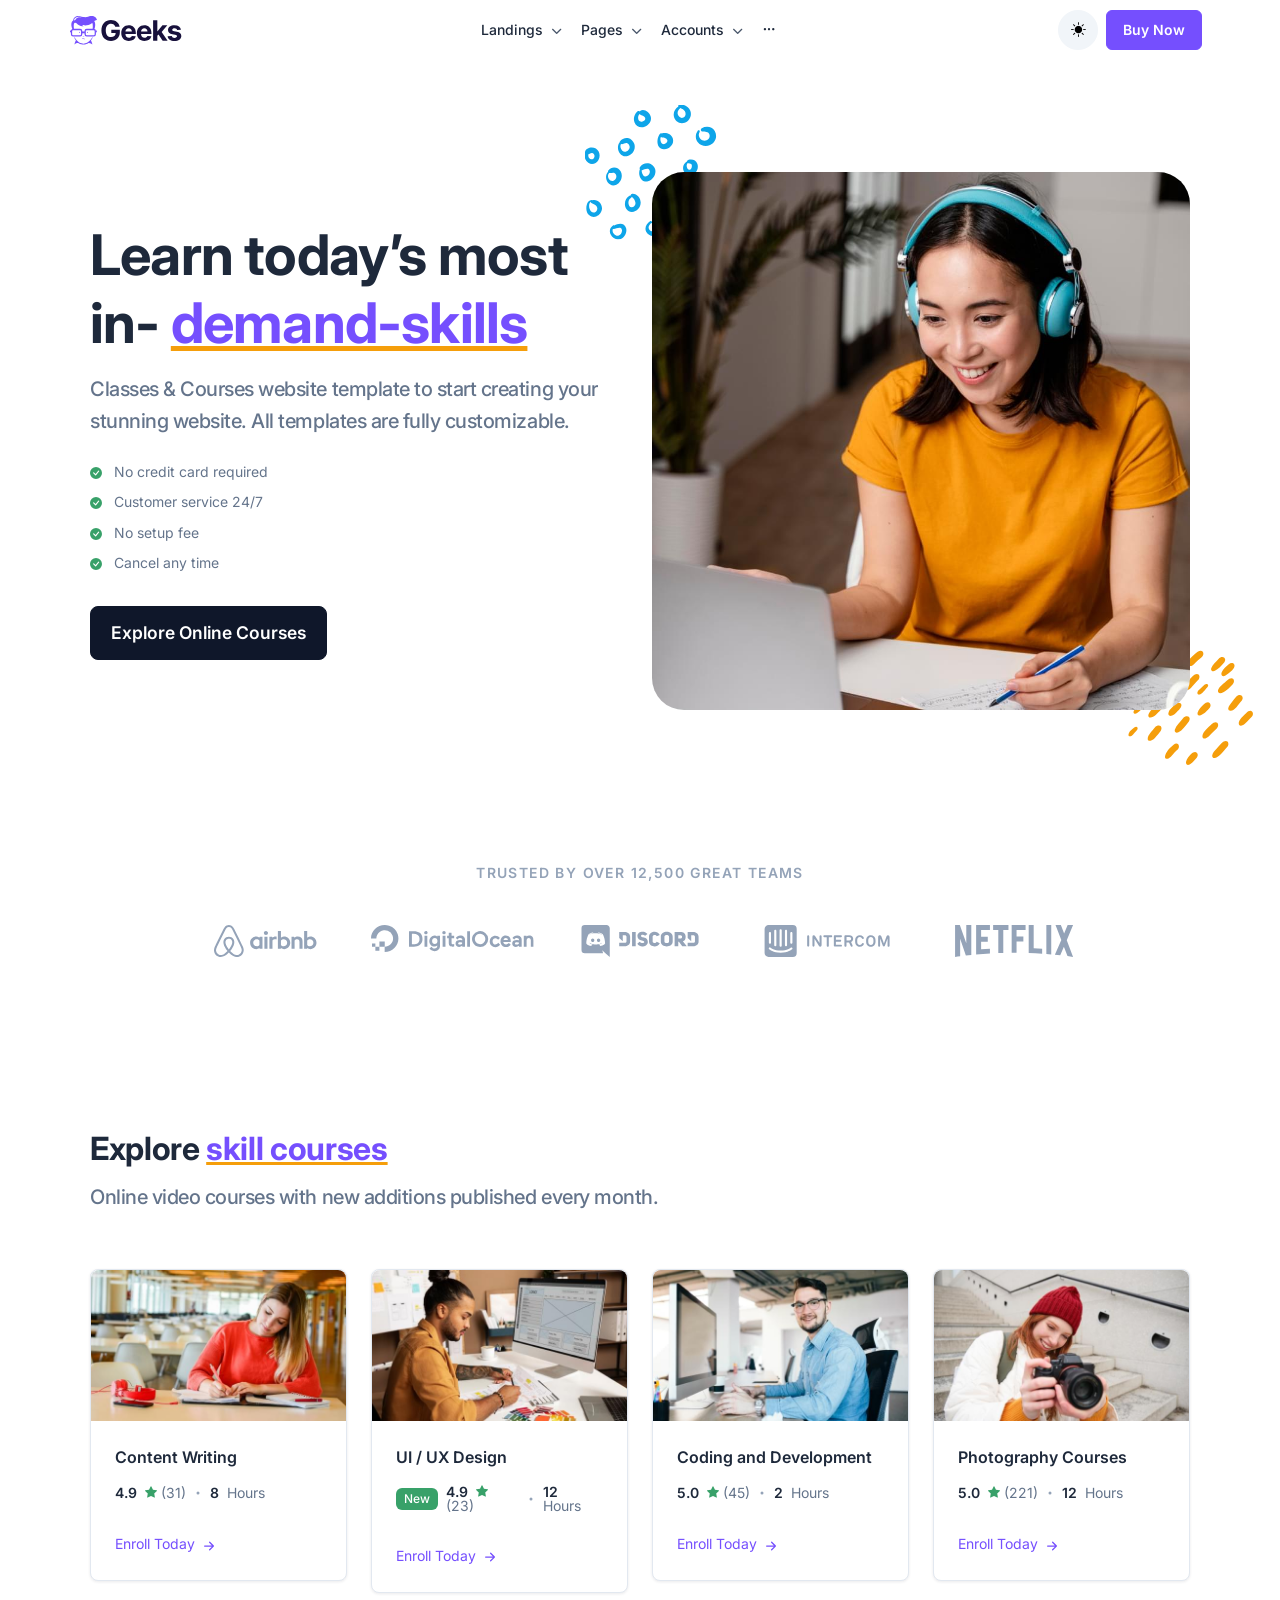
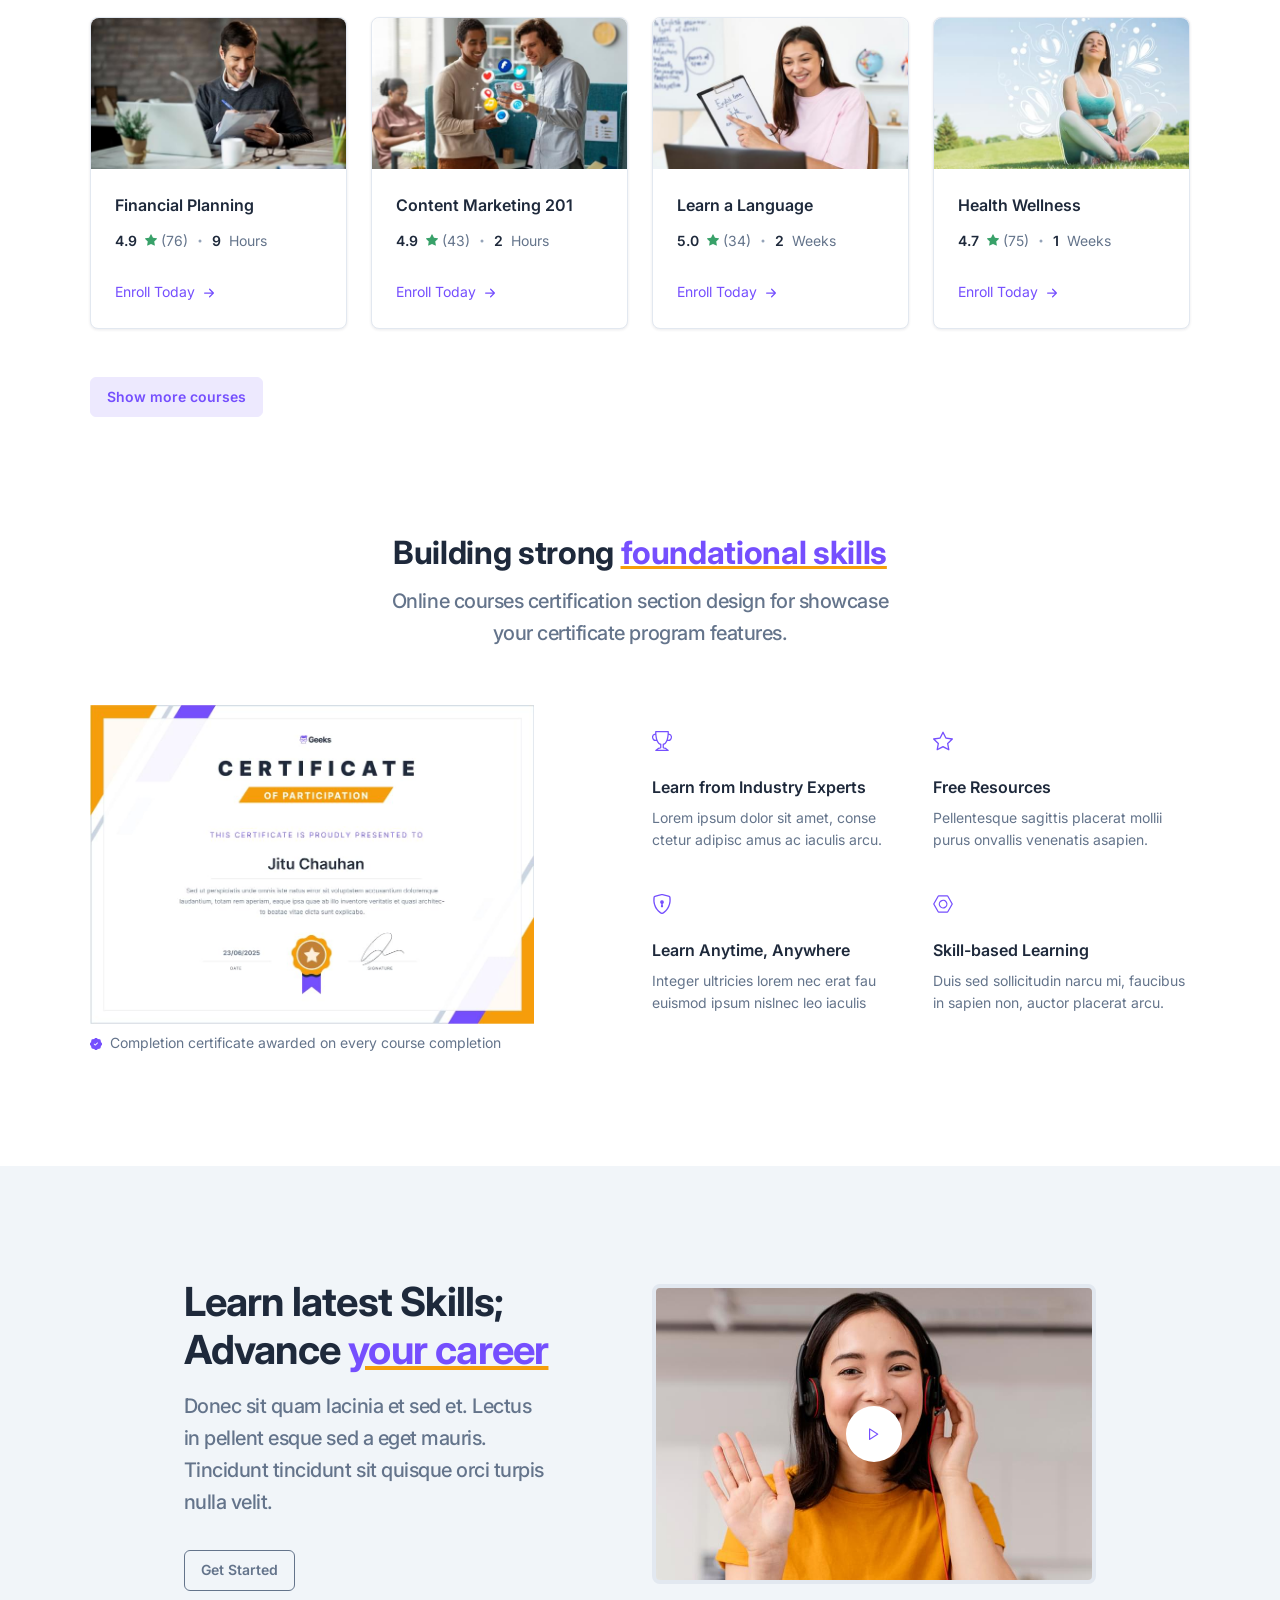
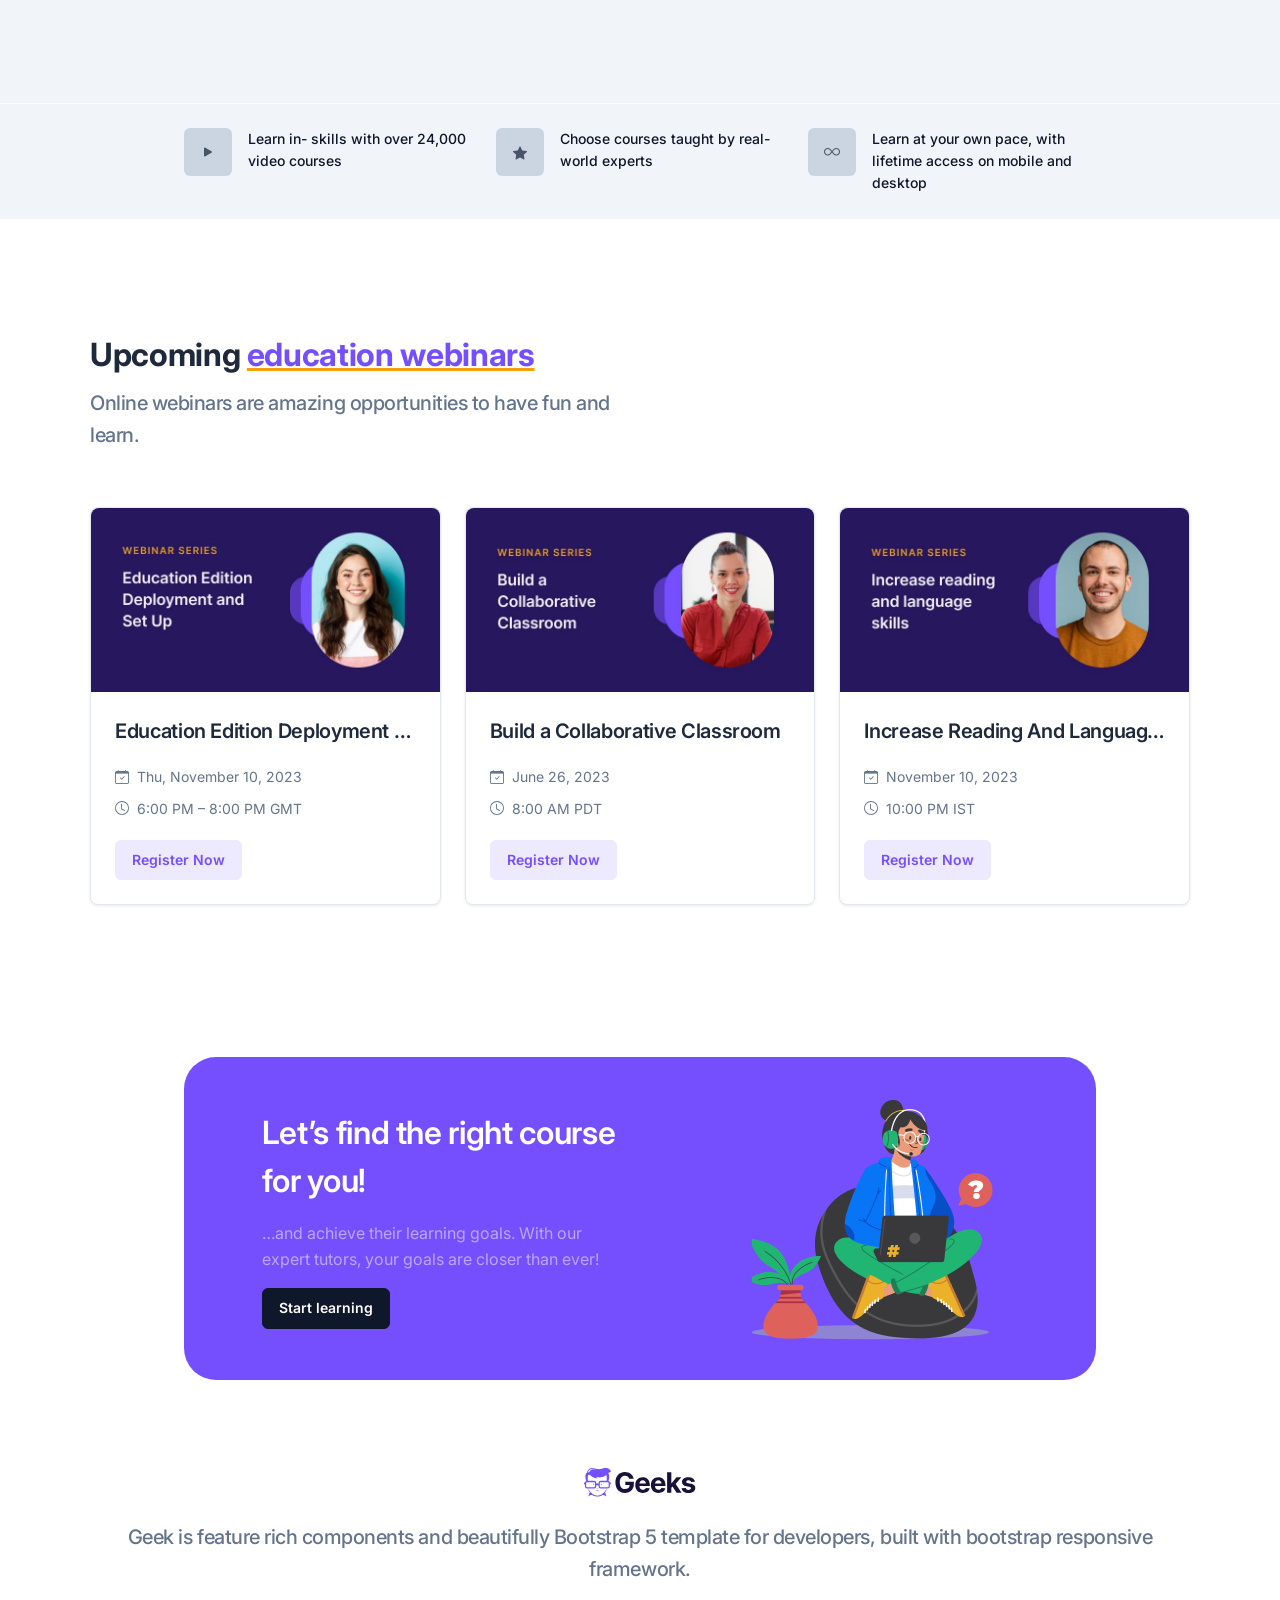
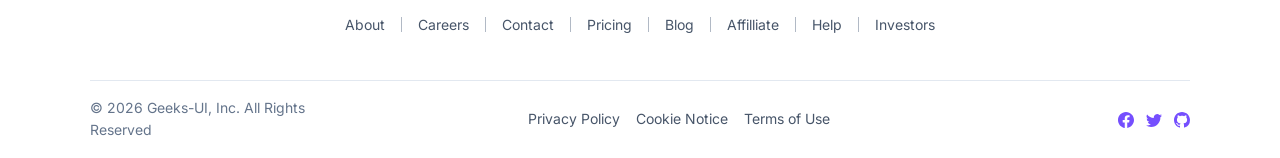
<file: code/education/pages/landings/landing-education.html>
<!doctype html>
<html lang="en">
    <head>
        <link rel="stylesheet" href="../../assets/libs/glightbox/dist/css/glightbox.min.css">
        <!-- Required meta tags -->
<meta charset="utf-8" />
<meta name="viewport" content="width=device-width, initial-scale=1" />
<meta name="description" content="" />
<meta name="keywords" content="" />
<meta name="author" content="Codescandy" />

<!-- Favicon icon-->
<link rel="shortcut icon" type="image/x-icon" href="../../assets/images/favicon/favicon.ico" />

<!-- darkmode js -->
<script src="../../assets/js/vendors/darkMode.js"></script>

<!-- Libs CSS -->
<link href="../../assets/fonts/feather/feather.css" rel="stylesheet" />
<link href="../../assets/libs/bootstrap-icons/font/bootstrap-icons.min.css" rel="stylesheet" />
<link href="../../assets/libs/simplebar/dist/simplebar.min.css" rel="stylesheet" />

<!-- Theme CSS -->
<link rel="stylesheet" href="../../assets/css/theme.min.css">

        <link rel="canonical" href="https://geeksui.codescandy.com/geeks/pages/landings/landing-education.html">
        <title>Education - Geeks Bootstrap 5 Template</title>
    </head>

    <body class="bg-white">
        <!-- Page content -->
        <!-- Navbar -->
        <!-- navbar login -->
<nav class="navbar navbar-expand-lg shadow-none">
    <div class="container px-0">
        <a class="navbar-brand" href="../../index.html"><img src="../../assets/images/brand/logo/logo.svg" alt="Geeks" /></a>
        <div class="d-flex align-items-center order-lg-3">
            <div class="d-flex align-items-center">
                <div class="dropdown me-2">
                    <button class="btn btn-light btn-icon rounded-circle d-flex align-items-center" type="button" aria-expanded="false" data-bs-toggle="dropdown" aria-label="Toggle theme (auto)">
                        <i class="bi theme-icon-active"></i>
                        <span class="visually-hidden bs-theme-text">Toggle theme</span>
                    </button>
                    <ul class="dropdown-menu dropdown-menu-end shadow" aria-labelledby="bs-theme-text">
                        <li>
                            <button type="button" class="dropdown-item d-flex align-items-center" data-bs-theme-value="light" aria-pressed="false">
                                <i class="bi theme-icon bi-sun-fill"></i>
                                <span class="ms-2">Light</span>
                            </button>
                        </li>
                        <li>
                            <button type="button" class="dropdown-item d-flex align-items-center" data-bs-theme-value="dark" aria-pressed="false">
                                <i class="bi theme-icon bi-moon-stars-fill"></i>
                                <span class="ms-2">Dark</span>
                            </button>
                        </li>
                        <li>
                            <button type="button" class="dropdown-item d-flex align-items-center active" data-bs-theme-value="auto" aria-pressed="true">
                                <i class="bi theme-icon bi-circle-half"></i>
                                <span class="ms-2">Auto</span>
                            </button>
                        </li>
                    </ul>
                </div>
                <div class="d-none d-md-block me-2">
                    <a href="https://themes.getbootstrap.com/product/geeks-academy-admin-template/" class="btn btn-primary">Buy Now</a>
                </div>
            </div>
            <div>
                <button
                    class="navbar-toggler collapsed"
                    type="button"
                    data-bs-toggle="collapse"
                    data-bs-target="#navbar-default"
                    aria-controls="navbar-default"
                    aria-expanded="false"
                    aria-label="Toggle navigation">
                    <span class="icon-bar top-bar mt-0"></span>
                    <span class="icon-bar middle-bar"></span>
                    <span class="icon-bar bottom-bar"></span>
                </button>
            </div>
        </div>
        <!-- Button -->

        <!-- Collapse -->
        <div class="collapse navbar-collapse" id="navbar-default">
            <ul class="navbar-nav mx-auto">
                <li class="nav-item dropdown">
                    <a class="nav-link dropdown-toggle" href="#" id="navbarLanding" data-bs-toggle="dropdown" aria-haspopup="true" aria-expanded="false">Landings</a>
                    <ul class="dropdown-menu" aria-labelledby="navbarLanding">
                        <li>
                            <h4 class="dropdown-header">Landings</h4>
                        </li>

                        <li>
                            <a href="../../pages/landings/landing-education.html" class="dropdown-item justify-content-between">Education</a>
                        </li>
                        <li>
                            <a href="../../pages/landings/home-academy.html" class="dropdown-item justify-content-between">Home Academy</a>
                        </li>
                        <li>
                            <a href="../../pages/landings/landing-courses.html" class="dropdown-item">Courses</a>
                        </li>
                        <li>
                            <a href="../../pages/landings/course-lead.html" class="dropdown-item">Lead Course</a>
                        </li>
                        <li>
                            <a href="../../pages/landings/request-access.html" class="dropdown-item">Request Access</a>
                        </li>
                        <li>
                            <a href="../../pages/landings/landing-sass.html" class="dropdown-item">SaaS</a>
                        </li>

                        <li>
                            <a href="../../pages/landings/landing-job.html" class="dropdown-item justify-content-between">Job Listing</a>
                        </li>
                    </ul>
                </li>
                <li class="nav-item dropdown">
                    <a class="nav-link dropdown-toggle" href="#" id="navbarPages" data-bs-toggle="dropdown" aria-haspopup="true" aria-expanded="false">Pages</a>
                    <ul class="dropdown-menu dropdown-menu-arrow" aria-labelledby="navbarPages">
                        <li class="dropdown-submenu dropend">
                            <a class="dropdown-item dropdown-list-group-item dropdown-toggle" href="#">Courses</a>
                            <ul class="dropdown-menu">
                                <li>
                                    <a class="dropdown-item" href="../../pages/course-single.html">Course Single</a>
                                </li>
                                <li>
                                    <a class="dropdown-item" href="../../pages/course-single-v2.html">Course Single v2</a>
                                </li>
                                <li>
                                    <a class="dropdown-item" href="../../pages/course-resume.html">Course Resume</a>
                                </li>
                                <li>
                                    <a class="dropdown-item" href="../../pages/course-category.html">Course Category</a>
                                </li>
                                <li>
                                    <a class="dropdown-item" href="../../pages/course-checkout.html">Course Checkout</a>
                                </li>
                                <li>
                                    <a class="dropdown-item" href="../../pages/course-filter-list.html">Course List/Grid</a>
                                </li>
                                <li>
                                    <a class="dropdown-item" href="../../pages/add-course.html">Add New Course</a>
                                </li>
                            </ul>
                        </li>
                        <li class="dropdown-submenu dropend">
                            <a class="dropdown-item dropdown-list-group-item dropdown-toggle" href="#">Paths</a>
                            <ul class="dropdown-menu">
                                <li>
                                    <a href="../../pages/course-path.html" class="dropdown-item">Browse Path</a>
                                </li>
                                <li>
                                    <a href="../../pages/course-path-single.html" class="dropdown-item">Path Single</a>
                                </li>
                            </ul>
                        </li>
                        <li class="dropdown-submenu dropend">
                            <a class="dropdown-item dropdown-list-group-item dropdown-toggle" href="#">Blog</a>
                            <ul class="dropdown-menu">
                                <li>
                                    <a class="dropdown-item" href="../../pages/blog.html">Listing</a>
                                </li>
                                <li>
                                    <a class="dropdown-item" href="../../pages/blog-single.html">Article</a>
                                </li>
                                <li>
                                    <a class="dropdown-item" href="../../pages/blog-category.html">Category</a>
                                </li>
                                <li>
                                    <a class="dropdown-item" href="../../pages/blog-sidebar.html">Sidebar</a>
                                </li>
                            </ul>
                        </li>

                        <li class="dropdown-submenu dropend">
                            <a class="dropdown-item dropdown-list-group-item dropdown-toggle" href="#">Career</a>
                            <ul class="dropdown-menu">
                                <li>
                                    <a class="dropdown-item" href="../../pages/career.html">Overview</a>
                                </li>
                                <li>
                                    <a class="dropdown-item" href="../../pages/career-list.html">Listing</a>
                                </li>
                                <li>
                                    <a class="dropdown-item" href="../../pages/career-single.html">Opening</a>
                                </li>
                            </ul>
                        </li>
                        <li class="dropdown-submenu dropend">
                            <a class="dropdown-item dropdown-list-group-item dropdown-toggle" href="#">Portfolio</a>
                            <ul class="dropdown-menu">
                                <li>
                                    <a class="dropdown-item" href="../../pages/portfolio.html">List</a>
                                </li>
                                <li>
                                    <a class="dropdown-item" href="../../pages/portfolio-single.html">Single</a>
                                </li>
                            </ul>
                        </li>
                        <li class="dropdown-submenu dropend">
                            <a class="dropdown-item dropdown-list-group-item dropdown-toggle" href="#">Job</a>
                            <ul class="dropdown-menu">
                                <li>
                                    <a class="dropdown-item" href="../../pages/landings/landing-job.html">Home</a>
                                </li>
                                <li>
                                    <a class="dropdown-item" href="../../pages/jobs/job-listing.html">List</a>
                                </li>
                                <li>
                                    <a class="dropdown-item" href="../../pages/jobs/job-grid.html">Grid</a>
                                </li>
                                <li>
                                    <a class="dropdown-item" href="../../pages/jobs/job-single.html">Single</a>
                                </li>
                                <li>
                                    <a class="dropdown-item" href="../../pages/jobs/company-list.html">Company List</a>
                                </li>
                                <li>
                                    <a class="dropdown-item" href="../../pages/jobs/company-about.html">Company Single</a>
                                </li>
                            </ul>
                        </li>
                        <li class="dropdown-submenu dropend">
                            <a class="dropdown-item dropdown-list-group-item dropdown-toggle" href="#">Specialty</a>
                            <ul class="dropdown-menu">
                                <li>
                                    <a class="dropdown-item" href="../../pages/coming-soon.html">Coming Soon</a>
                                </li>
                                <li>
                                    <a class="dropdown-item" href="../../pages/404-error.html">Error 404</a>
                                </li>
                                <li>
                                    <a class="dropdown-item" href="../../pages/maintenance-mode.html">Maintenance Mode</a>
                                </li>
                                <li>
                                    <a class="dropdown-item" href="../../pages/terms-condition-page.html">Terms & Conditions</a>
                                </li>
                            </ul>
                        </li>
                        <li>
                            <hr class="mx-3" />
                        </li>

                        <li>
                            <a class="dropdown-item" href="../../pages/about.html">About</a>
                        </li>
                        <li class="dropdown-submenu dropend">
                            <a class="dropdown-item dropdown-list-group-item dropdown-toggle" href="#">Help Center</a>
                            <ul class="dropdown-menu">
                                <li>
                                    <a class="dropdown-item" href="../../pages/help-center.html">Help Center</a>
                                </li>
                                <li>
                                    <a class="dropdown-item" href="../../pages/help-center-faq.html">FAQ's</a>
                                </li>
                                <li>
                                    <a class="dropdown-item" href="../../pages/help-center-guide.html">Guide</a>
                                </li>
                                <li>
                                    <a class="dropdown-item" href="../../pages/help-center-guide-single.html">Guide Single</a>
                                </li>
                                <li>
                                    <a class="dropdown-item" href="../../pages/help-center-support.html">Support</a>
                                </li>
                            </ul>
                        </li>
                        <li>
                            <a class="dropdown-item" href="../../pages/pricing.html">Pricing</a>
                        </li>
                        <li>
                            <a class="dropdown-item" href="../../pages/compare-plan.html">Compare Plan</a>
                        </li>

                        <li>
                            <a class="dropdown-item" href="../../pages/contact.html">Contact</a>
                        </li>
                    </ul>
                </li>
                <li class="nav-item dropdown">
                    <a class="nav-link dropdown-toggle" href="#" id="navbarAccount" data-bs-toggle="dropdown" aria-haspopup="true" aria-expanded="false">Accounts</a>
                    <ul class="dropdown-menu dropdown-menu-arrow" aria-labelledby="navbarAccount">
                        <li>
                            <h4 class="dropdown-header">Accounts</h4>
                        </li>
                        <li class="dropdown-submenu dropend">
                            <a class="dropdown-item dropdown-list-group-item dropdown-toggle" href="#">Instructor</a>
                            <ul class="dropdown-menu">
                                <li class="text-wrap">
                                    <h5 class="dropdown-header text-dark">Instructor</h5>
                                    <p class="dropdown-text mb-0">Instructor dashboard for manage courses and earning.</p>
                                </li>
                                <li>
                                    <hr class="mx-3" />
                                </li>
                                <li>
                                    <a class="dropdown-item" href="../../pages/dashboard-instructor.html">Dashboard</a>
                                </li>
                                <li>
                                    <a class="dropdown-item" href="../../pages/instructor-profile.html">Profile</a>
                                </li>
                                <li>
                                    <a class="dropdown-item" href="../../pages/instructor-courses.html">My Courses</a>
                                </li>
                                <li>
                                    <a class="dropdown-item" href="../../pages/instructor-order.html">Orders</a>
                                </li>
                                <li>
                                    <a class="dropdown-item" href="../../pages/instructor-reviews.html">Reviews</a>
                                </li>
                                <li>
                                    <a class="dropdown-item" href="../../pages/instructor-students.html">Students</a>
                                </li>
                                <li>
                                    <a class="dropdown-item" href="../../pages/instructor-payouts.html">Payouts</a>
                                </li>
                                <li>
                                    <a class="dropdown-item" href="../../pages/instructor-earning.html">Earning</a>
                                </li>
                                <li class="dropdown-submenu dropend">
                                    <a class="dropdown-item dropdown-list-group-item dropdown-toggle" href="#">
                                        Quiz
                                        <span class="badge bg-primary ms-1">New</span>
                                    </a>
                                    <ul class="dropdown-menu">
                                        <li>
                                            <a class="dropdown-item" href="../../pages/instructor-quiz.html">Quiz</a>
                                        </li>
                                        <li>
                                            <a class="dropdown-item" href="../../pages/instructor-quiz-details.html">Single</a>
                                        </li>
                                        <li>
                                            <a class="dropdown-item" href="../../pages/instructor-quiz-result.html">Result</a>
                                        </li>
                                    </ul>
                                </li>
                            </ul>
                        </li>
                        <li class="dropdown-submenu dropend">
                            <a class="dropdown-item dropdown-list-group-item dropdown-toggle" href="#">Students</a>
                            <ul class="dropdown-menu">
                                <li class="text-wrap">
                                    <h5 class="dropdown-header text-dark">Students</h5>
                                    <p class="dropdown-text mb-0">Students dashboard to manage your courses and subscriptions.</p>
                                </li>
                                <li>
                                    <hr class="mx-3" />
                                </li>
                                <li>
                                    <a class="dropdown-item" href="../../pages/dashboard-student.html">Dashboard</a>
                                </li>
                                <li>
                                    <a class="dropdown-item" href="../../pages/student-subscriptions.html">Subscriptions</a>
                                </li>
                                <li>
                                    <a class="dropdown-item" href="../../pages/payment-method.html">Payments</a>
                                </li>
                                <li>
                                    <a class="dropdown-item" href="../../pages/billing-info.html">Billing Info</a>
                                </li>
                                <li>
                                    <a class="dropdown-item" href="../../pages/invoice.html">Invoice</a>
                                </li>
                                <li>
                                    <a class="dropdown-item" href="../../pages/invoice-details.html">Invoice Details</a>
                                </li>
                                <li>
                                    <a class="dropdown-item" href="../../pages/dashboard-student.html">Bookmarked</a>
                                </li>
                                <li>
                                    <a class="dropdown-item" href="../../pages/dashboard-student.html">My Path</a>
                                </li>
                                <li class="dropdown-submenu dropend">
                                    <a class="dropdown-item dropdown-list-group-item dropdown-toggle" href="#">
                                        Quiz
                                        <span class="badge bg-primary ms-1">New</span>
                                    </a>
                                    <ul class="dropdown-menu">
                                        <li>
                                            <a class="dropdown-item" href="../../pages/student-quiz.html">Quiz</a>
                                        </li>
                                        <li>
                                            <a class="dropdown-item" href="../../pages/student-quiz-attempt.html">Attempt</a>
                                        </li>
                                        <li>
                                            <a class="dropdown-item" href="../../pages/student-quiz-start.html">Start</a>
                                        </li>
                                        <li>
                                            <a class="dropdown-item" href="../../pages/student-quiz-result.html">Result</a>
                                        </li>
                                    </ul>
                                </li>
                            </ul>
                        </li>
                        <li class="dropdown-submenu dropend">
                            <a class="dropdown-item dropdown-list-group-item dropdown-toggle" href="#">Admin</a>
                            <ul class="dropdown-menu">
                                <li class="text-wrap">
                                    <h5 class="dropdown-header text-dark">Master Admin</h5>
                                    <p class="dropdown-text mb-0">Master admin dashboard to manage courses, user, site setting , and work with amazing apps.</p>
                                </li>
                                <li>
                                    <hr class="mx-3" />
                                </li>
                                <li class="px-3 d-grid">
                                    <a href="../../pages/dashboard/admin-dashboard.html" class="btn btn-sm btn-primary">Go to Dashboard</a>
                                </li>
                            </ul>
                        </li>
                        <li>
                            <hr class="mx-3" />
                        </li>
                        <li>
                            <a class="dropdown-item" href="../../pages/sign-in.html">Sign In</a>
                        </li>
                        <li>
                            <a class="dropdown-item" href="../../pages/sign-up.html">Sign Up</a>
                        </li>
                        <li>
                            <a class="dropdown-item" href="../../pages/forget-password.html">Forgot Password</a>
                        </li>
                        <li>
                            <a class="dropdown-item" href="../../pages/profile-edit.html">Edit Profile</a>
                        </li>
                        <li>
                            <a class="dropdown-item" href="../../pages/security.html">Security</a>
                        </li>
                        <li>
                            <a class="dropdown-item" href="../../pages/social-profile.html">Social Profiles</a>
                        </li>
                        <li>
                            <a class="dropdown-item" href="../../pages/notifications.html">Notifications</a>
                        </li>
                        <li>
                            <a class="dropdown-item" href="../../pages/profile-privacy.html">Privacy Settings</a>
                        </li>
                        <li>
                            <a class="dropdown-item" href="../../pages/delete-profile.html">Delete Profile</a>
                        </li>
                        <li>
                            <a class="dropdown-item" href="../../pages/linked-accounts.html">Linked Accounts</a>
                        </li>
                    </ul>
                </li>
                <li class="nav-item dropdown">
                    <a class="nav-link" href="#" id="navbarDropdown" role="button" data-bs-toggle="dropdown" aria-haspopup="true" aria-expanded="false">
                        <i class="fe fe-more-horizontal"></i>
                    </a>
                    <div class="dropdown-menu dropdown-menu-md" aria-labelledby="navbarDropdown">
                        <div class="list-group">
                            <a class="list-group-item list-group-item-action border-0" href="../../docs/index.html">
                                <div class="d-flex align-items-center">
                                    <i class="fe fe-file-text fs-3 text-primary"></i>
                                    <div class="ms-3">
                                        <h5 class="mb-0">Documentations</h5>
                                        <p class="mb-0 fs-6">Browse the all documentation</p>
                                    </div>
                                </div>
                            </a>
                            <a class="list-group-item list-group-item-action border-0" href="../../docs/bootstrap-5-snippets.html">
                                <div class="d-flex align-items-center">
                                    <i class="bi bi-files fs-3 text-primary"></i>
                                    <div class="ms-3">
                                        <h5 class="mb-0">Snippet</h5>
                                        <p class="mb-0 fs-6">Bunch of Snippet</p>
                                    </div>
                                </div>
                            </a>
                            <a class="list-group-item list-group-item-action border-0" href="../../docs/changelog.html">
                                <div class="d-flex align-items-center">
                                    <i class="fe fe-layers fs-3 text-primary"></i>
                                    <div class="ms-3">
                                        <h5 class="mb-0">
                                            Changelog
                                            <span class="text-primary ms-1" id="changelog"></span>
                                        </h5>
                                        <p class="mb-0 fs-6">See what's new</p>
                                    </div>
                                </div>
                            </a>
                            <a class="list-group-item list-group-item-action border-0" href="https://geeksui.codescandy.com/geeks-rtl/" target="_blank">
                                <div class="d-flex align-items-center">
                                    <i class="fe fe-toggle-right fs-3 text-primary"></i>
                                    <div class="ms-3">
                                        <h5 class="mb-0">RTL demo</h5>
                                        <p class="mb-0 fs-6">RTL Pages</p>
                                    </div>
                                </div>
                            </a>
                        </div>
                    </div>
                </li>
            </ul>
        </div>
    </div>
</nav>


        <!-- section -->
        <main>
            <!--learn today-->
            <section class="py-lg-8 py-6">
                <div class="container my-lg-8">
                    <div class="row d-flex align-items-center">
                        <div class="col-xxl-5 col-xl-6 col-lg-6 col-12">
                            <h1 class="display-2 fw-bold mb-3">
                                Learn today’s most in-
                                <u class="text-warning"><span class="text-primary">demand-skills</span></u>
                            </h1>
                            <p class="lead mb-4">Classes & Courses website template to start creating your stunning website. All templates are fully customizable.</p>
                            <ul class="list-unstyled mb-5">
                                <li class="mb-2">
                                    <svg xmlns="http://www.w3.org/2000/svg" width="12" height="12" fill="var(--gk-success)" class="bi bi-check-circle-fill" viewBox="0 0 16 16">
                                        <path
                                            d="M16 8A8 8 0 1 1 0 8a8 8 0 0 1 16 0zm-3.97-3.03a.75.75 0 0 0-1.08.022L7.477 9.417 5.384 7.323a.75.75 0 0 0-1.06 1.06L6.97 11.03a.75.75 0 0 0 1.079-.02l3.992-4.99a.75.75 0 0 0-.01-1.05z" />
                                    </svg>
                                    <span class="ms-2">No credit card required</span>
                                </li>
                                <li class="mb-2">
                                    <svg xmlns="http://www.w3.org/2000/svg" width="12" height="12" fill="var(--gk-success)" class="bi bi-check-circle-fill" viewBox="0 0 16 16">
                                        <path
                                            d="M16 8A8 8 0 1 1 0 8a8 8 0 0 1 16 0zm-3.97-3.03a.75.75 0 0 0-1.08.022L7.477 9.417 5.384 7.323a.75.75 0 0 0-1.06 1.06L6.97 11.03a.75.75 0 0 0 1.079-.02l3.992-4.99a.75.75 0 0 0-.01-1.05z" />
                                    </svg>
                                    <span class="ms-2">Customer service 24/7</span>
                                </li>
                                <li class="mb-2">
                                    <svg xmlns="http://www.w3.org/2000/svg" width="12" height="12" fill="var(--gk-success)" class="bi bi-check-circle-fill" viewBox="0 0 16 16">
                                        <path
                                            d="M16 8A8 8 0 1 1 0 8a8 8 0 0 1 16 0zm-3.97-3.03a.75.75 0 0 0-1.08.022L7.477 9.417 5.384 7.323a.75.75 0 0 0-1.06 1.06L6.97 11.03a.75.75 0 0 0 1.079-.02l3.992-4.99a.75.75 0 0 0-.01-1.05z" />
                                    </svg>
                                    <span class="ms-2">No setup fee</span>
                                </li>
                                <li class="mb-2">
                                    <svg xmlns="http://www.w3.org/2000/svg" width="12" height="12" fill="var(--gk-success)" class="bi bi-check-circle-fill" viewBox="0 0 16 16">
                                        <path
                                            d="M16 8A8 8 0 1 1 0 8a8 8 0 0 1 16 0zm-3.97-3.03a.75.75 0 0 0-1.08.022L7.477 9.417 5.384 7.323a.75.75 0 0 0-1.06 1.06L6.97 11.03a.75.75 0 0 0 1.079-.02l3.992-4.99a.75.75 0 0 0-.01-1.05z" />
                                    </svg>
                                    <span class="ms-2">Cancel any time</span>
                                </li>
                            </ul>
                            <a href="#!" class="btn btn-dark btn-lg">Explore Online Courses</a>
                        </div>
                        <div class="col-xxl-5 offset-xxl-1 col-xl-6 col-lg-6 col-12 d-lg-flex justify-content-end">
                            <div class="mt-8 mt-lg-0 position-relative">
                                <div class="position-absolute top-0 start-0 translate-middle d-none d-md-block">
                                    <img src="../../assets/images/svg/graphics-2.svg" alt="graphics-2">
                                </div>
                                <img src="../../assets/images/education/skils.jpg" alt="online course" class="img-fluid rounded-4 w-100 z-1 position-relative">
                                <div class="position-absolute top-100 start-100 translate-middle d-none d-md-block">
                                    <img src="../../assets/images/svg/graphics-1.svg" alt="graphics-1">
                                </div>
                            </div>
                        </div>
                    </div>
                </div>
            </section>
            <!--learn today-->
            <!--trusted-->
            <div class="py-6">
                <div class="container text-center">
                    <div class="row">
                        <div class="col-xl-12 col-md-12 col-12">
                            <div class="text-center mb-6">
                                <span class="text-uppercase text-gray-400 ls-md fw-semibold">Trusted by over 12,500 great teams</span>
                            </div>
                        </div>
                        <div class="col-xl-10 offset-xl-1">
                            <div class="table-responsive-lg">
                                <div class="row row-cols-lg-5 row-cols-md-3 row-cols-2 g-4 flex-nowrap">
                                    <div class="col">
                                        <div class="text-center mb-3">
                                            <img src="../../assets/images/brand/gray-logo-airbnb.svg" alt="airbnb" class="img-fluid">
                                        </div>
                                    </div>
                                    <div class="col">
                                        <div class="text-center mb-3">
                                            <img src="../../assets/images/brand/gray-logo-digitalocean.svg" alt="digitalocean" class="img-fluid">
                                        </div>
                                    </div>
                                    <div class="col">
                                        <div class="text-center mb-3">
                                            <img src="../../assets/images/brand/gray-logo-discord.svg" alt="discord" class="img-fluid">
                                        </div>
                                    </div>
                                    <div class="col">
                                        <div class="text-center mb-3">
                                            <img src="../../assets/images/brand/gray-logo-intercom.svg" alt="intercom" class="img-fluid">
                                        </div>
                                    </div>
                                    <div class="col">
                                        <div class="text-center mb-3">
                                            <img src="../../assets/images/brand/gray-logo-netflix.svg" alt="netflix" class="img-fluid">
                                        </div>
                                    </div>
                                </div>
                            </div>
                        </div>
                    </div>
                </div>
            </div>
            <!--trusted-->
            <!--explor skill-->
            <section class="py-lg-8 py-6">
                <div class="container my-lg-8">
                    <div class="row">
                        <div class="col-xl-12 col-md-12 col-12">
                            <div class="mb-6 mb-lg-8">
                                <h2 class="h1 fw-bold">
                                    Explore
                                    <u class="text-warning"><span class="text-primary">skill courses</span></u>
                                </h2>
                                <p class="mb-0 lead">Online video courses with new additions published every month.</p>
                            </div>
                        </div>
                    </div>
                    <div class="row">
                        <div class="col-xl-3 col-md-6 col-12">
                            <div class="card mb-4 card-hover border">
                                <a href="#!">
                                    <img src="../../assets/images/education/edu-img-1.jpg" alt="writing" class="img-fluid w-100 rounded-top-3">
                                </a>
                                <div class="card-body">
                                    <h4 class="mb-3">
                                        <a href="#!" class="text-inherit">Content Writing</a>
                                    </h4>
                                    <div class="d-flex align-items-center mb-5 lh-1">
                                        <div>
                                            <span class="text-inherit fw-semibold">4.9</span>
                                            <span class="ms-1">
                                                <svg xmlns="http://www.w3.org/2000/svg" width="12" height="12" fill="var(--gk-success)" class="bi bi-star-fill align-baseline" viewBox="0 0 16 16">
                                                    <path
                                                        d="M3.612 15.443c-.386.198-.824-.149-.746-.592l.83-4.73L.173 6.765c-.329-.314-.158-.888.283-.95l4.898-.696L7.538.792c.197-.39.73-.39.927 0l2.184 4.327 4.898.696c.441.062.612.636.282.95l-3.522 3.356.83 4.73c.078.443-.36.79-.746.592L8 13.187l-4.389 2.256z" />
                                                </svg>
                                                (31)
                                            </span>
                                        </div>

                                        <div class="mx-1">
                                            <svg xmlns="http://www.w3.org/2000/svg" width="16" height="16" fill="var(--gk-gray-400)" class="bi bi-dot" viewBox="0 0 16 16">
                                                <path d="M8 9.5a1.5 1.5 0 1 0 0-3 1.5 1.5 0 0 0 0 3z" />
                                            </svg>
                                        </div>
                                        <div>
                                            <span class="text-inherit fw-semibold me-1">8</span>
                                            Hours
                                        </div>
                                    </div>
                                    <a href="#!">
                                        Enroll Today
                                        <span>
                                            <svg xmlns="http://www.w3.org/2000/svg" width="20" height="20" fill="currentColor" class="bi bi-arrow-right-short" viewBox="0 0 16 16">
                                                <path
                                                    fill-rule="evenodd"
                                                    d="M4 8a.5.5 0 0 1 .5-.5h5.793L8.146 5.354a.5.5 0 1 1 .708-.708l3 3a.5.5 0 0 1 0 .708l-3 3a.5.5 0 0 1-.708-.708L10.293 8.5H4.5A.5.5 0 0 1 4 8z" />
                                            </svg>
                                        </span>
                                    </a>
                                </div>
                            </div>
                        </div>
                        <div class="col-xl-3 col-md-6 col-12">
                            <div class="card mb-4 card-hover border">
                                <a href="#!">
                                    <img src="../../assets/images/education/edu-img-2.jpg" alt="design" class="img-fluid w-100 rounded-top-3">
                                </a>
                                <div class="card-body">
                                    <h4 class="mb-3">
                                        <a href="#!" class="text-inherit">UI / UX Design</a>
                                    </h4>
                                    <div class="d-flex align-items-center mb-5 lh-1">
                                        <span class="badge bg-success me-2">New</span>
                                        <div>
                                            <span class="text-inherit fw-semibold">4.9</span>
                                            <span class="ms-1">
                                                <svg xmlns="http://www.w3.org/2000/svg" width="12" height="12" fill="var(--gk-success)" class="bi bi-star-fill align-baseline" viewBox="0 0 16 16">
                                                    <path
                                                        d="M3.612 15.443c-.386.198-.824-.149-.746-.592l.83-4.73L.173 6.765c-.329-.314-.158-.888.283-.95l4.898-.696L7.538.792c.197-.39.73-.39.927 0l2.184 4.327 4.898.696c.441.062.612.636.282.95l-3.522 3.356.83 4.73c.078.443-.36.79-.746.592L8 13.187l-4.389 2.256z" />
                                                </svg>
                                                (23)
                                            </span>
                                        </div>
                                        <div class="mx-1">
                                            <svg xmlns="http://www.w3.org/2000/svg" width="16" height="16" fill="var(--gk-gray-400)" class="bi bi-dot" viewBox="0 0 16 16">
                                                <path d="M8 9.5a1.5 1.5 0 1 0 0-3 1.5 1.5 0 0 0 0 3z" />
                                            </svg>
                                        </div>
                                        <div>
                                            <span class="text-inherit fw-semibold me-1">12</span>
                                            Hours
                                        </div>
                                    </div>
                                    <a href="#!">
                                        Enroll Today
                                        <span>
                                            <svg xmlns="http://www.w3.org/2000/svg" width="20" height="20" fill="currentColor" class="bi bi-arrow-right-short" viewBox="0 0 16 16">
                                                <path
                                                    fill-rule="evenodd"
                                                    d="M4 8a.5.5 0 0 1 .5-.5h5.793L8.146 5.354a.5.5 0 1 1 .708-.708l3 3a.5.5 0 0 1 0 .708l-3 3a.5.5 0 0 1-.708-.708L10.293 8.5H4.5A.5.5 0 0 1 4 8z" />
                                            </svg>
                                        </span>
                                    </a>
                                </div>
                            </div>
                        </div>
                        <div class="col-xl-3 col-md-6 col-12">
                            <div class="card mb-4 card-hover border">
                                <a href="#!">
                                    <img src="../../assets/images/education/edu-img-3.jpg" alt="development" class="img-fluid w-100 rounded-top-3">
                                </a>
                                <div class="card-body">
                                    <h4 class="mb-3">
                                        <a href="#!" class="text-inherit">Coding and Development</a>
                                    </h4>
                                    <div class="d-flex align-items-center mb-5 lh-1">
                                        <div>
                                            <span class="text-inherit fw-semibold">5.0</span>
                                            <span class="ms-1">
                                                <svg xmlns="http://www.w3.org/2000/svg" width="12" height="12" fill="var(--gk-success)" class="bi bi-star-fill align-baseline" viewBox="0 0 16 16">
                                                    <path
                                                        d="M3.612 15.443c-.386.198-.824-.149-.746-.592l.83-4.73L.173 6.765c-.329-.314-.158-.888.283-.95l4.898-.696L7.538.792c.197-.39.73-.39.927 0l2.184 4.327 4.898.696c.441.062.612.636.282.95l-3.522 3.356.83 4.73c.078.443-.36.79-.746.592L8 13.187l-4.389 2.256z" />
                                                </svg>
                                                (45)
                                            </span>
                                        </div>
                                        <div class="mx-1">
                                            <svg xmlns="http://www.w3.org/2000/svg" width="16" height="16" fill="var(--gk-gray-400)" class="bi bi-dot" viewBox="0 0 16 16">
                                                <path d="M8 9.5a1.5 1.5 0 1 0 0-3 1.5 1.5 0 0 0 0 3z" />
                                            </svg>
                                        </div>
                                        <div>
                                            <span class="text-inherit fw-semibold me-1">2</span>
                                            Hours
                                        </div>
                                    </div>
                                    <a href="#!">
                                        Enroll Today
                                        <span>
                                            <svg xmlns="http://www.w3.org/2000/svg" width="20" height="20" fill="currentColor" class="bi bi-arrow-right-short" viewBox="0 0 16 16">
                                                <path
                                                    fill-rule="evenodd"
                                                    d="M4 8a.5.5 0 0 1 .5-.5h5.793L8.146 5.354a.5.5 0 1 1 .708-.708l3 3a.5.5 0 0 1 0 .708l-3 3a.5.5 0 0 1-.708-.708L10.293 8.5H4.5A.5.5 0 0 1 4 8z" />
                                            </svg>
                                        </span>
                                    </a>
                                </div>
                            </div>
                        </div>
                        <div class="col-xl-3 col-md-6 col-12">
                            <div class="card mb-4 card-hover border">
                                <a href="#!">
                                    <img src="../../assets/images/education/edu-img-4.jpg" alt="photography" class="img-fluid w-100 rounded-top-3">
                                </a>
                                <div class="card-body">
                                    <h4 class="mb-3">
                                        <a href="#!" class="text-inherit">Photography Courses</a>
                                    </h4>
                                    <div class="d-flex align-items-center mb-5 lh-1">
                                        <div>
                                            <span class="text-inherit fw-semibold">5.0</span>
                                            <span class="ms-1">
                                                <svg xmlns="http://www.w3.org/2000/svg" width="12" height="12" fill="var(--gk-success)" class="bi bi-star-fill align-baseline" viewBox="0 0 16 16">
                                                    <path
                                                        d="M3.612 15.443c-.386.198-.824-.149-.746-.592l.83-4.73L.173 6.765c-.329-.314-.158-.888.283-.95l4.898-.696L7.538.792c.197-.39.73-.39.927 0l2.184 4.327 4.898.696c.441.062.612.636.282.95l-3.522 3.356.83 4.73c.078.443-.36.79-.746.592L8 13.187l-4.389 2.256z" />
                                                </svg>
                                                (221)
                                            </span>
                                        </div>
                                        <div class="mx-1">
                                            <svg xmlns="http://www.w3.org/2000/svg" width="16" height="16" fill="var(--gk-gray-400)" class="bi bi-dot" viewBox="0 0 16 16">
                                                <path d="M8 9.5a1.5 1.5 0 1 0 0-3 1.5 1.5 0 0 0 0 3z" />
                                            </svg>
                                        </div>
                                        <div>
                                            <span class="text-inherit fw-semibold me-1">12</span>
                                            Hours
                                        </div>
                                    </div>
                                    <a href="#!">
                                        Enroll Today
                                        <span>
                                            <svg xmlns="http://www.w3.org/2000/svg" width="20" height="20" fill="currentColor" class="bi bi-arrow-right-short" viewBox="0 0 16 16">
                                                <path
                                                    fill-rule="evenodd"
                                                    d="M4 8a.5.5 0 0 1 .5-.5h5.793L8.146 5.354a.5.5 0 1 1 .708-.708l3 3a.5.5 0 0 1 0 .708l-3 3a.5.5 0 0 1-.708-.708L10.293 8.5H4.5A.5.5 0 0 1 4 8z" />
                                            </svg>
                                        </span>
                                    </a>
                                </div>
                            </div>
                        </div>
                        <div class="col-xl-3 col-md-6 col-12">
                            <div class="card mb-4 card-hover border">
                                <a href="#!">
                                    <img src="../../assets/images/education/edu-img-5.jpg" alt="financial" class="img-fluid w-100 rounded-top-3">
                                </a>
                                <div class="card-body">
                                    <h4 class="mb-3">
                                        <a href="#!" class="text-inherit">Financial Planning</a>
                                    </h4>
                                    <div class="d-flex align-items-center mb-5 lh-1">
                                        <div>
                                            <span class="text-inherit fw-semibold">4.9</span>
                                            <span class="ms-1">
                                                <svg xmlns="http://www.w3.org/2000/svg" width="12" height="12" fill="var(--gk-success)" class="bi bi-star-fill align-baseline" viewBox="0 0 16 16">
                                                    <path
                                                        d="M3.612 15.443c-.386.198-.824-.149-.746-.592l.83-4.73L.173 6.765c-.329-.314-.158-.888.283-.95l4.898-.696L7.538.792c.197-.39.73-.39.927 0l2.184 4.327 4.898.696c.441.062.612.636.282.95l-3.522 3.356.83 4.73c.078.443-.36.79-.746.592L8 13.187l-4.389 2.256z" />
                                                </svg>
                                                (76)
                                            </span>
                                        </div>
                                        <div class="mx-1">
                                            <svg xmlns="http://www.w3.org/2000/svg" width="16" height="16" fill="var(--gk-gray-400)" class="bi bi-dot" viewBox="0 0 16 16">
                                                <path d="M8 9.5a1.5 1.5 0 1 0 0-3 1.5 1.5 0 0 0 0 3z" />
                                            </svg>
                                        </div>
                                        <div>
                                            <span class="text-inherit fw-semibold me-1">9</span>
                                            Hours
                                        </div>
                                    </div>
                                    <a href="#!">
                                        Enroll Today
                                        <span>
                                            <svg xmlns="http://www.w3.org/2000/svg" width="20" height="20" fill="currentColor" class="bi bi-arrow-right-short" viewBox="0 0 16 16">
                                                <path
                                                    fill-rule="evenodd"
                                                    d="M4 8a.5.5 0 0 1 .5-.5h5.793L8.146 5.354a.5.5 0 1 1 .708-.708l3 3a.5.5 0 0 1 0 .708l-3 3a.5.5 0 0 1-.708-.708L10.293 8.5H4.5A.5.5 0 0 1 4 8z" />
                                            </svg>
                                        </span>
                                    </a>
                                </div>
                            </div>
                        </div>
                        <div class="col-xl-3 col-md-6 col-12">
                            <div class="card mb-4 card-hover border">
                                <a href="#!">
                                    <img src="../../assets/images/education/edu-img-6.jpg" alt="marketing" class="img-fluid w-100 rounded-top-3">
                                </a>
                                <div class="card-body">
                                    <h4 class="mb-3">
                                        <a href="#!" class="text-inherit">Content Marketing 201</a>
                                    </h4>
                                    <div class="d-flex align-items-center mb-5 lh-1">
                                        <div>
                                            <span class="text-inherit fw-semibold">4.9</span>
                                            <span class="ms-1">
                                                <svg xmlns="http://www.w3.org/2000/svg" width="12" height="12" fill="var(--gk-success)" class="bi bi-star-fill align-baseline" viewBox="0 0 16 16">
                                                    <path
                                                        d="M3.612 15.443c-.386.198-.824-.149-.746-.592l.83-4.73L.173 6.765c-.329-.314-.158-.888.283-.95l4.898-.696L7.538.792c.197-.39.73-.39.927 0l2.184 4.327 4.898.696c.441.062.612.636.282.95l-3.522 3.356.83 4.73c.078.443-.36.79-.746.592L8 13.187l-4.389 2.256z" />
                                                </svg>
                                                (43)
                                            </span>
                                        </div>
                                        <div class="mx-1">
                                            <svg xmlns="http://www.w3.org/2000/svg" width="16" height="16" fill="var(--gk-gray-400)" class="bi bi-dot" viewBox="0 0 16 16">
                                                <path d="M8 9.5a1.5 1.5 0 1 0 0-3 1.5 1.5 0 0 0 0 3z" />
                                            </svg>
                                        </div>
                                        <div>
                                            <span class="text-inherit fw-semibold me-1">2</span>
                                            Hours
                                        </div>
                                    </div>
                                    <a href="#!">
                                        Enroll Today
                                        <span>
                                            <svg xmlns="http://www.w3.org/2000/svg" width="20" height="20" fill="currentColor" class="bi bi-arrow-right-short" viewBox="0 0 16 16">
                                                <path
                                                    fill-rule="evenodd"
                                                    d="M4 8a.5.5 0 0 1 .5-.5h5.793L8.146 5.354a.5.5 0 1 1 .708-.708l3 3a.5.5 0 0 1 0 .708l-3 3a.5.5 0 0 1-.708-.708L10.293 8.5H4.5A.5.5 0 0 1 4 8z" />
                                            </svg>
                                        </span>
                                    </a>
                                </div>
                            </div>
                        </div>
                        <div class="col-xl-3 col-md-6 col-12">
                            <div class="card mb-4 card-hover border">
                                <a href="#!">
                                    <img src="../../assets/images/education/edu-img-7.jpg" alt="language" class="img-fluid w-100 rounded-top-3">
                                </a>
                                <div class="card-body">
                                    <h4 class="mb-3">
                                        <a href="#!" class="text-inherit">Learn a Language</a>
                                    </h4>
                                    <div class="d-flex align-items-center mb-5 lh-1">
                                        <div>
                                            <span class="text-inherit fw-semibold">5.0</span>
                                            <span class="ms-1">
                                                <svg xmlns="http://www.w3.org/2000/svg" width="12" height="12" fill="var(--gk-success)" class="bi bi-star-fill align-baseline" viewBox="0 0 16 16">
                                                    <path
                                                        d="M3.612 15.443c-.386.198-.824-.149-.746-.592l.83-4.73L.173 6.765c-.329-.314-.158-.888.283-.95l4.898-.696L7.538.792c.197-.39.73-.39.927 0l2.184 4.327 4.898.696c.441.062.612.636.282.95l-3.522 3.356.83 4.73c.078.443-.36.79-.746.592L8 13.187l-4.389 2.256z" />
                                                </svg>
                                                (34)
                                            </span>
                                        </div>
                                        <div class="mx-1">
                                            <svg xmlns="http://www.w3.org/2000/svg" width="16" height="16" fill="var(--gk-gray-400)" class="bi bi-dot" viewBox="0 0 16 16">
                                                <path d="M8 9.5a1.5 1.5 0 1 0 0-3 1.5 1.5 0 0 0 0 3z" />
                                            </svg>
                                        </div>
                                        <div>
                                            <span class="text-inherit fw-semibold me-1">2</span>
                                            Weeks
                                        </div>
                                    </div>
                                    <a href="#!">
                                        Enroll Today
                                        <span>
                                            <svg xmlns="http://www.w3.org/2000/svg" width="20" height="20" fill="currentColor" class="bi bi-arrow-right-short" viewBox="0 0 16 16">
                                                <path
                                                    fill-rule="evenodd"
                                                    d="M4 8a.5.5 0 0 1 .5-.5h5.793L8.146 5.354a.5.5 0 1 1 .708-.708l3 3a.5.5 0 0 1 0 .708l-3 3a.5.5 0 0 1-.708-.708L10.293 8.5H4.5A.5.5 0 0 1 4 8z" />
                                            </svg>
                                        </span>
                                    </a>
                                </div>
                            </div>
                        </div>
                        <div class="col-xl-3 col-md-6 col-12">
                            <div class="card mb-4 card-hover border">
                                <a href="#!">
                                    <img src="../../assets/images/education/edu-img-8.jpg" alt="health" class="img-fluid w-100 rounded-top-3">
                                </a>
                                <div class="card-body">
                                    <h4 class="mb-3">
                                        <a href="#!" class="text-inherit">Health Wellness</a>
                                    </h4>
                                    <div class="d-flex align-items-center mb-5 lh-1">
                                        <div>
                                            <span class="text-inherit fw-semibold">4.7</span>
                                            <span class="ms-1">
                                                <svg xmlns="http://www.w3.org/2000/svg" width="12" height="12" fill="var(--gk-success)" class="bi bi-star-fill align-baseline" viewBox="0 0 16 16">
                                                    <path
                                                        d="M3.612 15.443c-.386.198-.824-.149-.746-.592l.83-4.73L.173 6.765c-.329-.314-.158-.888.283-.95l4.898-.696L7.538.792c.197-.39.73-.39.927 0l2.184 4.327 4.898.696c.441.062.612.636.282.95l-3.522 3.356.83 4.73c.078.443-.36.79-.746.592L8 13.187l-4.389 2.256z" />
                                                </svg>
                                                (75)
                                            </span>
                                        </div>
                                        <div class="mx-1">
                                            <svg xmlns="http://www.w3.org/2000/svg" width="16" height="16" fill="var(--gk-gray-400)" class="bi bi-dot" viewBox="0 0 16 16">
                                                <path d="M8 9.5a1.5 1.5 0 1 0 0-3 1.5 1.5 0 0 0 0 3z" />
                                            </svg>
                                        </div>
                                        <div>
                                            <span class="text-inherit fw-semibold me-1">1</span>
                                            Weeks
                                        </div>
                                    </div>
                                    <a href="#!">
                                        Enroll Today
                                        <span>
                                            <svg xmlns="http://www.w3.org/2000/svg" width="20" height="20" fill="currentColor" class="bi bi-arrow-right-short" viewBox="0 0 16 16">
                                                <path
                                                    fill-rule="evenodd"
                                                    d="M4 8a.5.5 0 0 1 .5-.5h5.793L8.146 5.354a.5.5 0 1 1 .708-.708l3 3a.5.5 0 0 1 0 .708l-3 3a.5.5 0 0 1-.708-.708L10.293 8.5H4.5A.5.5 0 0 1 4 8z" />
                                            </svg>
                                        </span>
                                    </a>
                                </div>
                            </div>
                        </div>
                        <div class="col-xl-12 col-md-12 col-12">
                            <div class="mt-4">
                                <a href="#!" class="btn btn-light-primary text-primary">Show more courses</a>
                            </div>
                        </div>
                    </div>
                </div>
            </section>
            <!--explor skill-->
            <!--building strong-->
            <section class="pb-lg-8 pb-6">
                <div class="container mb-lg-8">
                    <div class="row">
                        <div class="col-xl-6 offset-xl-3 col-md-12 col-12">
                            <div class="text-center mb-lg-8 mb-6">
                                <h2 class="h1 fw-bold">
                                    Building strong
                                    <u class="text-warning"><span class="text-primary">foundational skills</span></u>
                                </h2>
                                <p class="lead mb-0">Online courses certification section design for showcase your certificate program features.</p>
                            </div>
                        </div>
                    </div>
                    <div class="row align-items-center">
                        <div class="col-xl-5 col-lg-6 col-md-12 col-12">
                            <div class="mb-6 mb-lg-0">
                                <div class="mb-2">
                                    <img src="../../assets/images/education/certificate.jpg" alt="certificate" class="img-fluid w-100">
                                </div>
                                <div class="d-flex">
                                    <span>
                                        <svg xmlns="http://www.w3.org/2000/svg" width="12" height="12" fill="var(--gk-primary)" class="bi bi-patch-check-fill" viewBox="0 0 16 16">
                                            <path
                                                d="M10.067.87a2.89 2.89 0 0 0-4.134 0l-.622.638-.89-.011a2.89 2.89 0 0 0-2.924 2.924l.01.89-.636.622a2.89 2.89 0 0 0 0 4.134l.637.622-.011.89a2.89 2.89 0 0 0 2.924 2.924l.89-.01.622.636a2.89 2.89 0 0 0 4.134 0l.622-.637.89.011a2.89 2.89 0 0 0 2.924-2.924l-.01-.89.636-.622a2.89 2.89 0 0 0 0-4.134l-.637-.622.011-.89a2.89 2.89 0 0 0-2.924-2.924l-.89.01-.622-.636zm.287 5.984-3 3a.5.5 0 0 1-.708 0l-1.5-1.5a.5.5 0 1 1 .708-.708L7 8.793l2.646-2.647a.5.5 0 0 1 .708.708z" />
                                        </svg>
                                    </span>
                                    <span class="ms-2">Completion certificate awarded on every course completion</span>
                                </div>
                            </div>
                        </div>
                        <div class="col-xl-6 offset-xl-1 col-lg-6 col-md-12 col-12">
                            <div class="row row-cols-2">
                                <div class="col">
                                    <div class="mb-4 mb-xl-6">
                                        <div class="mb-4">
                                            <svg xmlns="http://www.w3.org/2000/svg" width="20" height="20" fill="var(--gk-primary)" class="bi bi-trophy" viewBox="0 0 16 16">
                                                <path
                                                    d="M2.5.5A.5.5 0 0 1 3 0h10a.5.5 0 0 1 .5.5c0 .538-.012 1.05-.034 1.536a3 3 0 1 1-1.133 5.89c-.79 1.865-1.878 2.777-2.833 3.011v2.173l1.425.356c.194.048.377.135.537.255L13.3 15.1a.5.5 0 0 1-.3.9H3a.5.5 0 0 1-.3-.9l1.838-1.379c.16-.12.343-.207.537-.255L6.5 13.11v-2.173c-.955-.234-2.043-1.146-2.833-3.012a3 3 0 1 1-1.132-5.89A33.076 33.076 0 0 1 2.5.5zm.099 2.54a2 2 0 0 0 .72 3.935c-.333-1.05-.588-2.346-.72-3.935zm10.083 3.935a2 2 0 0 0 .72-3.935c-.133 1.59-.388 2.885-.72 3.935zM3.504 1c.007.517.026 1.006.056 1.469.13 2.028.457 3.546.87 4.667C5.294 9.48 6.484 10 7 10a.5.5 0 0 1 .5.5v2.61a1 1 0 0 1-.757.97l-1.426.356a.5.5 0 0 0-.179.085L4.5 15h7l-.638-.479a.501.501 0 0 0-.18-.085l-1.425-.356a1 1 0 0 1-.757-.97V10.5A.5.5 0 0 1 9 10c.516 0 1.706-.52 2.57-2.864.413-1.12.74-2.64.87-4.667.03-.463.049-.952.056-1.469H3.504z" />
                                            </svg>
                                        </div>
                                        <div>
                                            <h4>Learn from Industry Experts</h4>
                                            <p>Lorem ipsum dolor sit amet, conse ctetur adipisc amus ac iaculis arcu.</p>
                                        </div>
                                    </div>
                                </div>
                                <div class="col">
                                    <div class="mb-lg-6 mb-4">
                                        <div class="mb-4">
                                            <svg xmlns="http://www.w3.org/2000/svg" width="20" height="20" fill="var(--gk-primary)" class="bi bi-star" viewBox="0 0 16 16">
                                                <path
                                                    d="M2.866 14.85c-.078.444.36.791.746.593l4.39-2.256 4.389 2.256c.386.198.824-.149.746-.592l-.83-4.73 3.522-3.356c.33-.314.16-.888-.282-.95l-4.898-.696L8.465.792a.513.513 0 0 0-.927 0L5.354 5.12l-4.898.696c-.441.062-.612.636-.283.95l3.523 3.356-.83 4.73zm4.905-2.767-3.686 1.894.694-3.957a.565.565 0 0 0-.163-.505L1.71 6.745l4.052-.576a.525.525 0 0 0 .393-.288L8 2.223l1.847 3.658a.525.525 0 0 0 .393.288l4.052.575-2.906 2.77a.565.565 0 0 0-.163.506l.694 3.957-3.686-1.894a.503.503 0 0 0-.461 0z" />
                                            </svg>
                                        </div>
                                        <div>
                                            <h4>Free Resources</h4>
                                            <p>Pellentesque sagittis placerat mollii purus onvallis venenatis asapien.</p>
                                        </div>
                                    </div>
                                </div>
                                <div class="col">
                                    <div class="mb-4 mb-md-0">
                                        <div class="mb-4">
                                            <svg xmlns="http://www.w3.org/2000/svg" width="20" height="20" fill="var(--gk-primary)" class="bi bi-shield-lock" viewBox="0 0 16 16">
                                                <path
                                                    d="M5.338 1.59a61.44 61.44 0 0 0-2.837.856.481.481 0 0 0-.328.39c-.554 4.157.726 7.19 2.253 9.188a10.725 10.725 0 0 0 2.287 2.233c.346.244.652.42.893.533.12.057.218.095.293.118a.55.55 0 0 0 .101.025.615.615 0 0 0 .1-.025c.076-.023.174-.061.294-.118.24-.113.547-.29.893-.533a10.726 10.726 0 0 0 2.287-2.233c1.527-1.997 2.807-5.031 2.253-9.188a.48.48 0 0 0-.328-.39c-.651-.213-1.75-.56-2.837-.855C9.552 1.29 8.531 1.067 8 1.067c-.53 0-1.552.223-2.662.524zM5.072.56C6.157.265 7.31 0 8 0s1.843.265 2.928.56c1.11.3 2.229.655 2.887.87a1.54 1.54 0 0 1 1.044 1.262c.596 4.477-.787 7.795-2.465 9.99a11.775 11.775 0 0 1-2.517 2.453 7.159 7.159 0 0 1-1.048.625c-.28.132-.581.24-.829.24s-.548-.108-.829-.24a7.158 7.158 0 0 1-1.048-.625 11.777 11.777 0 0 1-2.517-2.453C1.928 10.487.545 7.169 1.141 2.692A1.54 1.54 0 0 1 2.185 1.43 62.456 62.456 0 0 1 5.072.56z" />
                                                <path d="M9.5 6.5a1.5 1.5 0 0 1-1 1.415l.385 1.99a.5.5 0 0 1-.491.595h-.788a.5.5 0 0 1-.49-.595l.384-1.99a1.5 1.5 0 1 1 2-1.415z" />
                                            </svg>
                                        </div>
                                        <div>
                                            <h4>Learn Anytime, Anywhere</h4>
                                            <p>Integer ultricies lorem nec erat fau euismod ipsum nislnec leo iaculis</p>
                                        </div>
                                    </div>
                                </div>
                                <div class="col">
                                    <div>
                                        <div class="mb-4">
                                            <svg xmlns="http://www.w3.org/2000/svg" width="20" height="20" fill="var(--gk-primary)" class="bi bi-nut" viewBox="0 0 16 16">
                                                <path
                                                    d="m11.42 2 3.428 6-3.428 6H4.58L1.152 8 4.58 2h6.84zM4.58 1a1 1 0 0 0-.868.504l-3.428 6a1 1 0 0 0 0 .992l3.428 6A1 1 0 0 0 4.58 15h6.84a1 1 0 0 0 .868-.504l3.429-6a1 1 0 0 0 0-.992l-3.429-6A1 1 0 0 0 11.42 1H4.58z" />
                                                <path d="M6.848 5.933a2.5 2.5 0 1 0 2.5 4.33 2.5 2.5 0 0 0-2.5-4.33zm-1.78 3.915a3.5 3.5 0 1 1 6.061-3.5 3.5 3.5 0 0 1-6.062 3.5z" />
                                            </svg>
                                        </div>
                                        <div>
                                            <h4>Skill-based Learning</h4>
                                            <p>Duis sed sollicitudin narcu mi, faucibus in sapien non, auctor placerat arcu.</p>
                                        </div>
                                    </div>
                                </div>
                            </div>
                        </div>
                    </div>
                </div>
            </section>
            <!--building strong-->

            <!--learn skills-->
            <section class="py-lg-8 py-6 bg-gray-100">
                <div class="container my-lg-8">
                    <div class="row">
                        <div class="col-xl-10 offset-xl-1 col-md-12 col-12">
                            <div class="row align-items-center">
                                <div class="col-lg-5 col-md-12 col-12">
                                    <div class="mb-5 mb-lg-0">
                                        <h2 class="display-4 fw-bold mb-3">
                                            Learn latest Skills; Advance
                                            <u class="text-warning"><span class="text-primary">your career</span></u>
                                        </h2>
                                        <p class="mb-5 lead">Donec sit quam lacinia et sed et. Lectus in pellent esque sed a eget mauris. Tincidunt tincidunt sit quisque orci turpis nulla velit.</p>
                                        <a href="#!" class="btn btn-outline-secondary">Get Started</a>
                                    </div>
                                </div>
                                <div class="col-lg-6 offset-lg-1 col-md-12 col-12">
                                    <div
                                        class="d-flex justify-content-center align-items-center position-relative rounded border-gray-100 border border-4 rounded-3 bg-cover"
                                        style="background-image: url(../../assets/images/education/edu-video-img.jpg); height: 300px">
                                        <a class="glightbox icon-shape rounded-circle btn-play icon-xl" href="https://www.youtube.com/watch?v=Nfzi7034Kbg">
                                            <i class="fe fe-play"></i>
                                        </a>
                                    </div>
                                </div>
                            </div>
                        </div>
                    </div>
                </div>
            </section>
            <!--learn skills-->
            <!--column-->
            <hr class="my-0 bg-transparent text-white">
            <div class="py-4 bg-gray-100">
                <div class="container">
                    <div class="row">
                        <div class="col-xl-10 offset-xl-1 col-md-12 col-12">
                            <div class="row">
                                <div class="col-xl-4 col-md-4 col-12">
                                    <div class="d-flex mb-4 mb-md-0">
                                        <div class="icon icon-shape rounded icon-md bg-gray-300 p-4">
                                            <i class="bi bi-play-fill fs-4 text-gray-600"></i>
                                        </div>
                                        <div class="ms-3">
                                            <p class="mb-0 text-dark fw-medium">Learn in- skills with over 24,000 video courses</p>
                                        </div>
                                    </div>
                                </div>
                                <div class="col-xl-4 col-md-4 col-12">
                                    <div class="d-flex mb-4 mb-md-0">
                                        <div class="icon icon-shape rounded icon-md bg-gray-300 p-4">
                                            <span>
                                                <svg xmlns="http://www.w3.org/2000/svg" width="14" height="14" fill="currentColor" class="bi bi-star-fill text-gray-600" viewBox="0 0 16 16">
                                                    <path
                                                        d="M3.612 15.443c-.386.198-.824-.149-.746-.592l.83-4.73L.173 6.765c-.329-.314-.158-.888.283-.95l4.898-.696L7.538.792c.197-.39.73-.39.927 0l2.184 4.327 4.898.696c.441.062.612.636.282.95l-3.522 3.356.83 4.73c.078.443-.36.79-.746.592L8 13.187l-4.389 2.256z" />
                                                </svg>
                                            </span>
                                        </div>
                                        <div class="ms-3">
                                            <p class="mb-0 text-dark fw-medium">Choose courses taught by real-world experts</p>
                                        </div>
                                    </div>
                                </div>
                                <div class="col-xl-4 col-md-4 col-12">
                                    <div class="d-flex">
                                        <div class="icon icon-shape rounded icon-lg bg-gray-300 p-4">
                                            <i class="bi bi-infinity fs-4 text-gray-600"></i>
                                        </div>
                                        <div class="ms-3">
                                            <p class="mb-0 text-dark fw-medium">Learn at your own pace, with lifetime access on mobile and desktop</p>
                                        </div>
                                    </div>
                                </div>
                            </div>
                        </div>
                    </div>
                </div>
            </div>
            <!--column-->
            <!--upcoming education-->
            <section class="py-lg-8 py-6">
                <div class="container my-lg-8">
                    <div class="row">
                        <div class="col-xl-6 col-md-12 col-12">
                            <div class="mb-lg-8 mb-6">
                                <h2 class="h1 fw-bold">
                                    Upcoming
                                    <u class="text-warning"><span class="text-primary">education webinars</span></u>
                                </h2>
                                <p class="lead mb-0">Online webinars are amazing opportunities to have fun and learn.</p>
                            </div>
                        </div>
                    </div>
                    <div class="table-responsive-xl pb-6">
                        <div class="row row-cols-lg-3 row-cols-1 flex-nowrap">
                            <div class="col">
                                <div class="card mb-4 mb-xl-0 card-hover border">
                                    <a href="#!">
                                        <img src="../../assets/images/education/edu-webinar-1.jpg" alt="webinar-1" class="img-fluid w-100 rounded-top-3">
                                    </a>
                                    <div class="card-body">
                                        <h3 class="mb-4 text-truncate">
                                            <a href="#!" class="text-inherit">Education Edition Deployment And Set Up</a>
                                        </h3>
                                        <div class="mb-4">
                                            <div class="mb-3 lh-1">
                                                <span class="me-1">
                                                    <i class="bi bi-calendar-check"></i>
                                                </span>
                                                <span>Thu, November 10, 2023</span>
                                            </div>
                                            <div class="lh-1">
                                                <span class="align-text-top me-1">
                                                    <svg xmlns="http://www.w3.org/2000/svg" width="14" height="14" fill="currentColor" class="bi bi-clock" viewBox="0 0 16 16">
                                                        <path d="M8 3.5a.5.5 0 0 0-1 0V9a.5.5 0 0 0 .252.434l3.5 2a.5.5 0 0 0 .496-.868L8 8.71V3.5z" />
                                                        <path d="M8 16A8 8 0 1 0 8 0a8 8 0 0 0 0 16zm7-8A7 7 0 1 1 1 8a7 7 0 0 1 14 0z" />
                                                    </svg>
                                                </span>
                                                <span>6:00 PM – 8:00 PM GMT</span>
                                            </div>
                                        </div>
                                        <a href="#!" class="btn btn-light-primary text-primary">Register Now</a>
                                    </div>
                                </div>
                            </div>
                            <div class="col">
                                <div class="card mb-4 mb-xl-0 card-hover border">
                                    <a href="#!">
                                        <img src="../../assets/images/education/edu-webinar-2.jpg" alt="webinar-2" class="img-fluid w-100 rounded-top-3">
                                    </a>
                                    <div class="card-body">
                                        <h3 class="mb-4 text-truncate">
                                            <a href="#!" class="text-inherit">Build a Collaborative Classroom</a>
                                        </h3>
                                        <div class="mb-4">
                                            <div class="mb-3 lh-1">
                                                <span class="me-1">
                                                    <i class="bi bi-calendar-check"></i>
                                                </span>
                                                <span>June 26, 2023</span>
                                            </div>
                                            <div class="lh-1">
                                                <span class="align-text-top me-1">
                                                    <svg xmlns="http://www.w3.org/2000/svg" width="14" height="14" fill="currentColor" class="bi bi-clock" viewBox="0 0 16 16">
                                                        <path d="M8 3.5a.5.5 0 0 0-1 0V9a.5.5 0 0 0 .252.434l3.5 2a.5.5 0 0 0 .496-.868L8 8.71V3.5z" />
                                                        <path d="M8 16A8 8 0 1 0 8 0a8 8 0 0 0 0 16zm7-8A7 7 0 1 1 1 8a7 7 0 0 1 14 0z" />
                                                    </svg>
                                                </span>
                                                <span>8:00 AM PDT</span>
                                            </div>
                                        </div>
                                        <a href="#!" class="btn btn-light-primary text-primary">Register Now</a>
                                    </div>
                                </div>
                            </div>
                            <div class="col">
                                <div class="card card-hover border">
                                    <a href="#!">
                                        <img src="../../assets/images/education/edu-webinar-3.jpg" alt="webinar-3" class="img-fluid w-100 rounded-top-3">
                                    </a>
                                    <div class="card-body">
                                        <h3 class="mb-4 text-truncate">
                                            <a href="#!" class="text-inherit">Increase Reading And Language Skill</a>
                                        </h3>
                                        <div class="mb-4">
                                            <div class="mb-3 lh-1">
                                                <span class="me-1">
                                                    <i class="bi bi-calendar-check"></i>
                                                </span>
                                                <span>November 10, 2023</span>
                                            </div>
                                            <div class="lh-1">
                                                <span class="align-text-top me-1">
                                                    <svg xmlns="http://www.w3.org/2000/svg" width="14" height="14" fill="currentColor" class="bi bi-clock" viewBox="0 0 16 16">
                                                        <path d="M8 3.5a.5.5 0 0 0-1 0V9a.5.5 0 0 0 .252.434l3.5 2a.5.5 0 0 0 .496-.868L8 8.71V3.5z" />
                                                        <path d="M8 16A8 8 0 1 0 8 0a8 8 0 0 0 0 16zm7-8A7 7 0 1 1 1 8a7 7 0 0 1 14 0z" />
                                                    </svg>
                                                </span>
                                                <span>10:00 PM IST</span>
                                            </div>
                                        </div>
                                        <a href="#!" class="btn btn-light-primary text-primary">Register Now</a>
                                    </div>
                                </div>
                            </div>
                        </div>
                    </div>
                </div>
            </section>
            <!--upcoming education-->
            <!--find right-->
            <section class="pb-lg-8">
                <div class="container">
                    <div class="row">
                        <div class="col-xl-10 offset-xl-1 col-md-12 col-12">
                            <div class="bg-primary py-6 px-6 px-xl-0 rounded-4">
                                <div class="row align-items-center">
                                    <div class="offset-xl-1 col-xl-5 col-md-6 col-12">
                                        <div>
                                            <h2 class="h1 text-white mb-3">Let’s find the right course for you!</h2>
                                            <p class="text-white-50 fs-4">…and achieve their learning goals. With our expert tutors, your goals are closer than ever!</p>
                                            <button class="btn btn-dark">Start learning</button>
                                        </div>
                                    </div>
                                    <div class="col-xl-6 col-md-6 col-12">
                                        <div class="text-center d-none d-md-block">
                                            <img src="../../assets/images/education/course.png" alt="learning" class="img-fluid">
                                        </div>
                                    </div>
                                </div>
                            </div>
                        </div>
                    </div>
                </div>
            </section>
            <!--find right-->
        </main>
        <!-- Footer -->
        <!-- footer -->
<footer class="pt-5 pb-3">
    <div class="container">
        <div class="row justify-content-center text-center align-items-center">
            <div class="col-12 col-md-12 col-xxl-6 px-0">
                <div class="mb-4">
                    <a href="../../index.html">
                        <img src="../../assets/images/brand/logo/logo.svg" alt="Geeks" class="mb-4 logo-inverse" />
                    </a>
                    <p class="lead">Geek is feature rich components and beautifully Bootstrap 5 template for developers, built with bootstrap responsive framework.</p>
                </div>
                <nav class="nav nav-footer justify-content-center">
                    <a class="nav-link" href="#">About</a>
                    <span class="my-2 vr opacity-50"></span>
                    <a class="nav-link" href="#">Careers</a>
                    <span class="my-2 vr opacity-50"></span>
                    <a class="nav-link" href="#">Contact</a>
                    <span class="my-2 vr opacity-50"></span>
                    <a class="nav-link" href="#">Pricing</a>
                    <span class="my-2 vr opacity-50"></span>
                    <a class="nav-link" href="#">Blog</a>
                    <span class="my-2 vr opacity-50"></span>
                    <a class="nav-link" href="#">Affilliate</a>
                    <span class="my-2 vr opacity-50"></span>
                    <a class="nav-link" href="#">Help</a>
                    <span class="my-2 vr opacity-50"></span>
                    <a class="nav-link" href="#">Investors</a>
                </nav>
            </div>
        </div>
        <!-- Desc -->
        <hr class="mt-6 mb-3" />
        <div class="row align-items-center">
            <!-- Desc -->
            <div class="col-lg-3 col-md-6 col-12">
                <span>
                    ©
                    <span id="copyright4">
                        <script>
                            document.getElementById("copyright4").appendChild(document.createTextNode(new Date().getFullYear()));
                        </script>
                    </span>
                    Geeks-UI, Inc. All Rights Reserved
                </span>
            </div>

            <!-- Links -->
            <div class="col-12 col-md-6 col-lg-7 d-lg-flex justify-content-center">
                <nav class="nav nav-footer">
                    <a class="nav-link ps-0" href="#">Privacy Policy</a>
                    <a class="nav-link px-2 px-md-0" href="#">Cookie Notice</a>

                    <a class="nav-link" href="#">Terms of Use</a>
                </nav>
            </div>
            <div class="col-lg-2 col-md-12 col-12 d-lg-flex justify-content-end">
                <div>
                    <!--Facebook-->
                    <a href="#" class="me-2">
                        <svg xmlns="http://www.w3.org/2000/svg" width="16" height="16" fill="currentColor" class="bi bi-facebook" viewBox="0 0 16 16">
                            <path
                                d="M16 8.049c0-4.446-3.582-8.05-8-8.05C3.58 0-.002 3.603-.002 8.05c0 4.017 2.926 7.347 6.75 7.951v-5.625h-2.03V8.05H6.75V6.275c0-2.017 1.195-3.131 3.022-3.131.876 0 1.791.157 1.791.157v1.98h-1.009c-.993 0-1.303.621-1.303 1.258v1.51h2.218l-.354 2.326H9.25V16c3.824-.604 6.75-3.934 6.75-7.951z" />
                        </svg>
                    </a>
                    <!--Twitter-->
                    <a href="#" class="me-2">
                        <svg xmlns="http://www.w3.org/2000/svg" width="16" height="16" fill="currentColor" class="bi bi-twitter" viewBox="0 0 16 16">
                            <path
                                d="M5.026 15c6.038 0 9.341-5.003 9.341-9.334 0-.14 0-.282-.006-.422A6.685 6.685 0 0 0 16 3.542a6.658 6.658 0 0 1-1.889.518 3.301 3.301 0 0 0 1.447-1.817 6.533 6.533 0 0 1-2.087.793A3.286 3.286 0 0 0 7.875 6.03a9.325 9.325 0 0 1-6.767-3.429 3.289 3.289 0 0 0 1.018 4.382A3.323 3.323 0 0 1 .64 6.575v.045a3.288 3.288 0 0 0 2.632 3.218 3.203 3.203 0 0 1-.865.115 3.23 3.23 0 0 1-.614-.057 3.283 3.283 0 0 0 3.067 2.277A6.588 6.588 0 0 1 .78 13.58a6.32 6.32 0 0 1-.78-.045A9.344 9.344 0 0 0 5.026 15z" />
                        </svg>
                    </a>

                    <!--GitHub-->
                    <a href="#">
                        <svg xmlns="http://www.w3.org/2000/svg" width="16" height="16" fill="currentColor" class="bi bi-github" viewBox="0 0 16 16">
                            <path
                                d="M8 0C3.58 0 0 3.58 0 8c0 3.54 2.29 6.53 5.47 7.59.4.07.55-.17.55-.38 0-.19-.01-.82-.01-1.49-2.01.37-2.53-.49-2.69-.94-.09-.23-.48-.94-.82-1.13-.28-.15-.68-.52-.01-.53.63-.01 1.08.58 1.23.82.72 1.21 1.87.87 2.33.66.07-.52.28-.87.51-1.07-1.78-.2-3.64-.89-3.64-3.95 0-.87.31-1.59.82-2.15-.08-.2-.36-1.02.08-2.12 0 0 .67-.21 2.2.82.64-.18 1.32-.27 2-.27.68 0 1.36.09 2 .27 1.53-1.04 2.2-.82 2.2-.82.44 1.1.16 1.92.08 2.12.51.56.82 1.27.82 2.15 0 3.07-1.87 3.75-3.65 3.95.29.25.54.73.54 1.48 0 1.07-.01 1.93-.01 2.2 0 .21.15.46.55.38A8.012 8.012 0 0 0 16 8c0-4.42-3.58-8-8-8z" />
                        </svg>
                    </a>
                </div>
            </div>
        </div>

        <!-- Links -->
    </div>
</footer>

        <!-- Scroll top -->
        <div class="btn-scroll-top">
    <svg class="progress-square svg-content" width="100%" height="100%" viewBox="0 0 40 40">
        <path d="M8 1H32C35.866 1 39 4.13401 39 8V32C39 35.866 35.866 39 32 39H8C4.13401 39 1 35.866 1 32V8C1 4.13401 4.13401 1 8 1Z" />
    </svg>
</div>

        <!-- Scripts -->
        <!-- Libs JS -->
<script src="../../assets/libs/@popperjs/core/dist/umd/popper.min.js"></script>
<script src="../../assets/libs/bootstrap/dist/js/bootstrap.min.js"></script>
<script src="../../assets/libs/simplebar/dist/simplebar.min.js"></script>

<!-- Theme JS -->
<script src="../../assets/js/theme.min.js"></script>

        <script src="../../assets/libs/glightbox/dist/js/glightbox.min.js"></script>
        <script src="../../assets/js/vendors/glight.js"></script>
    </body>
</html>
</file>
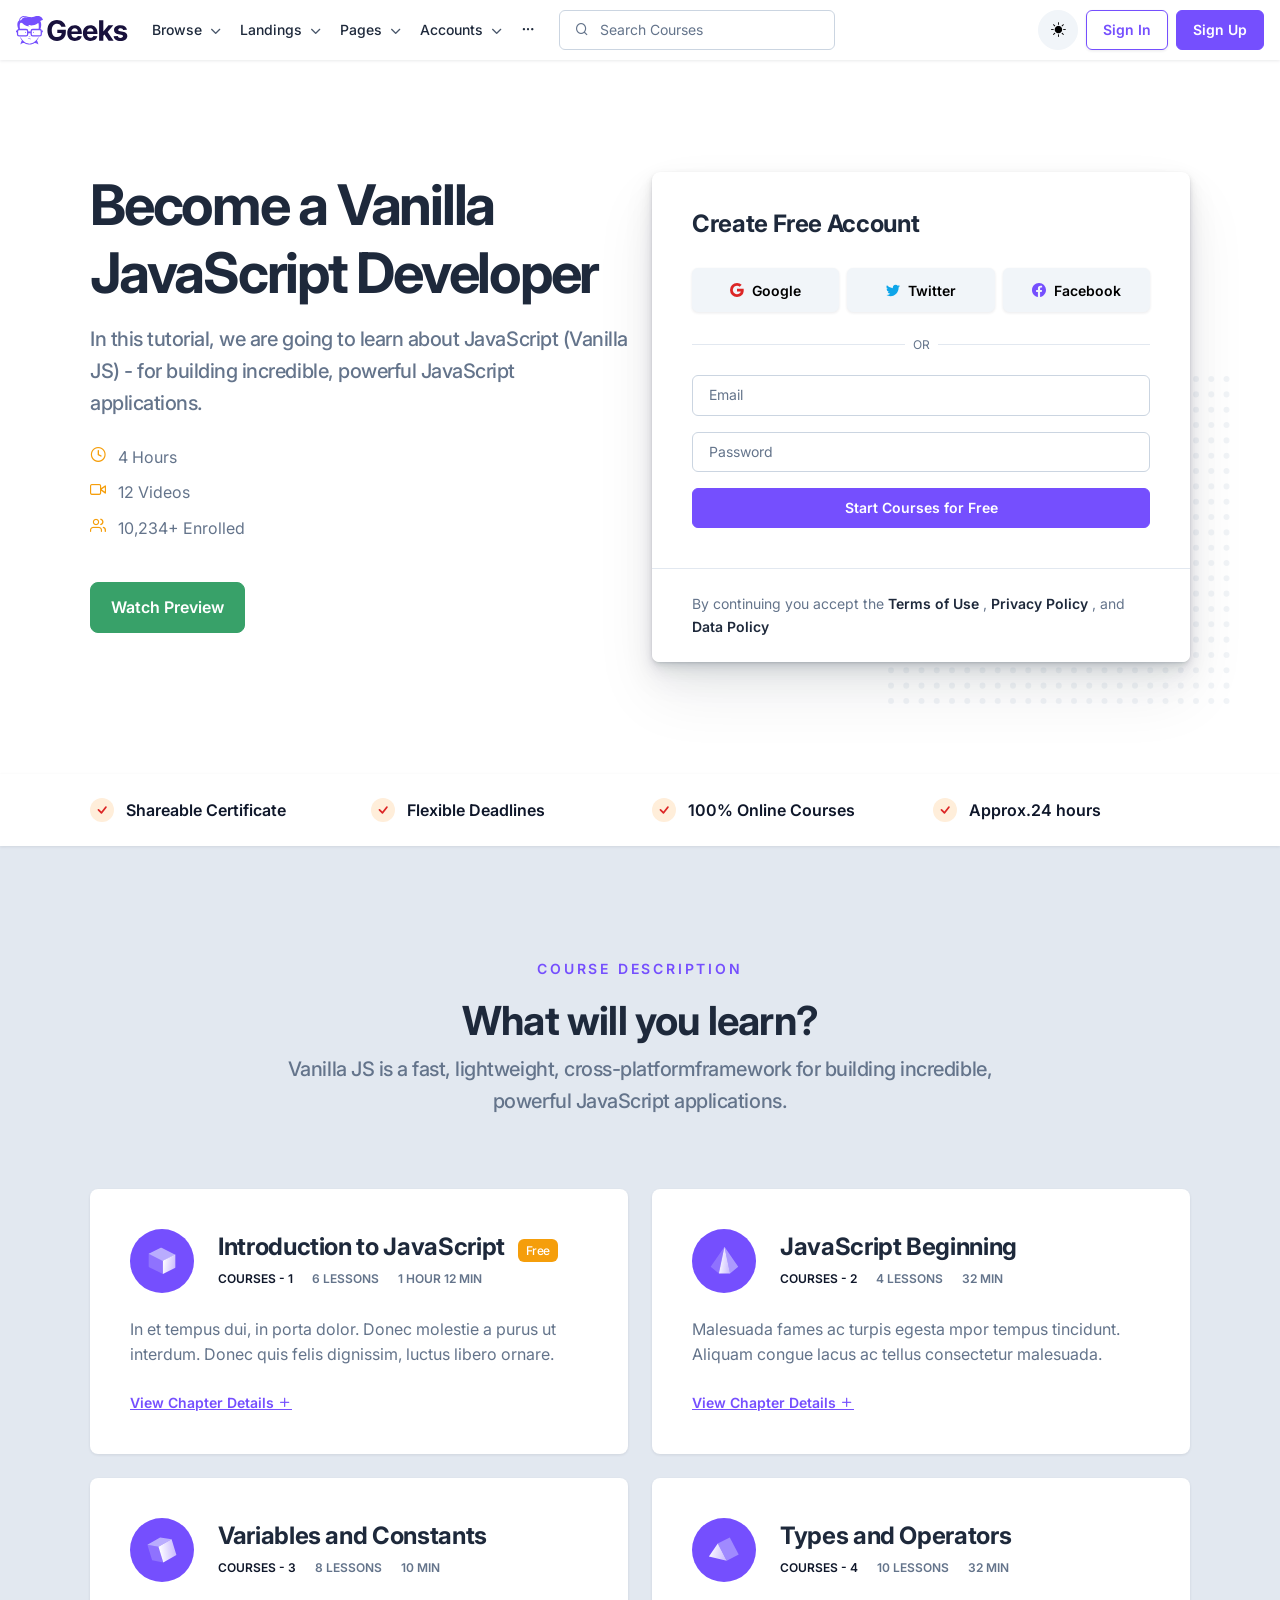
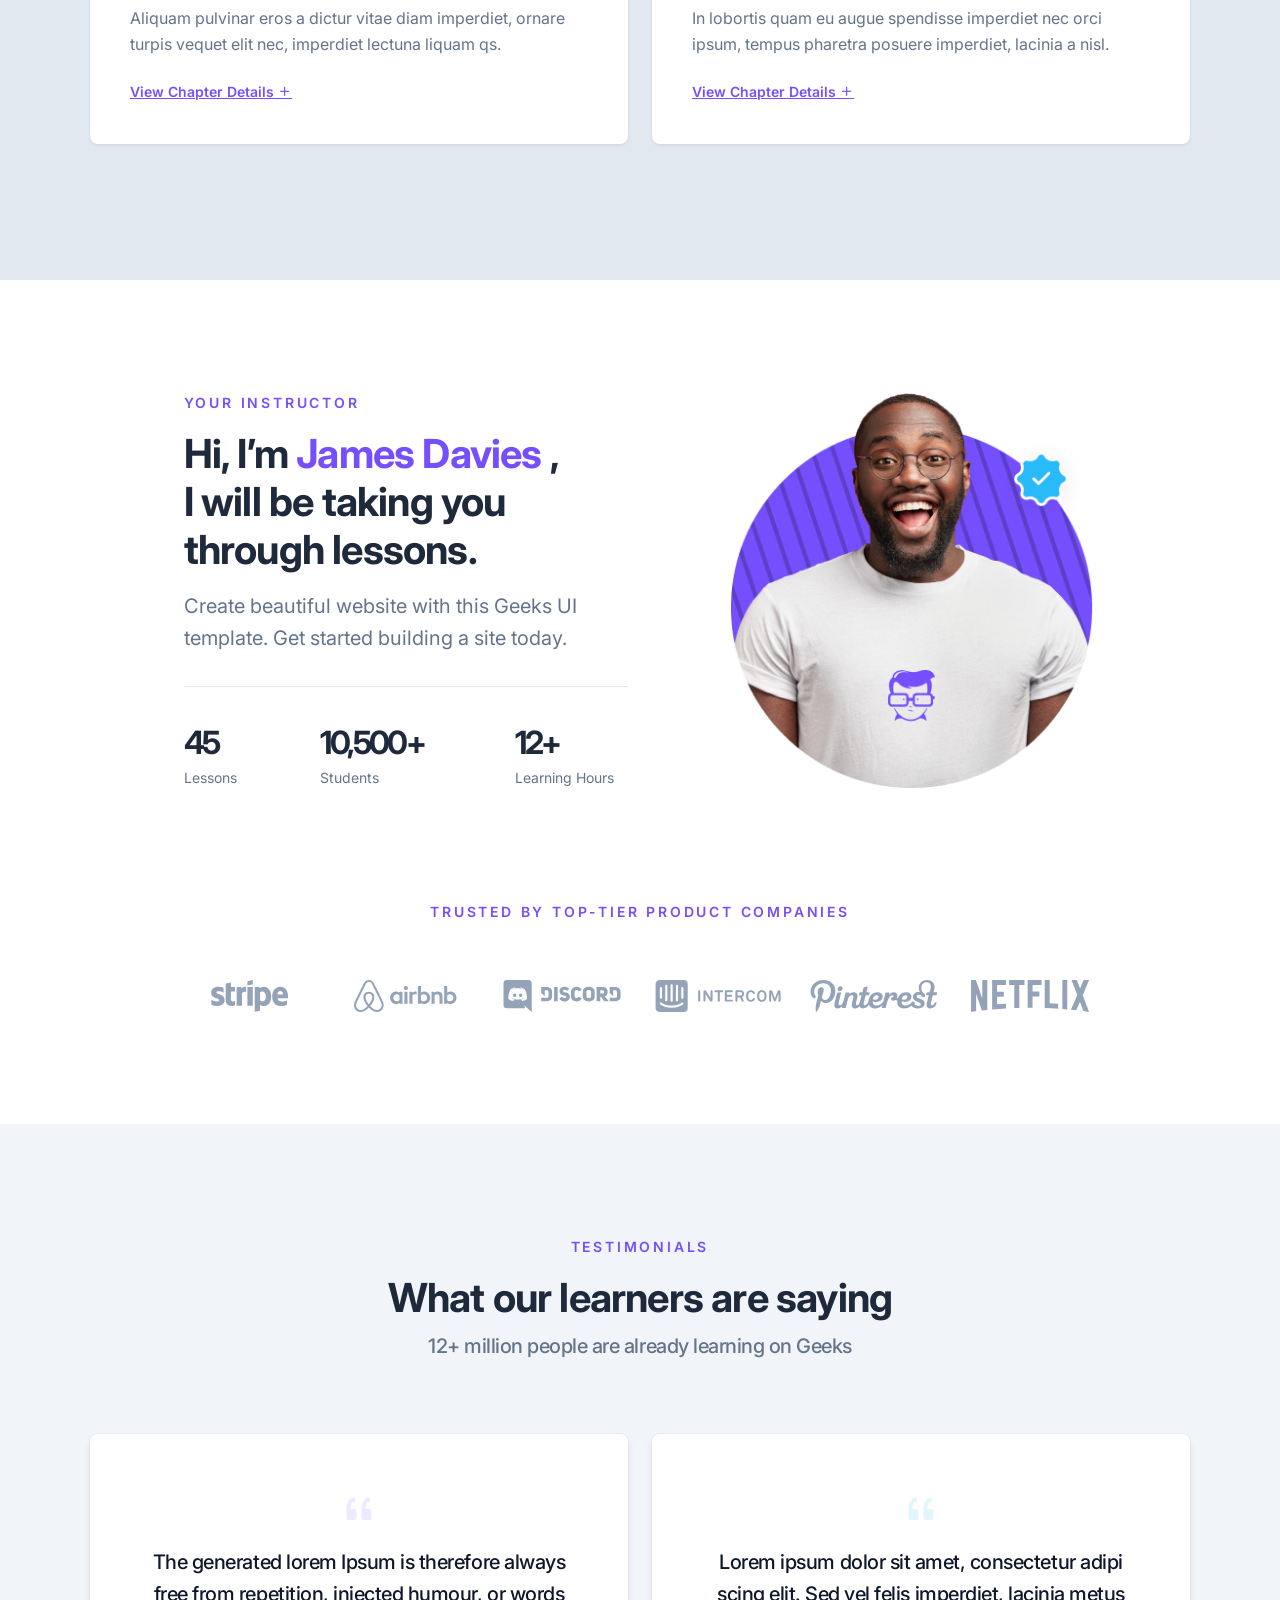
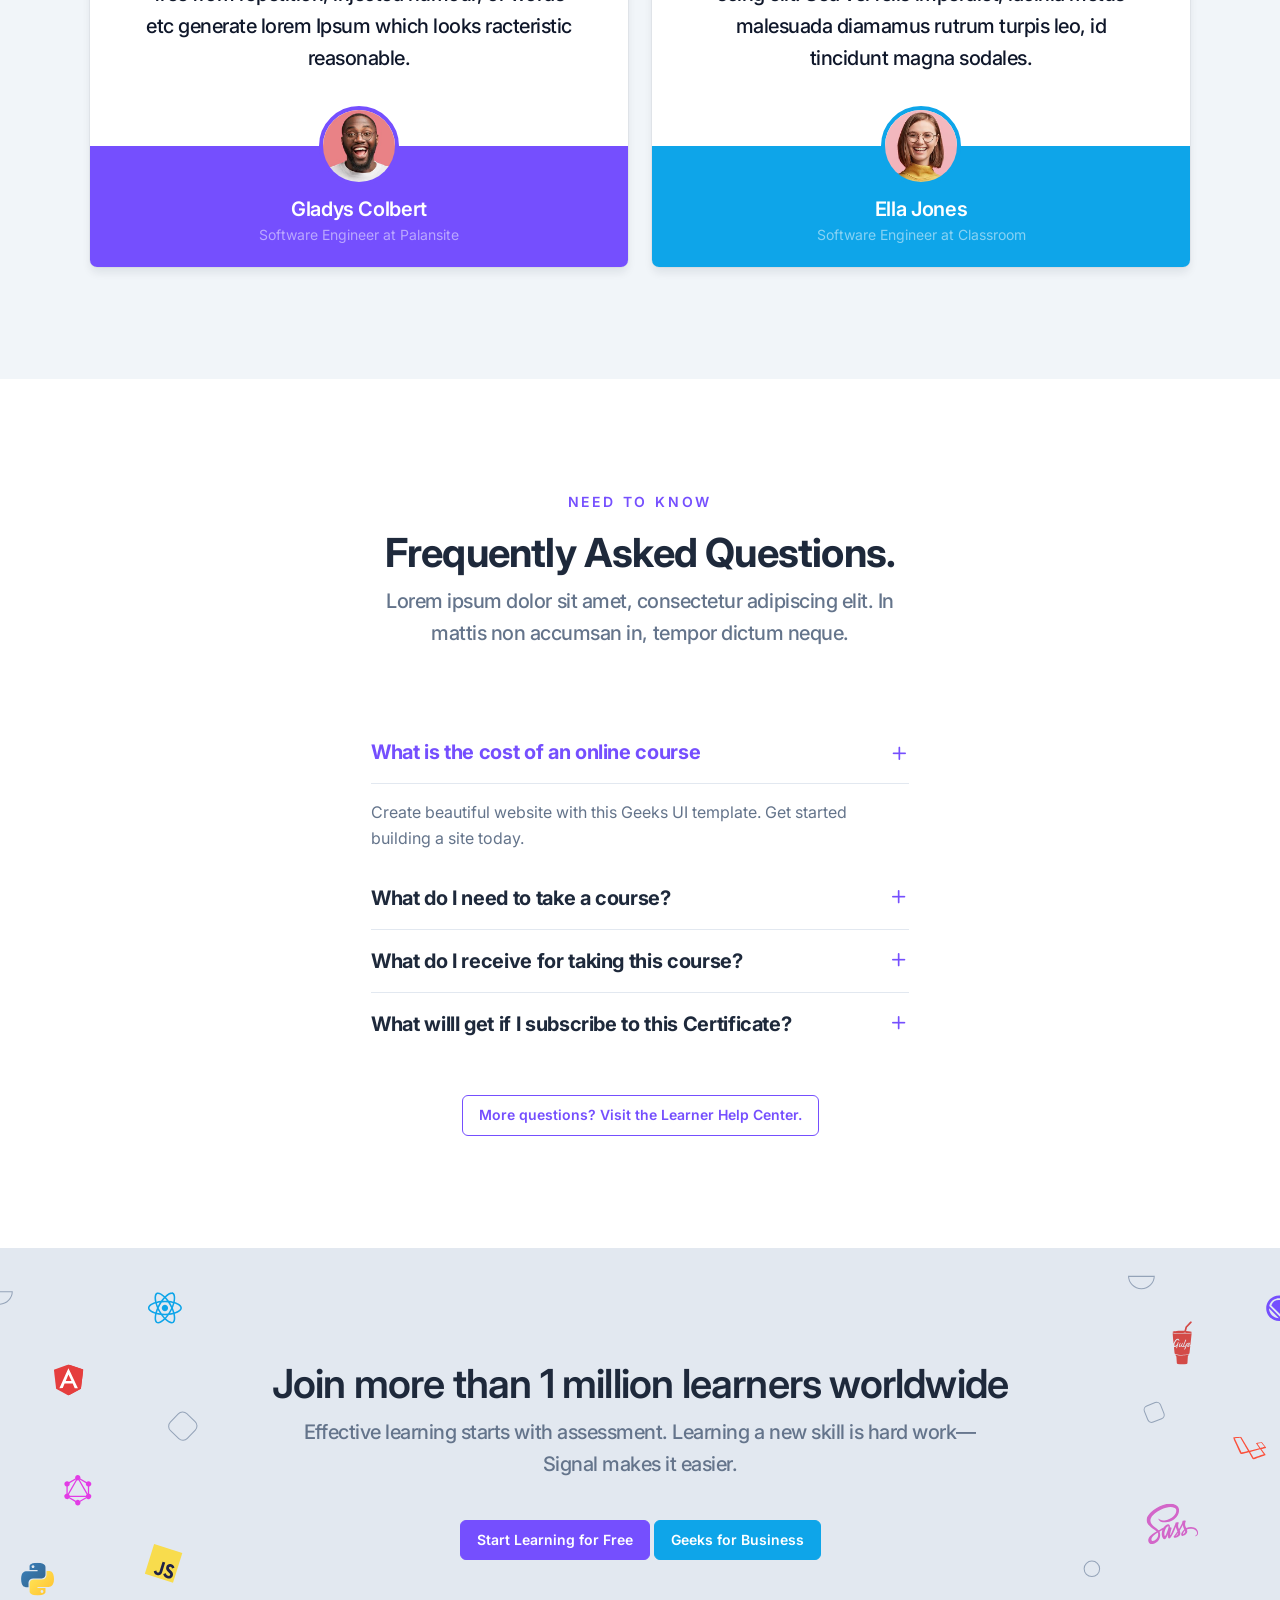
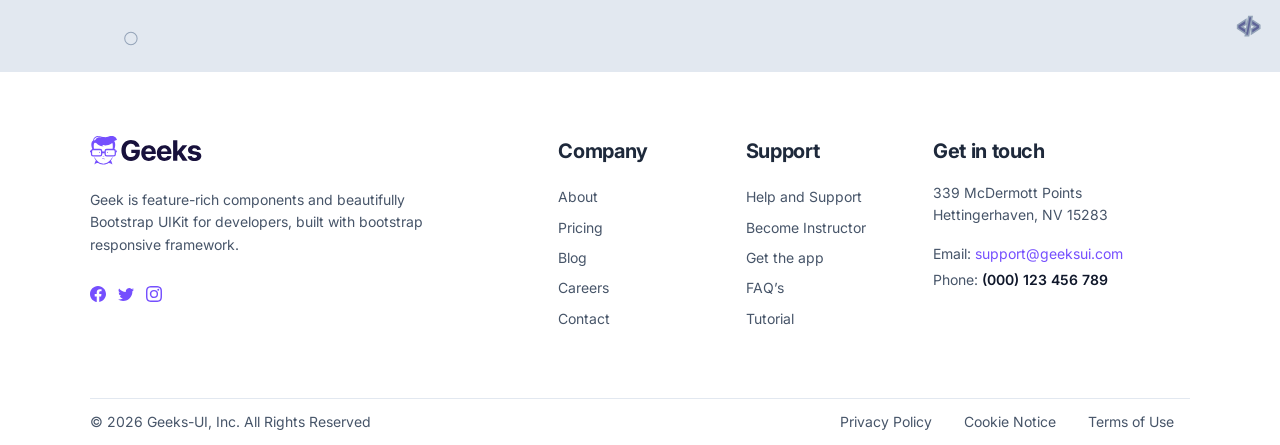
<file: code/lea cource/pages/landings/course-lead.html>
<!doctype html>
<html lang="en">
    <head>
        <link rel="stylesheet" href="../../assets/libs/glightbox/dist/css/glightbox.min.css">
        <!-- Required meta tags -->
<meta charset="utf-8" />
<meta name="viewport" content="width=device-width, initial-scale=1" />
<meta name="description" content="" />
<meta name="keywords" content="" />
<meta name="author" content="Codescandy" />

<!-- Favicon icon-->
<link rel="shortcut icon" type="image/x-icon" href="../../assets/images/favicon/favicon.ico" />

<!-- darkmode js -->
<script src="../../assets/js/vendors/darkMode.js"></script>

<!-- Libs CSS -->
<link href="../../assets/fonts/feather/feather.css" rel="stylesheet" />
<link href="../../assets/libs/bootstrap-icons/font/bootstrap-icons.min.css" rel="stylesheet" />
<link href="../../assets/libs/simplebar/dist/simplebar.min.css" rel="stylesheet" />

<!-- Theme CSS -->
<link rel="stylesheet" href="../../assets/css/theme.min.css">

        <link rel="canonical" href="https://geeksui.codescandy.com/geeks/pages/landings/course-lead.html">
        <title>Course Lead | Geeks - Bootstrap 5 Template</title>
    </head>

    <body class="bg-white">
        <!-- Navbar -->
        <nav class="navbar navbar-expand-lg">
    <div class="container-fluid px-0">
        <a class="navbar-brand" href="../../index.html"><img src="../../assets/images/brand/logo/logo.svg" alt="Geeks" /></a>
        <div class="order-lg-3 d-flex align-items-center">
            <div>
                <div class="d-flex align-items-center">
                    <div class="dropdown me-2">
                        <button class="btn btn-light btn-icon rounded-circle d-flex align-items-center" type="button" aria-expanded="false" data-bs-toggle="dropdown" aria-label="Toggle theme (auto)">
                            <i class="bi theme-icon-active"></i>
                            <span class="visually-hidden bs-theme-text">Toggle theme</span>
                        </button>
                        <ul class="dropdown-menu dropdown-menu-end shadow" aria-labelledby="bs-theme-text">
                            <li>
                                <button type="button" class="dropdown-item d-flex align-items-center" data-bs-theme-value="light" aria-pressed="false">
                                    <i class="bi theme-icon bi-sun-fill"></i>
                                    <span class="ms-2">Light</span>
                                </button>
                            </li>
                            <li>
                                <button type="button" class="dropdown-item d-flex align-items-center" data-bs-theme-value="dark" aria-pressed="false">
                                    <i class="bi theme-icon bi-moon-stars-fill"></i>
                                    <span class="ms-2">Dark</span>
                                </button>
                            </li>
                            <li>
                                <button type="button" class="dropdown-item d-flex align-items-center active" data-bs-theme-value="auto" aria-pressed="true">
                                    <i class="bi theme-icon bi-circle-half"></i>
                                    <span class="ms-2">Auto</span>
                                </button>
                            </li>
                        </ul>
                    </div>
                    <a href="#" class="btn btn-outline-primary shadow-sm me-2 d-none d-md-block">Sign In</a>
                    <a href="#" class="btn btn-primary d-none d-md-block me-2 me-lg-0">Sign Up</a>
                </div>
            </div>
            <!-- Button -->
            <button
                class="navbar-toggler collapsed"
                type="button"
                data-bs-toggle="collapse"
                data-bs-target="#navbar-default"
                aria-controls="navbar-default"
                aria-expanded="false"
                aria-label="Toggle navigation">
                <span class="icon-bar top-bar mt-0"></span>
                <span class="icon-bar middle-bar"></span>
                <span class="icon-bar bottom-bar"></span>
            </button>
        </div>

        <!-- Collapse -->
        <div class="collapse navbar-collapse" id="navbar-default">
            <ul class="navbar-nav">
                <li class="nav-item dropdown">
                    <a class="nav-link dropdown-toggle" href="#" id="navbarBrowse" data-bs-toggle="dropdown" aria-haspopup="true" aria-expanded="false" data-display="static">Browse</a>
                    <ul class="dropdown-menu dropdown-menu-arrow" aria-labelledby="navbarBrowse">
                        <li class="dropdown-submenu dropend">
                            <a class="dropdown-item dropdown-list-group-item dropdown-toggle" href="#">Web Development</a>
                            <ul class="dropdown-menu">
                                <li>
                                    <a class="dropdown-item" href="../../pages/course-category.html">Bootstrap</a>
                                </li>
                                <li>
                                    <a class="dropdown-item" href="../../pages/course-category.html">React</a>
                                </li>
                                <li>
                                    <a class="dropdown-item" href="../../pages/course-category.html">GraphQl</a>
                                </li>
                                <li>
                                    <a class="dropdown-item" href="../../pages/course-category.html">Gatsby</a>
                                </li>
                                <li>
                                    <a class="dropdown-item" href="../../pages/course-category.html">Grunt</a>
                                </li>
                                <li>
                                    <a class="dropdown-item" href="../../pages/course-category.html">Svelte</a>
                                </li>
                                <li>
                                    <a class="dropdown-item" href="../../pages/course-category.html">Meteor</a>
                                </li>
                                <li>
                                    <a class="dropdown-item" href="../../pages/course-category.html">HTML5</a>
                                </li>
                                <li>
                                    <a class="dropdown-item" href="../../pages/course-category.html">Angular</a>
                                </li>
                            </ul>
                        </li>
                        <li class="dropdown-submenu dropend">
                            <a class="dropdown-item dropdown-list-group-item dropdown-toggle" href="#">Design</a>
                            <ul class="dropdown-menu">
                                <li>
                                    <a class="dropdown-item" href="../../pages/course-category.html">Graphic Design</a>
                                </li>
                                <li>
                                    <a class="dropdown-item" href="../../pages/course-category.html">Illustrator</a>
                                </li>
                                <li>
                                    <a class="dropdown-item" href="../../pages/course-category.html">UX / UI Design</a>
                                </li>
                                <li>
                                    <a class="dropdown-item" href="../../pages/course-category.html">Figma Design</a>
                                </li>
                                <li>
                                    <a class="dropdown-item" href="../../pages/course-category.html">Adobe XD</a>
                                </li>
                                <li>
                                    <a class="dropdown-item" href="../../pages/course-category.html">Sketch</a>
                                </li>
                                <li>
                                    <a class="dropdown-item" href="../../pages/course-category.html">Icon Design</a>
                                </li>
                                <li>
                                    <a class="dropdown-item" href="../../pages/course-category.html">Photoshop</a>
                                </li>
                            </ul>
                        </li>
                        <li>
                            <a href="../../pages/course-category.html" class="dropdown-item">Mobile App</a>
                        </li>
                        <li>
                            <a href="../../pages/course-category.html" class="dropdown-item">IT Software</a>
                        </li>
                        <li>
                            <a href="../../pages/course-category.html" class="dropdown-item">Marketing</a>
                        </li>
                        <li>
                            <a href="../../pages/course-category.html" class="dropdown-item">Music</a>
                        </li>
                        <li>
                            <a href="../../pages/course-category.html" class="dropdown-item">Life Style</a>
                        </li>
                        <li>
                            <a href="../../pages/course-category.html" class="dropdown-item">Business</a>
                        </li>
                        <li>
                            <a href="../../pages/course-category.html" class="dropdown-item">Photography</a>
                        </li>
                    </ul>
                </li>
                <li class="nav-item dropdown">
                    <a class="nav-link dropdown-toggle" href="#" id="navbarLanding" data-bs-toggle="dropdown" aria-haspopup="true" aria-expanded="false">Landings</a>
                    <ul class="dropdown-menu" aria-labelledby="navbarLanding">
                        <li>
                            <h4 class="dropdown-header">Landings</h4>
                        </li>

                        <li>
                            <a href="../../pages/landings/landing-education.html" class="dropdown-item justify-content-between">Education</a>
                        </li>
                        <li>
                            <a href="../../pages/landings/home-academy.html" class="dropdown-item justify-content-between">Home Academy</a>
                        </li>
                        <li>
                            <a href="../../pages/landings/landing-courses.html" class="dropdown-item">Courses</a>
                        </li>
                        <li>
                            <a href="../../pages/landings/course-lead.html" class="dropdown-item">Lead Course</a>
                        </li>
                        <li>
                            <a href="../../pages/landings/request-access.html" class="dropdown-item">Request Access</a>
                        </li>

                        <li>
                            <a href="../../pages/landings/landing-sass.html" class="dropdown-item">SaaS</a>
                        </li>

                        <li>
                            <a href="../../pages/landings/landing-job.html" class="dropdown-item justify-content-between">Job Listing</a>
                        </li>
                    </ul>
                </li>
                <li class="nav-item dropdown">
                    <a class="nav-link dropdown-toggle" href="#" id="navbarPages" data-bs-toggle="dropdown" aria-haspopup="true" aria-expanded="false">Pages</a>
                    <ul class="dropdown-menu dropdown-menu-arrow" aria-labelledby="navbarPages">
                        <li class="dropdown-submenu dropend">
                            <a class="dropdown-item dropdown-list-group-item dropdown-toggle" href="#">Courses</a>
                            <ul class="dropdown-menu">
                                <li>
                                    <a class="dropdown-item" href="../../pages/course-single.html">Course Single</a>
                                </li>
                                <li>
                                    <a class="dropdown-item" href="../../pages/course-single-v2.html">Course Single v2</a>
                                </li>
                                <li>
                                    <a class="dropdown-item" href="../../pages/course-resume.html">Course Resume</a>
                                </li>
                                <li>
                                    <a class="dropdown-item" href="../../pages/course-category.html">Course Category</a>
                                </li>
                                <li>
                                    <a class="dropdown-item" href="../../pages/course-checkout.html">Course Checkout</a>
                                </li>
                                <li>
                                    <a class="dropdown-item" href="../../pages/course-filter-list.html">Course List/Grid</a>
                                </li>
                                <li>
                                    <a class="dropdown-item" href="../../pages/add-course.html">Add New Course</a>
                                </li>
                            </ul>
                        </li>
                        <li class="dropdown-submenu dropend">
                            <a class="dropdown-item dropdown-list-group-item dropdown-toggle" href="#">Paths</a>
                            <ul class="dropdown-menu">
                                <li>
                                    <a href="../../pages/course-path.html" class="dropdown-item">Browse Path</a>
                                </li>
                                <li>
                                    <a href="../../pages/course-path-single.html" class="dropdown-item">Path Single</a>
                                </li>
                            </ul>
                        </li>
                        <li class="dropdown-submenu dropend">
                            <a class="dropdown-item dropdown-list-group-item dropdown-toggle" href="#">Blog</a>
                            <ul class="dropdown-menu">
                                <li>
                                    <a class="dropdown-item" href="../../pages/blog.html">Listing</a>
                                </li>
                                <li>
                                    <a class="dropdown-item" href="../../pages/blog-single.html">Article</a>
                                </li>
                                <li>
                                    <a class="dropdown-item" href="../../pages/blog-category.html">Category</a>
                                </li>
                                <li>
                                    <a class="dropdown-item" href="../../pages/blog-sidebar.html">Sidebar</a>
                                </li>
                            </ul>
                        </li>

                        <li class="dropdown-submenu dropend">
                            <a class="dropdown-item dropdown-list-group-item dropdown-toggle" href="#">Career</a>
                            <ul class="dropdown-menu">
                                <li>
                                    <a class="dropdown-item" href="../../pages/career.html">Overview</a>
                                </li>
                                <li>
                                    <a class="dropdown-item" href="../../pages/career-list.html">Listing</a>
                                </li>
                                <li>
                                    <a class="dropdown-item" href="../../pages/career-single.html">Opening</a>
                                </li>
                            </ul>
                        </li>
                        <li class="dropdown-submenu dropend">
                            <a class="dropdown-item dropdown-list-group-item dropdown-toggle" href="#">Portfolio</a>
                            <ul class="dropdown-menu">
                                <li>
                                    <a class="dropdown-item" href="../../pages/portfolio.html">List</a>
                                </li>
                                <li>
                                    <a class="dropdown-item" href="../../pages/portfolio-single.html">Single</a>
                                </li>
                            </ul>
                        </li>
                        <li class="dropdown-submenu dropend">
                            <a class="dropdown-item dropdown-list-group-item dropdown-toggle" href="#">Job</a>
                            <ul class="dropdown-menu">
                                <li>
                                    <a class="dropdown-item" href="../../pages/landings/landing-job.html">Home</a>
                                </li>
                                <li>
                                    <a class="dropdown-item" href="../../pages/jobs/job-listing.html">List</a>
                                </li>
                                <li>
                                    <a class="dropdown-item" href="../../pages/jobs/job-grid.html">Grid</a>
                                </li>
                                <li>
                                    <a class="dropdown-item" href="../../pages/jobs/job-single.html">Single</a>
                                </li>
                                <li>
                                    <a class="dropdown-item" href="../../pages/jobs/company-list.html">Company List</a>
                                </li>
                                <li>
                                    <a class="dropdown-item" href="../../pages/jobs/company-about.html">Company Single</a>
                                </li>
                            </ul>
                        </li>
                        <li class="dropdown-submenu dropend">
                            <a class="dropdown-item dropdown-list-group-item dropdown-toggle" href="#">Specialty</a>
                            <ul class="dropdown-menu">
                                <li>
                                    <a class="dropdown-item" href="../../pages/coming-soon.html">Coming Soon</a>
                                </li>
                                <li>
                                    <a class="dropdown-item" href="../../pages/404-error.html">Error 404</a>
                                </li>
                                <li>
                                    <a class="dropdown-item" href="../../pages/maintenance-mode.html">Maintenance Mode</a>
                                </li>
                                <li>
                                    <a class="dropdown-item" href="../../pages/terms-condition-page.html">Terms & Conditions</a>
                                </li>
                            </ul>
                        </li>
                        <li>
                            <hr class="mx-3" />
                        </li>

                        <li>
                            <a class="dropdown-item" href="../../pages/about.html">About</a>
                        </li>
                        <li class="dropdown-submenu dropend">
                            <a class="dropdown-item dropdown-list-group-item dropdown-toggle" href="#">Help Center</a>
                            <ul class="dropdown-menu">
                                <li>
                                    <a class="dropdown-item" href="../../pages/help-center.html">Help Center</a>
                                </li>
                                <li>
                                    <a class="dropdown-item" href="../../pages/help-center-faq.html">FAQ's</a>
                                </li>
                                <li>
                                    <a class="dropdown-item" href="../../pages/help-center-guide.html">Guide</a>
                                </li>
                                <li>
                                    <a class="dropdown-item" href="../../pages/help-center-guide-single.html">Guide Single</a>
                                </li>
                                <li>
                                    <a class="dropdown-item" href="../../pages/help-center-support.html">Support</a>
                                </li>
                            </ul>
                        </li>
                        <li>
                            <a class="dropdown-item" href="../../pages/pricing.html">Pricing</a>
                        </li>
                        <li>
                            <a class="dropdown-item" href="../../pages/compare-plan.html">Compare Plan</a>
                        </li>

                        <li>
                            <a class="dropdown-item" href="../../pages/contact.html">Contact</a>
                        </li>
                    </ul>
                </li>
                <li class="nav-item dropdown">
                    <a class="nav-link dropdown-toggle" href="#" id="navbarAccount" data-bs-toggle="dropdown" aria-haspopup="true" aria-expanded="false">Accounts</a>
                    <ul class="dropdown-menu dropdown-menu-arrow" aria-labelledby="navbarAccount">
                        <li>
                            <h4 class="dropdown-header">Accounts</h4>
                        </li>
                        <li class="dropdown-submenu dropend">
                            <a class="dropdown-item dropdown-list-group-item dropdown-toggle" href="#">Instructor</a>
                            <ul class="dropdown-menu">
                                <li class="text-wrap">
                                    <h5 class="dropdown-header text-dark">Instructor</h5>
                                    <p class="dropdown-text mb-0">Instructor dashboard for manage courses and earning.</p>
                                </li>
                                <li>
                                    <hr class="mx-3" />
                                </li>
                                <li>
                                    <a class="dropdown-item" href="../../pages/dashboard-instructor.html">Dashboard</a>
                                </li>
                                <li>
                                    <a class="dropdown-item" href="../../pages/instructor-profile.html">Profile</a>
                                </li>
                                <li>
                                    <a class="dropdown-item" href="../../pages/instructor-courses.html">My Courses</a>
                                </li>
                                <li>
                                    <a class="dropdown-item" href="../../pages/instructor-order.html">Orders</a>
                                </li>
                                <li>
                                    <a class="dropdown-item" href="../../pages/instructor-reviews.html">Reviews</a>
                                </li>
                                <li>
                                    <a class="dropdown-item" href="../../pages/instructor-students.html">Students</a>
                                </li>
                                <li>
                                    <a class="dropdown-item" href="../../pages/instructor-payouts.html">Payouts</a>
                                </li>
                                <li>
                                    <a class="dropdown-item" href="../../pages/instructor-earning.html">Earning</a>
                                </li>
                                <li class="dropdown-submenu dropend">
                                    <a class="dropdown-item dropdown-list-group-item dropdown-toggle" href="#">
                                        Quiz
                                        <span class="badge bg-primary ms-1">New</span>
                                    </a>
                                    <ul class="dropdown-menu">
                                        <li>
                                            <a class="dropdown-item" href="../../pages/instructor-quiz.html">Quiz</a>
                                        </li>
                                        <li>
                                            <a class="dropdown-item" href="../../pages/instructor-quiz-details.html">Single</a>
                                        </li>
                                        <li>
                                            <a class="dropdown-item" href="../../pages/instructor-quiz-result.html">Result</a>
                                        </li>
                                    </ul>
                                </li>
                            </ul>
                        </li>
                        <li class="dropdown-submenu dropend">
                            <a class="dropdown-item dropdown-list-group-item dropdown-toggle" href="#">Students</a>
                            <ul class="dropdown-menu">
                                <li class="text-wrap">
                                    <h5 class="dropdown-header text-dark">Students</h5>
                                    <p class="dropdown-text mb-0">Students dashboard to manage your courses and subscriptions.</p>
                                </li>
                                <li>
                                    <hr class="mx-3" />
                                </li>
                                <li>
                                    <a class="dropdown-item" href="../../pages/dashboard-student.html">Dashboard</a>
                                </li>
                                <li>
                                    <a class="dropdown-item" href="../../pages/student-subscriptions.html">Subscriptions</a>
                                </li>
                                <li>
                                    <a class="dropdown-item" href="../../pages/payment-method.html">Payments</a>
                                </li>
                                <li>
                                    <a class="dropdown-item" href="../../pages/billing-info.html">Billing Info</a>
                                </li>
                                <li>
                                    <a class="dropdown-item" href="../../pages/invoice.html">Invoice</a>
                                </li>
                                <li>
                                    <a class="dropdown-item" href="../../pages/invoice-details.html">Invoice Details</a>
                                </li>
                                <li>
                                    <a class="dropdown-item" href="../../pages/dashboard-student.html">Bookmarked</a>
                                </li>
                                <li>
                                    <a class="dropdown-item" href="../../pages/dashboard-student.html">My Path</a>
                                </li>
                                <li class="dropdown-submenu dropend">
                                    <a class="dropdown-item dropdown-list-group-item dropdown-toggle" href="#">
                                        Quiz
                                        <span class="badge bg-primary ms-1">New</span>
                                    </a>
                                    <ul class="dropdown-menu">
                                        <li>
                                            <a class="dropdown-item" href="../../pages/student-quiz.html">Quiz</a>
                                        </li>
                                        <li>
                                            <a class="dropdown-item" href="../../pages/student-quiz-attempt.html">Attempt</a>
                                        </li>
                                        <li>
                                            <a class="dropdown-item" href="../../pages/student-quiz-start.html">Start</a>
                                        </li>
                                        <li>
                                            <a class="dropdown-item" href="../../pages/student-quiz-result.html">Result</a>
                                        </li>
                                    </ul>
                                </li>
                            </ul>
                        </li>
                        <li class="dropdown-submenu dropend">
                            <a class="dropdown-item dropdown-list-group-item dropdown-toggle" href="#">Admin</a>
                            <ul class="dropdown-menu">
                                <li class="text-wrap">
                                    <h5 class="dropdown-header text-dark">Master Admin</h5>
                                    <p class="dropdown-text mb-0">Master admin dashboard to manage courses, user, site setting , and work with amazing apps.</p>
                                </li>
                                <li>
                                    <hr class="mx-3" />
                                </li>
                                <li class="px-3 d-grid">
                                    <a href="../../pages/dashboard/admin-dashboard.html" class="btn btn-sm btn-primary">Go to Dashboard</a>
                                </li>
                            </ul>
                        </li>
                        <li>
                            <hr class="mx-3" />
                        </li>
                        <li>
                            <a class="dropdown-item" href="../../pages/sign-in.html">Sign In</a>
                        </li>
                        <li>
                            <a class="dropdown-item" href="../../pages/sign-up.html">Sign Up</a>
                        </li>
                        <li>
                            <a class="dropdown-item" href="../../pages/forget-password.html">Forgot Password</a>
                        </li>
                        <li>
                            <a class="dropdown-item" href="../../pages/profile-edit.html">Edit Profile</a>
                        </li>
                        <li>
                            <a class="dropdown-item" href="../../pages/security.html">Security</a>
                        </li>
                        <li>
                            <a class="dropdown-item" href="../../pages/social-profile.html">Social Profiles</a>
                        </li>
                        <li>
                            <a class="dropdown-item" href="../../pages/notifications.html">Notifications</a>
                        </li>
                        <li>
                            <a class="dropdown-item" href="../../pages/profile-privacy.html">Privacy Settings</a>
                        </li>
                        <li>
                            <a class="dropdown-item" href="../../pages/delete-profile.html">Delete Profile</a>
                        </li>
                        <li>
                            <a class="dropdown-item" href="../../pages/linked-accounts.html">Linked Accounts</a>
                        </li>
                    </ul>
                </li>
                <li class="nav-item dropdown">
                    <a class="nav-link" href="#" id="navbarDropdown" role="button" data-bs-toggle="dropdown" aria-haspopup="true" aria-expanded="false">
                        <i class="fe fe-more-horizontal"></i>
                    </a>
                    <div class="dropdown-menu dropdown-menu-md" aria-labelledby="navbarDropdown">
                        <div class="list-group">
                            <a class="list-group-item list-group-item-action border-0" href="../../docs/index.html">
                                <div class="d-flex align-items-center">
                                    <i class="fe fe-file-text fs-3 text-primary"></i>
                                    <div class="ms-3">
                                        <h5 class="mb-0">Documentations</h5>
                                        <p class="mb-0 fs-6">Browse the all documentation</p>
                                    </div>
                                </div>
                            </a>
                            <a class="list-group-item list-group-item-action border-0" href="../../docs/bootstrap-5-snippets.html">
                                <div class="d-flex align-items-center">
                                    <i class="bi bi-files fs-3 text-primary"></i>
                                    <div class="ms-3">
                                        <h5 class="mb-0">Snippet</h5>
                                        <p class="mb-0 fs-6">Bunch of Snippet</p>
                                    </div>
                                </div>
                            </a>
                            <a class="list-group-item list-group-item-action border-0" href="../../docs/changelog.html">
                                <div class="d-flex align-items-center">
                                    <i class="fe fe-layers fs-3 text-primary"></i>
                                    <div class="ms-3">
                                        <h5 class="mb-0">
                                            Changelog
                                            <span class="text-primary ms-1" id="changelog"></span>
                                        </h5>
                                        <p class="mb-0 fs-6">See what's new</p>
                                    </div>
                                </div>
                            </a>
                            <a class="list-group-item list-group-item-action border-0" href="https://geeksui.codescandy.com/geeks-rtl/" target="_blank">
                                <div class="d-flex align-items-center">
                                    <i class="fe fe-toggle-right fs-3 text-primary"></i>
                                    <div class="ms-3">
                                        <h5 class="mb-0">RTL demo</h5>
                                        <p class="mb-0 fs-6">RTL Pages</p>
                                    </div>
                                </div>
                            </a>
                        </div>
                    </div>
                </li>
            </ul>
            <form class="mt-3 mt-lg-0 ms-lg-3 d-flex align-items-center">
                <span class="position-absolute ps-3 search-icon">
                    <i class="fe fe-search"></i>
                </span>
                <label for="search" class="visually-hidden"></label>
                <input type="search" id="search" class="form-control ps-6" placeholder="Search Courses" />
            </form>
        </div>
    </div>
</nav>

        <!-- Page Content -->
        <main>
            <section class="py-lg-8 py-7 bg-white">
                <div class="container my-lg-8">
                    <!-- Hero Section -->
                    <div class="row">
                        <div class="col-xl-6 col-lg-6 col-md-12">
                            <div class="mb-4 mb-xl-0 text-center text-md-start">
                                <!-- Caption -->
                                <h1 class="display-2 fw-bold mb-3 ls-sm">Become a Vanilla JavaScript Developer</h1>
                                <p class="mb-4 lead">In this tutorial, we are going to learn about JavaScript (Vanilla JS) - for building incredible, powerful JavaScript applications.</p>
                                <!-- List -->
                                <div class="mb-6 mb-0">
                                    <ul class="list-unstyled fs-4">
                                        <li class="mb-2">
                                            <span class="me-2"><i class="fe fe-clock text-warning"></i></span>
                                            <span class="align-text-top">4 Hours</span>
                                        </li>
                                        <li class="mb-2">
                                            <span class="me-2"><i class="fe fe-video text-warning"></i></span>
                                            <span class="align-text-top">12 Videos</span>
                                        </li>
                                        <li class="mb-2">
                                            <span class="me-2"><i class="fe fe-users text-warning"></i></span>
                                            <span class="align-text-top">10,234+ Enrolled</span>
                                        </li>
                                    </ul>
                                </div>
                                <a href="https://www.youtube.com/watch?v=Nfzi7034Kbg" class="glightbox btn btn-success btn-lg fs-4">Watch Preview</a>
                            </div>
                        </div>
                        <div class="offset-xxl-1 col-xxl-5 col-lg-6 col-md-12">
                            <!-- Card -->
                            <div class="card smooth-shadow-md" style="z-index: 1">
                                <!-- Card body -->
                                <div class="card-body p-xl-6">
                                    <div class="mb-4">
                                        <h1 class="mb-4 lh-1 fw-bold h2">Create Free Account</h1>
                                        <div class="mt-3 mb-5 row g-2">
                                            <!-- btn group -->
                                            <div class="btn-group mb-2 mb-md-0 col-md-4" role="group" aria-label="socialButton">
                                                <button type="button" class="btn btn-light shadow-sm">
                                                    <span class="me-1 align-text-bottom">
                                                        <svg xmlns="http://www.w3.org/2000/svg" width="14" height="14" fill="currentColor" class="bi bi-google text-danger" viewBox="0 0 16 16">
                                                            <path
                                                                d="M15.545 6.558a9.42 9.42 0 0 1 .139 1.626c0 2.434-.87 4.492-2.384 5.885h.002C11.978 15.292 10.158 16 8 16A8 8 0 1 1 8 0a7.689 7.689 0 0 1 5.352 2.082l-2.284 2.284A4.347 4.347 0 0 0 8 3.166c-2.087 0-3.86 1.408-4.492 3.304a4.792 4.792 0 0 0 0 3.063h.003c.635 1.893 2.405 3.301 4.492 3.301 1.078 0 2.004-.276 2.722-.764h-.003a3.702 3.702 0 0 0 1.599-2.431H8v-3.08h7.545z">
                                                        </svg>
                                                    </span>
                                                    <span>Google</span>
                                                </button>
                                            </div>
                                            <!-- btn group -->
                                            <div class="btn-group mb-2 mb-md-0 col-md-4" role="group" aria-label="socialButton">
                                                <button type="button" class="btn btn-light shadow-sm">
                                                    <span class="me-1 align-text-bottom">
                                                        <svg xmlns="http://www.w3.org/2000/svg" width="14" height="14" fill="currentColor" class="bi bi-twitter text-info" viewBox="0 0 16 16">
                                                            <path
                                                                d="M5.026 15c6.038 0 9.341-5.003 9.341-9.334 0-.14 0-.282-.006-.422A6.685 6.685 0 0 0 16 3.542a6.658 6.658 0 0 1-1.889.518 3.301 3.301 0 0 0 1.447-1.817 6.533 6.533 0 0 1-2.087.793A3.286 3.286 0 0 0 7.875 6.03a9.325 9.325 0 0 1-6.767-3.429 3.289 3.289 0 0 0 1.018 4.382A3.323 3.323 0 0 1 .64 6.575v.045a3.288 3.288 0 0 0 2.632 3.218 3.203 3.203 0 0 1-.865.115 3.23 3.23 0 0 1-.614-.057 3.283 3.283 0 0 0 3.067 2.277A6.588 6.588 0 0 1 .78 13.58a6.32 6.32 0 0 1-.78-.045A9.344 9.344 0 0 0 5.026 15z">
                                                        </svg>
                                                    </span>
                                                    <span>Twitter</span>
                                                </button>
                                            </div>
                                            <!-- btn group -->
                                            <div class="btn-group col-md-4" role="group" aria-label="socialButton">
                                                <button type="button" class="btn btn-light shadow-sm">
                                                    <span class="me-1 align-text-bottom">
                                                        <svg xmlns="http://www.w3.org/2000/svg" width="14" height="14" fill="currentColor" class="bi bi-facebook text-primary" viewBox="0 0 16 16">
                                                            <path
                                                                d="M16 8.049c0-4.446-3.582-8.05-8-8.05C3.58 0-.002 3.603-.002 8.05c0 4.017 2.926 7.347 6.75 7.951v-5.625h-2.03V8.05H6.75V6.275c0-2.017 1.195-3.131 3.022-3.131.876 0 1.791.157 1.791.157v1.98h-1.009c-.993 0-1.303.621-1.303 1.258v1.51h2.218l-.354 2.326H9.25V16c3.824-.604 6.75-3.934 6.75-7.951z">
                                                        </svg>
                                                    </span>
                                                    <span>Facebook</span>
                                                </button>
                                            </div>
                                        </div>
                                    </div>
                                    <div class="mb-4">
                                        <div class="border-bottom"></div>
                                        <div class="text-center mt-n2 lh-1">
                                            <span class="bg-white px-2 fs-6 rounded">OR</span>
                                        </div>
                                    </div>
                                    <!-- Form -->
                                    <form class="needs-validation" novalidate>
                                        <!-- Username -->
                                        <div class="mb-3">
                                            <label for="email" class="form-label visually-hidden">Email</label>
                                            <input type="email" id="email" class="form-control" name="email" placeholder="Email" required="">
                                            <div class="invalid-feedback">Please enter valid Email.</div>
                                        </div>
                                        <!-- Password -->
                                        <div class="mb-3">
                                            <label for="password" class="form-label visually-hidden">Password</label>
                                            <input type="password" id="password" class="form-control" name="password" placeholder="Password" required="">
                                            <div class="invalid-feedback">Please enter correct password.</div>
                                        </div>
                                        <!-- Button -->
                                        <div class="d-grid">
                                            <button type="submit" class="btn btn-primary">Start Courses for Free</button>
                                        </div>
                                    </form>
                                </div>
                                <!-- Card Footer -->
                                <div class="card-footer px-6 py-4">
                                    <p class="mb-0">
                                        By continuing you accept the
                                        <a href="#" class="text-inherit fw-semibold">Terms of Use</a>
                                        ,
                                        <a href="#" class="text-inherit fw-semibold">Privacy Policy</a>
                                        , and
                                        <a href="#" class="text-inherit fw-semibold">Data Policy</a>
                                    </p>
                                </div>
                            </div>
                            <!-- Pattern -->
                            <div class="position-relative">
                                <div class="position-absolute bottom-0 end-0 me-md-n3 mb-md-n6 me-lg-n4 mb-lg-n4 me-xl-n6 mb-xl-n8 d-none d-md-block">
                                    <img src="../../assets/images/pattern/dots-pattern.svg" alt="" class="opacity-25">
                                </div>
                            </div>
                        </div>
                    </div>
                </div>
            </section>
            <!-- Feature section -->
            <section class="py-4 shadow-sm position-relative bg-white">
                <div class="container">
                    <div class="row">
                        <div class="col-lg-3 col-md-6 col-12">
                            <!-- Feature -->
                            <div class="text-dark fw-semibold lh-1 fs-4 mb-3 mb-lg-0">
                                <span class="icon-shape icon-xs rounded-circle bg-light-warning text-center me-2">
                                    <svg xmlns="http://www.w3.org/2000/svg" width="18" height="18" fill="currentColor" class="bi bi-check text-danger" viewBox="0 0 16 16">
                                        <path
                                            d="M10.97 4.97a.75.75 0 0 1 1.07 1.05l-3.99 4.99a.75.75 0 0 1-1.08.02L4.324 8.384a.75.75 0 1 1 1.06-1.06l2.094 2.093 3.473-4.425a.267.267 0 0 1 .02-.022z">
                                    </svg>
                                </span>
                                <span class="align-middle">Shareable Certificate</span>
                            </div>
                        </div>
                        <div class="col-lg-3 col-md-6 col-12">
                            <!-- Feature -->
                            <div class="text-dark fw-semibold lh-1 fs-4 mb-3 mb-lg-0">
                                <span class="icon-shape icon-xs rounded-circle bg-light-warning text-center me-2">
                                    <svg xmlns="http://www.w3.org/2000/svg" width="18" height="18" fill="currentColor" class="bi bi-check text-danger" viewBox="0 0 16 16">
                                        <path
                                            d="M10.97 4.97a.75.75 0 0 1 1.07 1.05l-3.99 4.99a.75.75 0 0 1-1.08.02L4.324 8.384a.75.75 0 1 1 1.06-1.06l2.094 2.093 3.473-4.425a.267.267 0 0 1 .02-.022z">
                                    </svg>
                                </span>
                                <span class="align-middle">Flexible Deadlines</span>
                            </div>
                        </div>
                        <div class="col-lg-3 col-md-6 col-12">
                            <!-- Feature -->
                            <div class="text-dark fw-semibold lh-1 fs-4 mb-3 mb-md-0">
                                <span class="icon-shape icon-xs rounded-circle bg-light-warning text-center me-2">
                                    <svg xmlns="http://www.w3.org/2000/svg" width="18" height="18" fill="currentColor" class="bi bi-check text-danger" viewBox="0 0 16 16">
                                        <path
                                            d="M10.97 4.97a.75.75 0 0 1 1.07 1.05l-3.99 4.99a.75.75 0 0 1-1.08.02L4.324 8.384a.75.75 0 1 1 1.06-1.06l2.094 2.093 3.473-4.425a.267.267 0 0 1 .02-.022z">
                                    </svg>
                                </span>
                                <span class="align-middle">100% Online Courses</span>
                            </div>
                        </div>
                        <div class="col-lg-3 col-md-6 col-12">
                            <!-- Feature -->
                            <div class="text-dark fw-semibold lh-1 fs-4">
                                <span class="icon-shape icon-xs rounded-circle bg-light-warning text-center me-2">
                                    <svg xmlns="http://www.w3.org/2000/svg" width="18" height="18" fill="currentColor" class="bi bi-check text-danger" viewBox="0 0 16 16">
                                        <path
                                            d="M10.97 4.97a.75.75 0 0 1 1.07 1.05l-3.99 4.99a.75.75 0 0 1-1.08.02L4.324 8.384a.75.75 0 1 1 1.06-1.06l2.094 2.093 3.473-4.425a.267.267 0 0 1 .02-.022z">
                                    </svg>
                                </span>
                                <span class="align-middle">Approx.24 hours</span>
                            </div>
                        </div>
                    </div>
                </div>
            </section>
            <!-- Section -->
            <section class="py-7 py-lg-8 bg-gray-200">
                <div class="container my-lg-8">
                    <div class="row mb-8 justify-content-center">
                        <div class="col-lg-8 col-md-12 col-12 text-center">
                            <!-- caption -->
                            <span class="text-primary mb-3 d-block text-uppercase fw-semibold ls-xl">Course Description</span>
                            <h2 class="mb-2 display-4 fw-bold">What will you learn?</h2>
                            <p class="lead">Vanilla JS is a fast, lightweight, cross-platformframework for building incredible, powerful JavaScript applications.</p>
                        </div>
                    </div>
                    <!-- row -->
                    <div class="row">
                        <div class="col-lg-6 col-md-12 col-12">
                            <!-- Features -->
                            <div class="card mb-4">
                                <!-- Card body -->
                                <div class="card-body p-6">
                                    <div class="d-md-flex mb-4">
                                        <div class="mb-3 mb-md-0">
                                            <!-- Img -->
                                            <img src="../../assets/images/svg/feature-icon-1.svg" alt="icon" class="bg-primary icon-shape icon-xxl rounded-circle">
                                        </div>
                                        <!-- Content -->
                                        <div class="ms-md-4">
                                            <h2 class="fw-bold mb-1">
                                                Introduction to JavaScript
                                                <span class="badge bg-warning ms-2">Free</span>
                                            </h2>
                                            <p class="text-uppercase fs-6 fw-semibold mb-0">
                                                <span class="text-dark">Courses - 1</span>
                                                <span class="ms-3">6 Lessons</span>
                                                <span class="ms-3">1 Hour 12 Min</span>
                                            </p>
                                        </div>
                                    </div>
                                    <p class="mb-4 fs-4">In et tempus dui, in porta dolor. Donec molestie a purus ut interdum. Donec quis felis dignissim, luctus libero ornare.</p>
                                    <a href="#" class="btn-link" data-bs-toggle="modal" data-bs-target="#courseModal">
                                        View Chapter Details
                                        <i class="fe fe-plus"></i>
                                    </a>
                                </div>
                            </div>
                        </div>
                        <div class="col-lg-6 col-md-12 col-12">
                            <!-- features -->
                            <div class="card mb-4">
                                <div class="card-body p-6">
                                    <div class="d-md-flex mb-4">
                                        <div class="mb-3 mb-md-0">
                                            <img src="../../assets/images/svg/feature-icon-2.svg" alt="icon" class="bg-primary icon-shape icon-xxl rounded-circle">
                                        </div>
                                        <div class="ms-md-4">
                                            <h2 class="fw-bold mb-1">JavaScript Beginning</h2>
                                            <p class="text-uppercase fs-6 fw-semibold mb-0">
                                                <span class="text-dark">Courses - 2</span>
                                                <span class="ms-3">4 Lessons</span>
                                                <span class="ms-3">32 Min</span>
                                            </p>
                                        </div>
                                    </div>
                                    <p class="mb-4 fs-4">Malesuada fames ac turpis egesta mpor tempus tincidunt. Aliquam congue lacus ac tellus consectetur malesuada.</p>
                                    <a href="#" class="btn-link" data-bs-toggle="modal" data-bs-target="#courseModal">
                                        View Chapter Details
                                        <i class="fe fe-plus"></i>
                                    </a>
                                </div>
                            </div>
                        </div>
                        <div class="col-lg-6 col-md-12 col-12">
                            <!-- features -->
                            <div class="card mb-4">
                                <div class="card-body p-6">
                                    <div class="d-md-flex mb-4">
                                        <div class="mb-3 mb-md-0">
                                            <img src="../../assets/images/svg/feature-icon-3.svg" alt="icon" class="bg-primary icon-shape icon-xxl rounded-circle">
                                        </div>
                                        <div class="ms-md-4">
                                            <h2 class="fw-bold mb-1">Variables and Constants</h2>
                                            <p class="text-uppercase fs-6 fw-semibold mb-0">
                                                <span class="text-dark">Courses - 3</span>
                                                <span class="ms-3">8 Lessons</span>
                                                <span class="ms-3">10 Min</span>
                                            </p>
                                        </div>
                                    </div>
                                    <p class="mb-4 fs-4">Aliquam pulvinar eros a dictur vitae diam imperdiet, ornare turpis vequet elit nec, imperdiet lectuna liquam qs.</p>
                                    <a href="#" class="btn-link" data-bs-toggle="modal" data-bs-target="#courseModal">
                                        View Chapter Details
                                        <i class="fe fe-plus"></i>
                                    </a>
                                </div>
                            </div>
                        </div>
                        <div class="col-lg-6 col-md-12 col-12">
                            <!-- features -->
                            <div class="card mb-4">
                                <div class="card-body p-6">
                                    <div class="d-md-flex mb-4">
                                        <div class="mb-3 mb-md-0">
                                            <img src="../../assets/images/svg/feature-icon-4.svg" alt="icon" class="bg-primary icon-shape icon-xxl rounded-circle">
                                        </div>
                                        <div class="ms-md-4">
                                            <h2 class="fw-bold mb-1">Types and Operators</h2>
                                            <p class="text-uppercase fs-6 fw-semibold mb-0">
                                                <span class="text-dark">Courses - 4</span>
                                                <span class="ms-3">10 Lessons</span>
                                                <span class="ms-3">32 Min</span>
                                            </p>
                                        </div>
                                    </div>
                                    <p class="mb-4 fs-4">In lobortis quam eu augue spendisse imperdiet nec orci ipsum, tempus pharetra posuere imperdiet, lacinia a nisl.</p>
                                    <a href="#" class="btn-link" data-bs-toggle="modal" data-bs-target="#courseModal">
                                        View Chapter Details
                                        <i class="fe fe-plus"></i>
                                    </a>
                                </div>
                            </div>
                        </div>
                    </div>
                </div>
            </section>
            <!-- Section -->
            <section class="py-7 py-lg-8">
                <div class="container my-8">
                    <div class="row mb-6 align-items-center justify-content-center">
                        <div class="col-md-10">
                            <div class="row align-items-center">
                                <div class="col-xl-6 col-lg-7 col-md-12 col-12 order-1 text-center text-lg-start">
                                    <!-- caption -->
                                    <span class="text-primary mb-3 d-block text-uppercase fw-semibold ls-xl">YOUR INSTRUCTOR</span>
                                    <h2 class="mb-2 display-4 fw-bold mb-3">
                                        Hi, I’m
                                        <span class="text-primary">James Davies</span>
                                        ,
                                        <br />
                                        I will be taking you through lessons.
                                    </h2>
                                    <p class="fs-3">Create beautiful website with this Geeks UI template. Get started building a site today.</p>

                                    <hr class="my-5">
                                    <!-- Counter -->
                                    <div class="row">
                                        <div class="col-sm mb-3 mb-lg-0">
                                            <h2 class="h1 fw-bold mb-0 ls-xs">45</h2>
                                            <p class="mb-0">Lessons</p>
                                        </div>
                                        <div class="col-lg-5 col-sm mb-3 mb-lg-0">
                                            <h2 class="h1 fw-bold mb-0 ls-xs">10,500+</h2>
                                            <p class="mb-0">Students</p>
                                        </div>
                                        <div class="col-sm mb-3 mb-lg-0">
                                            <h2 class="h1 fw-bold mb-0 ls-xs">12+</h2>
                                            <p class="mb-0">Learning Hours</p>
                                        </div>
                                    </div>
                                </div>
                                <!-- Img -->
                                <div class="offset-xl-1 col-xl-5 col-lg-5 col-12 mb-6 mb-lg-0 order-lg-2 text-center">
                                    <img src="../../assets/images/instructor/instructor-img.png" alt="instructor" class="img-fluid">
                                </div>
                            </div>
                        </div>
                    </div>
                </div>
            </section>
            <!-- Section -->
            <section class="pb-8">
                <div class="container mb-lg-8">
                    <div class="row justify-content-center">
                        <div class="col-md-10 col-12">
                            <!-- Brand logo -->
                            <span class="text-primary mb-3 d-block text-uppercase fw-semibold ls-xl text-center">Trusted by top-tier product companies</span>
                            <div class="row mt-8">
                                <!-- logo -->
                                <div class="col-xl-2 col-lg-4 col-md-4 col-6 text-center mb-4 mb-xl-0">
                                    <img src="../../assets/images/brand/gray-logo-stripe.svg" alt="logo">
                                </div>
                                <!-- logo -->
                                <div class="col-xl-2 col-lg-4 col-md-4 col-6 text-center mb-4 mb-xl-0">
                                    <img src="../../assets/images/brand/gray-logo-airbnb.svg" alt="logo">
                                </div>
                                <!-- logo -->
                                <div class="col-xl-2 col-lg-4 col-md-4 col-6 text-center mb-4 mb-xl-0">
                                    <img src="../../assets/images/brand/gray-logo-discord.svg" alt="logo">
                                </div>
                                <!-- logo -->
                                <div class="col-xl-2 col-lg-4 col-md-4 col-6 text-center mb-4 mb-xl-0">
                                    <img src="../../assets/images/brand/gray-logo-intercom.svg" alt="logo">
                                </div>
                                <!-- logo -->
                                <div class="col-xl-2 col-lg-4 col-md-4 col-6 text-center mb-4 mb-xl-0">
                                    <img src="../../assets/images/brand/gray-logo-pinterest.svg" alt="logo">
                                </div>
                                <!-- logo -->
                                <div class="col-xl-2 col-lg-4 col-md-4 col-6 text-center mb-4 mb-xl-0">
                                    <img src="../../assets/images/brand/gray-logo-netflix.svg" alt="logo">
                                </div>
                            </div>
                        </div>
                    </div>
                </div>
            </section>
            <!-- Section -->
            <section class="py-7 py-lg-8 bg-gray-100">
                <div class="container my-lg-8">
                    <div class="row mb-8 justify-content-center">
                        <div class="col-lg-6 col-md-12 col-12 text-center">
                            <!-- caption -->
                            <span class="text-primary mb-3 d-block text-uppercase fw-semibold ls-xl">Testimonials</span>
                            <h2 class="mb-2 display-4 fw-bold">What our learners are saying</h2>
                            <p class="lead">12+ million people are already learning on Geeks</p>
                        </div>
                    </div>
                    <div class="row">
                        <div class="col-md-6 col-12 mb-4 mb-lg-0">
                            <!-- Card -->
                            <div class="card shadow-lg">
                                <!-- Card body -->
                                <div class="card-body p-4 p-md-8 text-center">
                                    <svg xmlns="http://www.w3.org/2000/svg" width="40" height="40" fill="currentColor" class="bi bi-quote text-light-primary" viewBox="0 0 16 16">
                                        <path
                                            d="M12 12a1 1 0 0 0 1-1V8.558a1 1 0 0 0-1-1h-1.388c0-.351.021-.703.062-1.054.062-.372.166-.703.31-.992.145-.29.331-.517.559-.683.227-.186.516-.279.868-.279V3c-.579 0-1.085.124-1.52.372a3.322 3.322 0 0 0-1.085.992 4.92 4.92 0 0 0-.62 1.458A7.712 7.712 0 0 0 9 7.558V11a1 1 0 0 0 1 1h2Zm-6 0a1 1 0 0 0 1-1V8.558a1 1 0 0 0-1-1H4.612c0-.351.021-.703.062-1.054.062-.372.166-.703.31-.992.145-.29.331-.517.559-.683.227-.186.516-.279.868-.279V3c-.579 0-1.085.124-1.52.372a3.322 3.322 0 0 0-1.085.992 4.92 4.92 0 0 0-.62 1.458A7.712 7.712 0 0 0 3 7.558V11a1 1 0 0 0 1 1h2Z">
                                    </svg>
                                    <p class="lead text-dark mt-3">
                                        The generated lorem Ipsum is therefore always free from repetition, injected humour, or words etc generate lorem Ipsum which looks racteristic reasonable.
                                    </p>
                                </div>
                                <!-- Card Footer -->
                                <div class="card-footer bg-primary text-center border-top-0">
                                    <div class="mt-n8"><img src="../../assets/images/avatar/avatar-1.jpg" alt="avatar" class="rounded-circle border-primary avatar-xl border border-4"></div>
                                    <div class="mt-2 text-white">
                                        <h3 class="text-white mb-0">Gladys Colbert</h3>
                                        <p class="text-white-50 mb-1">Software Engineer at Palansite</p>
                                    </div>
                                </div>
                            </div>
                        </div>
                        <div class="col-md-6 col-12">
                            <!-- Card -->
                            <div class="card shadow-lg">
                                <div class="card-body p-4 p-md-8 text-center">
                                    <svg xmlns="http://www.w3.org/2000/svg" width="40" height="40" fill="currentColor" class="bi bi-quote text-light-info" viewBox="0 0 16 16">
                                        <path
                                            d="M12 12a1 1 0 0 0 1-1V8.558a1 1 0 0 0-1-1h-1.388c0-.351.021-.703.062-1.054.062-.372.166-.703.31-.992.145-.29.331-.517.559-.683.227-.186.516-.279.868-.279V3c-.579 0-1.085.124-1.52.372a3.322 3.322 0 0 0-1.085.992 4.92 4.92 0 0 0-.62 1.458A7.712 7.712 0 0 0 9 7.558V11a1 1 0 0 0 1 1h2Zm-6 0a1 1 0 0 0 1-1V8.558a1 1 0 0 0-1-1H4.612c0-.351.021-.703.062-1.054.062-.372.166-.703.31-.992.145-.29.331-.517.559-.683.227-.186.516-.279.868-.279V3c-.579 0-1.085.124-1.52.372a3.322 3.322 0 0 0-1.085.992 4.92 4.92 0 0 0-.62 1.458A7.712 7.712 0 0 0 3 7.558V11a1 1 0 0 0 1 1h2Z">
                                    </svg>
                                    <p class="lead text-dark mt-3">
                                        Lorem ipsum dolor sit amet, consectetur adipi scing elit. Sed vel felis imperdiet, lacinia metus malesuada diamamus rutrum turpis leo, id tincidunt magna
                                        sodales.
                                    </p>
                                </div>
                                <!-- Card Footer -->
                                <div class="card-footer bg-info text-center border-top-0">
                                    <div class="mt-n8"><img src="../../assets/images/avatar/avatar-2.jpg" alt="avatar" class="rounded-circle border-info avatar-xl border border-4"></div>
                                    <div class="mt-2 text-white">
                                        <h3 class="text-white mb-0">Ella Jones</h3>
                                        <p class="text-white-50 mb-1">Software Engineer at Classroom</p>
                                    </div>
                                </div>
                            </div>
                        </div>
                    </div>
                </div>
            </section>
            <section class="py-7 py-lg-8">
                <div class="container my-lg-8">
                    <div class="row mb-8 justify-content-center">
                        <div class="col-lg-6 col-md-12 col-12 text-center">
                            <!-- caption -->
                            <span class="text-primary mb-3 d-block text-uppercase fw-semibold ls-xl">Need to Know</span>
                            <h2 class="mb-2 display-4 fw-bold">Frequently Asked Questions.</h2>
                            <p class="lead">Lorem ipsum dolor sit amet, consectetur adipiscing elit. In mattis non accumsan in, tempor dictum neque.</p>
                        </div>
                    </div>
                    <!-- row -->
                    <div class="row justify-content-center">
                        <div class="col-lg-6 col-md-8 col-12">
                            <div class="accordion accordion-flush" id="accordionExample">
                                <div class="border-bottom py-3" id="headingOne">
                                    <h3 class="mb-0 fw-bold">
                                        <a
                                            href="#"
                                            class="d-flex align-items-center text-inherit active"
                                            data-bs-toggle="collapse"
                                            data-bs-target="#collapseOne"
                                            aria-expanded="true"
                                            aria-controls="collapseOne">
                                            <span class="me-auto">What is the cost of an online course</span>
                                            <span class="collapse-toggle ms-4">
                                                <i class="fe fe-plus text-primary"></i>
                                            </span>
                                        </a>
                                    </h3>
                                </div>
                                <div id="collapseOne" class="collapse show" aria-labelledby="headingOne" data-bs-parent="#accordionExample">
                                    <div class="py-3 fs-4">Create beautiful website with this Geeks UI template. Get started building a site today.</div>
                                </div>
                                <!-- Card  -->
                                <!-- Card header  -->
                                <div class="border-bottom py-3" id="headingTwo">
                                    <h3 class="mb-0 fw-bold">
                                        <a
                                            href="#"
                                            class="d-flex align-items-center text-inherit"
                                            data-bs-toggle="collapse"
                                            data-bs-target="#collapseTwo"
                                            aria-expanded="false"
                                            aria-controls="collapseTwo">
                                            <span class="me-auto">What do I need to take a course?</span>
                                            <span class="collapse-toggle ms-4">
                                                <i class="fe fe-plus text-primary"></i>
                                            </span>
                                        </a>
                                    </h3>
                                </div>
                                <div id="collapseTwo" class="collapse" aria-labelledby="headingTwo" data-bs-parent="#accordionExample">
                                    <div class="py-3 fs-4">
                                        Leggings occaecat craft beer farm-to-table, raw denim aesthetic synth nesciunt you probably haven't heard of them accusamus labore sustainable VHS.
                                    </div>
                                </div>
                                <!-- Card  -->
                                <!-- Card header  -->
                                <div class="border-bottom py-3" id="headingThree">
                                    <h3 class="mb-0 fw-bold">
                                        <a
                                            href="#"
                                            class="d-flex align-items-center text-inherit active"
                                            data-bs-toggle="collapse"
                                            data-bs-target="#collapseThree"
                                            aria-expanded="false"
                                            aria-controls="collapseThree">
                                            <span class="me-auto">What do I receive for taking this course?</span>
                                            <span class="collapse-toggle ms-4">
                                                <i class="fe fe-plus text-primary"></i>
                                            </span>
                                        </a>
                                    </h3>
                                </div>
                                <div id="collapseThree" class="collapse" aria-labelledby="headingThree" data-bs-parent="#accordionExample">
                                    <div class="py-3 fs-4">
                                        Anim pariatur cliche reprehenderit, enim eiusmod high life accusamus terry richardson ad squid. 3 wolf moon officia aute, non cupidatat skateboard dolor brunch.
                                        Food truck quinoa nesciunt laborum eiusmod.
                                    </div>
                                </div>
                                <!-- Card  -->
                                <!-- Card header  -->
                                <div class="pt-3" id="headingFour">
                                    <h3 class="mb-0 fw-bold">
                                        <a
                                            href="#"
                                            class="d-flex align-items-center text-inherit active"
                                            data-bs-toggle="collapse"
                                            data-bs-target="#collapseFour"
                                            aria-expanded="false"
                                            aria-controls="collapseFour">
                                            <span class="me-auto">What willI get if I subscribe to this Certificate?</span>
                                            <span class="collapse-toggle ms-4">
                                                <i class="fe fe-plus text-primary"></i>
                                            </span>
                                        </a>
                                    </h3>
                                </div>
                                <div id="collapseFour" class="collapse" aria-labelledby="headingFour" data-bs-parent="#accordionExample">
                                    <div class="py-3 fs-4">
                                        Anim pariatur cliche reprehenderit, enim eiusmod high life accusamus terry richardson ad squid. 3 wolf moon officia aute, non cupidatat skateboard dolor brunch.
                                        Food truck quinoa nesciunt laborum eiusmod.
                                    </div>
                                </div>
                            </div>
                            <div class="mt-8 text-center">
                                <a href="#" class="btn btn-outline-primary">More questions? Visit the Learner Help Center.</a>
                            </div>
                        </div>
                    </div>
                </div>
            </section>
            <!-- call to action -->
            <section class="py-8 bg-gray-200" style="background: url(../../assets/images/background/course-graphics.svg) no-repeat; background-size: cover; background-position: top center">
                <div class="container my-lg-8">
                    <!-- row -->
                    <div class="row justify-content-center text-center">
                        <div class="col-md-9 col-12">
                            <!-- heading -->
                            <h2 class="display-4">Join more than 1 million learners worldwide</h2>
                            <p class="lead px-lg-8 mb-6">Effective learning starts with assessment. Learning a new skill is hard work—Signal makes it easier.</p>
                            <!-- button -->
                            <div class="d-grid d-md-block">
                                <a href="../sign-up.html" class="btn btn-primary mb-2 mb-md-0">Start Learning for Free</a>
                                <a href="../sign-up.html" class="btn btn-info">Geeks for Business</a>
                            </div>
                        </div>
                    </div>
                </div>
            </section>
        </main>

        <!-- Course Modal -->
        <div class="modal fade" id="courseModal" tabindex="-1" aria-labelledby="courseModalLabel" aria-hidden="true">
            <div class="modal-dialog modal-dialog-centered modal-lg">
                <div class="modal-content">
                    <div class="modal-header py-4 align-items-lg-center">
                        <div class="d-lg-flex">
                            <div class="mb-3 mb-lg-0">
                                <img src="../../assets/images/svg/feature-icon-1.svg" alt="" class="bg-primary icon-shape icon-xxl rounded-circle">
                            </div>
                            <div class="ms-lg-4">
                                <h2 class="fw-bold mb-md-1 mb-3">
                                    Introduction to JavaScript
                                    <span class="badge bg-warning ms-2">Free</span>
                                </h2>
                                <p class="text-uppercase fs-6 fw-semibold mb-0">
                                    <span class="text-dark">Courses - 1</span>
                                    <span class="ms-3">6 Lessons</span>
                                    <span class="ms-3">1 Hour 12 Min</span>
                                </p>
                            </div>
                        </div>
                        <button type="button" class="btn-close" data-bs-dismiss="modal" aria-label="Close"></button>
                    </div>
                    <div class="modal-body">
                        <h3>In this course you will learn:</h3>
                        <p class="fs-4">Vanilla JS is a fast, lightweight, cross-platform framework for building incredible, powerful JavaScript applications.</p>
                        <ul class="list-group list-group-flush">
                            <!-- List group item -->
                            <li class="list-group-item ps-0">
                                <a href="#" class="d-flex justify-content-between align-items-center text-inherit">
                                    <div class="text-truncate">
                                        <span class="icon-shape bg-light text-primary icon-sm rounded-circle me-2">
                                            <svg xmlns="http://www.w3.org/2000/svg" width="16" height="16" fill="currentColor" class="bi bi-play-fill text-primary" viewBox="0 0 16 16">
                                                <path d="m11.596 8.697-6.363 3.692c-.54.313-1.233-.066-1.233-.697V4.308c0-.63.692-1.01 1.233-.696l6.363 3.692a.802.802 0 0 1 0 1.393z">
                                            </svg>
                                        </span>
                                        <span>Introduction</span>
                                    </div>
                                    <div class="text-truncate">
                                        <span>1m 7s</span>
                                    </div>
                                </a>
                            </li>
                            <!-- List group item -->
                            <li class="list-group-item ps-0">
                                <a href="#" class="d-flex justify-content-between align-items-center text-inherit">
                                    <div class="text-truncate">
                                        <span class="icon-shape bg-light text-primary icon-sm rounded-circle me-2">
                                            <svg xmlns="http://www.w3.org/2000/svg" width="16" height="16" fill="currentColor" class="bi bi-play-fill text-primary" viewBox="0 0 16 16">
                                                <path d="m11.596 8.697-6.363 3.692c-.54.313-1.233-.066-1.233-.697V4.308c0-.63.692-1.01 1.233-.696l6.363 3.692a.802.802 0 0 1 0 1.393z">
                                            </svg>
                                        </span>
                                        <span>Installing Development Software</span>
                                    </div>
                                    <div class="text-truncate">
                                        <span>3m 11s</span>
                                    </div>
                                </a>
                            </li>
                            <!-- List group item -->
                            <li class="list-group-item ps-0">
                                <a href="#" class="d-flex justify-content-between align-items-center text-inherit">
                                    <div class="text-truncate">
                                        <span class="icon-shape bg-light text-primary icon-sm rounded-circle me-2">
                                            <svg xmlns="http://www.w3.org/2000/svg" width="16" height="16" fill="currentColor" class="bi bi-play-fill text-primary" viewBox="0 0 16 16">
                                                <path d="m11.596 8.697-6.363 3.692c-.54.313-1.233-.066-1.233-.697V4.308c0-.63.692-1.01 1.233-.696l6.363 3.692a.802.802 0 0 1 0 1.393z">
                                            </svg>
                                        </span>
                                        <span>Hello World Project from GitHub</span>
                                    </div>
                                    <div class="text-truncate">
                                        <span>2m 33s</span>
                                    </div>
                                </a>
                            </li>
                            <!-- List group item -->
                            <li class="list-group-item ps-0">
                                <a href="#" class="d-flex justify-content-between align-items-center text-inherit">
                                    <div class="text-truncate">
                                        <span class="icon-shape bg-light text-primary icon-sm rounded-circle me-2">
                                            <svg xmlns="http://www.w3.org/2000/svg" width="16" height="16" fill="currentColor" class="bi bi-play-fill text-primary" viewBox="0 0 16 16">
                                                <path d="m11.596 8.697-6.363 3.692c-.54.313-1.233-.066-1.233-.697V4.308c0-.63.692-1.01 1.233-.696l6.363 3.692a.802.802 0 0 1 0 1.393z">
                                            </svg>
                                        </span>
                                        <span>Our Sample Javascript Files</span>
                                    </div>
                                    <div class="text-truncate">
                                        <span>22m 30s</span>
                                    </div>
                                </a>
                            </li>
                        </ul>
                    </div>
                </div>
            </div>
        </div>

        <!-- footer -->
        <!-- footer -->
<footer class="pt-lg-8 pt-5 footer bg-white">
    <div class="container mt-lg-2">
        <div class="row">
            <div class="col-lg-4 col-md-6 col-12">
                <!-- about company -->
                <div class="mb-4">
                    <img src="../../assets/images/brand/logo/logo.svg" alt="Geeks" class="logo-inverse" />
                    <div class="mt-4">
                        <p>Geek is feature-rich components and beautifully Bootstrap UIKit for developers, built with bootstrap responsive framework.</p>
                        <!-- social media -->
                        <div class="fs-4 mt-4">
                            <!--Facebook-->
                            <a href="#" class="me-2">
                                <svg xmlns="http://www.w3.org/2000/svg" width="16" height="16" fill="currentColor" class="bi bi-facebook" viewBox="0 0 16 16">
                                    <path
                                        d="M16 8.049c0-4.446-3.582-8.05-8-8.05C3.58 0-.002 3.603-.002 8.05c0 4.017 2.926 7.347 6.75 7.951v-5.625h-2.03V8.05H6.75V6.275c0-2.017 1.195-3.131 3.022-3.131.876 0 1.791.157 1.791.157v1.98h-1.009c-.993 0-1.303.621-1.303 1.258v1.51h2.218l-.354 2.326H9.25V16c3.824-.604 6.75-3.934 6.75-7.951z" />
                                </svg>
                            </a>
                            <!--Twitter-->
                            <a href="#" class="me-2">
                                <svg xmlns="http://www.w3.org/2000/svg" width="16" height="16" fill="currentColor" class="bi bi-twitter" viewBox="0 0 16 16">
                                    <path
                                        d="M5.026 15c6.038 0 9.341-5.003 9.341-9.334 0-.14 0-.282-.006-.422A6.685 6.685 0 0 0 16 3.542a6.658 6.658 0 0 1-1.889.518 3.301 3.301 0 0 0 1.447-1.817 6.533 6.533 0 0 1-2.087.793A3.286 3.286 0 0 0 7.875 6.03a9.325 9.325 0 0 1-6.767-3.429 3.289 3.289 0 0 0 1.018 4.382A3.323 3.323 0 0 1 .64 6.575v.045a3.288 3.288 0 0 0 2.632 3.218 3.203 3.203 0 0 1-.865.115 3.23 3.23 0 0 1-.614-.057 3.283 3.283 0 0 0 3.067 2.277A6.588 6.588 0 0 1 .78 13.58a6.32 6.32 0 0 1-.78-.045A9.344 9.344 0 0 0 5.026 15z" />
                                </svg>
                            </a>

                            <!--GitHub-->
                            <a href="#">
                                <svg xmlns="http://www.w3.org/2000/svg" width="16" height="16" fill="currentColor" class="bi bi-instagram" viewBox="0 0 16 16">
                                    <path
                                        d="M8 0C5.829 0 5.556.01 4.703.048 3.85.088 3.269.222 2.76.42a3.917 3.917 0 0 0-1.417.923A3.927 3.927 0 0 0 .42 2.76C.222 3.268.087 3.85.048 4.7.01 5.555 0 5.827 0 8.001c0 2.172.01 2.444.048 3.297.04.852.174 1.433.372 1.942.205.526.478.972.923 1.417.444.445.89.719 1.416.923.51.198 1.09.333 1.942.372C5.555 15.99 5.827 16 8 16s2.444-.01 3.298-.048c.851-.04 1.434-.174 1.943-.372a3.916 3.916 0 0 0 1.416-.923c.445-.445.718-.891.923-1.417.197-.509.332-1.09.372-1.942C15.99 10.445 16 10.173 16 8s-.01-2.445-.048-3.299c-.04-.851-.175-1.433-.372-1.941a3.926 3.926 0 0 0-.923-1.417A3.911 3.911 0 0 0 13.24.42c-.51-.198-1.092-.333-1.943-.372C10.443.01 10.172 0 7.998 0h.003zm-.717 1.442h.718c2.136 0 2.389.007 3.232.046.78.035 1.204.166 1.486.275.373.145.64.319.92.599.28.28.453.546.598.92.11.281.24.705.275 1.485.039.843.047 1.096.047 3.231s-.008 2.389-.047 3.232c-.035.78-.166 1.203-.275 1.485a2.47 2.47 0 0 1-.599.919c-.28.28-.546.453-.92.598-.28.11-.704.24-1.485.276-.843.038-1.096.047-3.232.047s-2.39-.009-3.233-.047c-.78-.036-1.203-.166-1.485-.276a2.478 2.478 0 0 1-.92-.598 2.48 2.48 0 0 1-.6-.92c-.109-.281-.24-.705-.275-1.485-.038-.843-.046-1.096-.046-3.233 0-2.136.008-2.388.046-3.231.036-.78.166-1.204.276-1.486.145-.373.319-.64.599-.92.28-.28.546-.453.92-.598.282-.11.705-.24 1.485-.276.738-.034 1.024-.044 2.515-.045v.002zm4.988 1.328a.96.96 0 1 0 0 1.92.96.96 0 0 0 0-1.92zm-4.27 1.122a4.109 4.109 0 1 0 0 8.217 4.109 4.109 0 0 0 0-8.217zm0 1.441a2.667 2.667 0 1 1 0 5.334 2.667 2.667 0 0 1 0-5.334z" />
                                </svg>
                            </a>
                        </div>
                    </div>
                </div>
            </div>
            <div class="offset-lg-1 col-lg-2 col-md-3 col-6">
                <div class="mb-4">
                    <!-- list -->
                    <h3 class="fw-bold mb-3">Company</h3>
                    <ul class="list-unstyled nav nav-footer flex-column nav-x-0">
                        <li><a href="#" class="nav-link">About</a></li>
                        <li><a href="#" class="nav-link">Pricing</a></li>
                        <li><a href="#" class="nav-link">Blog</a></li>
                        <li><a href="#" class="nav-link">Careers</a></li>
                        <li><a href="#" class="nav-link">Contact</a></li>
                    </ul>
                </div>
            </div>
            <div class="col-lg-2 col-md-3 col-6">
                <div class="mb-4">
                    <!-- list -->
                    <h3 class="fw-bold mb-3">Support</h3>
                    <ul class="list-unstyled nav nav-footer flex-column nav-x-0">
                        <li><a href="#" class="nav-link">Help and Support</a></li>
                        <li><a href="#" class="nav-link">Become Instructor</a></li>
                        <li><a href="#" class="nav-link">Get the app</a></li>
                        <li><a href="#" class="nav-link">FAQ’s</a></li>
                        <li><a href="#" class="nav-link">Tutorial</a></li>
                    </ul>
                </div>
            </div>
            <div class="col-lg-3 col-md-12">
                <!-- contact info -->
                <div class="mb-4">
                    <h3 class="fw-bold mb-3">Get in touch</h3>
                    <p>339 McDermott Points Hettingerhaven, NV 15283</p>
                    <p class="mb-1">
                        Email:
                        <a href="#">support@geeksui.com</a>
                    </p>
                    <p>
                        Phone:
                        <span class="text-dark fw-semibold">(000) 123 456 789</span>
                    </p>
                </div>
            </div>
        </div>
        <div class="row align-items-center g-0 border-top py-2 mt-6">
            <!-- Desc -->
            <div class="col-lg-4 col-md-5 col-12">
                <span>
                    ©
                    <span id="copyright2">
                        <script>
                            document.getElementById("copyright2").appendChild(document.createTextNode(new Date().getFullYear()));
                        </script>
                    </span>
                    Geeks-UI, Inc. All Rights Reserved
                </span>
            </div>

            <!-- Links -->
            <div class="col-12 col-md-7 col-lg-8 d-md-flex justify-content-end">
                <nav class="nav nav-footer">
                    <a class="nav-link ps-0" href="#">Privacy Policy</a>
                    <a class="nav-link px-2 px-md-3" href="#">Cookie Notice</a>

                    <a class="nav-link" href="#">Terms of Use</a>
                </nav>
            </div>
        </div>
    </div>
</footer>

        <!-- Scroll top -->
        <div class="btn-scroll-top">
    <svg class="progress-square svg-content" width="100%" height="100%" viewBox="0 0 40 40">
        <path d="M8 1H32C35.866 1 39 4.13401 39 8V32C39 35.866 35.866 39 32 39H8C4.13401 39 1 35.866 1 32V8C1 4.13401 4.13401 1 8 1Z" />
    </svg>
</div>

        <!-- Scripts -->
        <!-- Libs JS -->
<script src="../../assets/libs/@popperjs/core/dist/umd/popper.min.js"></script>
<script src="../../assets/libs/bootstrap/dist/js/bootstrap.min.js"></script>
<script src="../../assets/libs/simplebar/dist/simplebar.min.js"></script>

<!-- Theme JS -->
<script src="../../assets/js/theme.min.js"></script>

        <script src="../../assets/libs/glightbox/dist/js/glightbox.min.js"></script>
        <script src="../../assets/js/vendors/glight.js"></script>
        <script src="../../assets/js/vendors/validation.js"></script>
    </body>
</html>
</file>
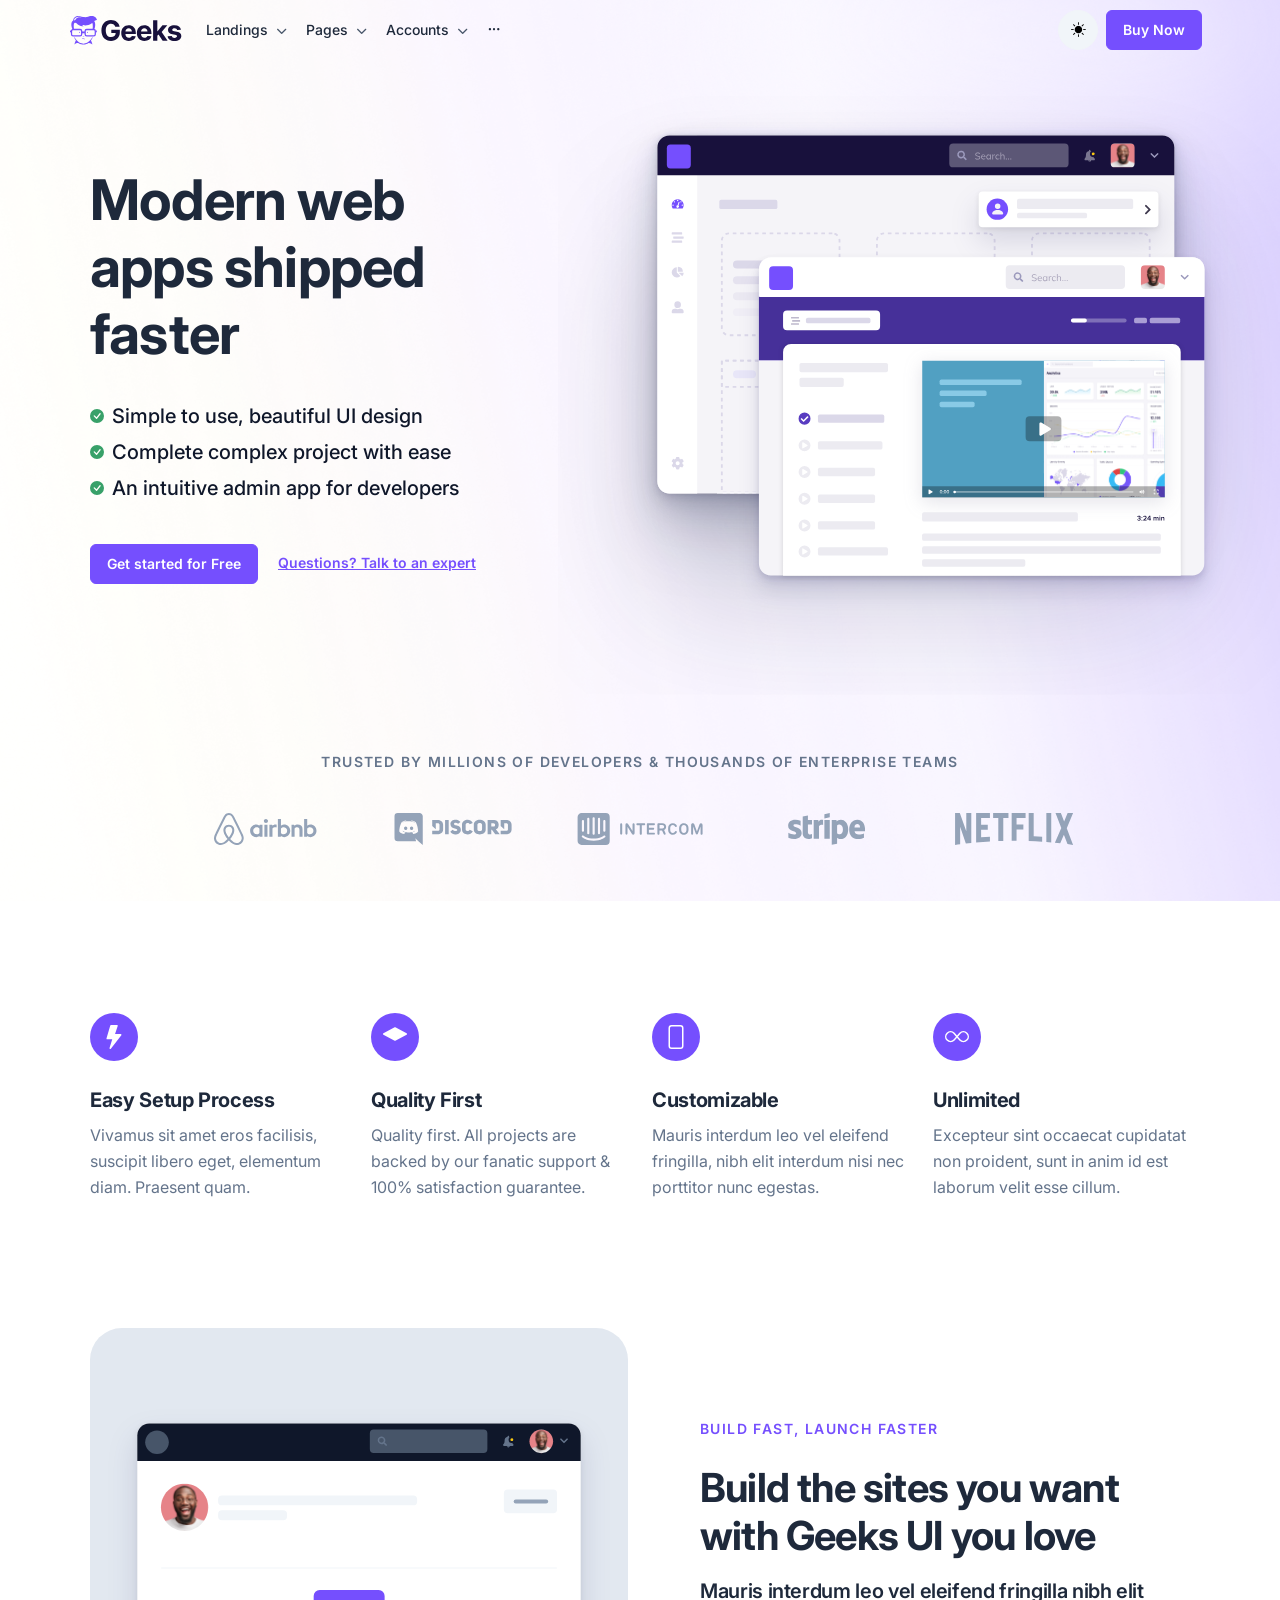
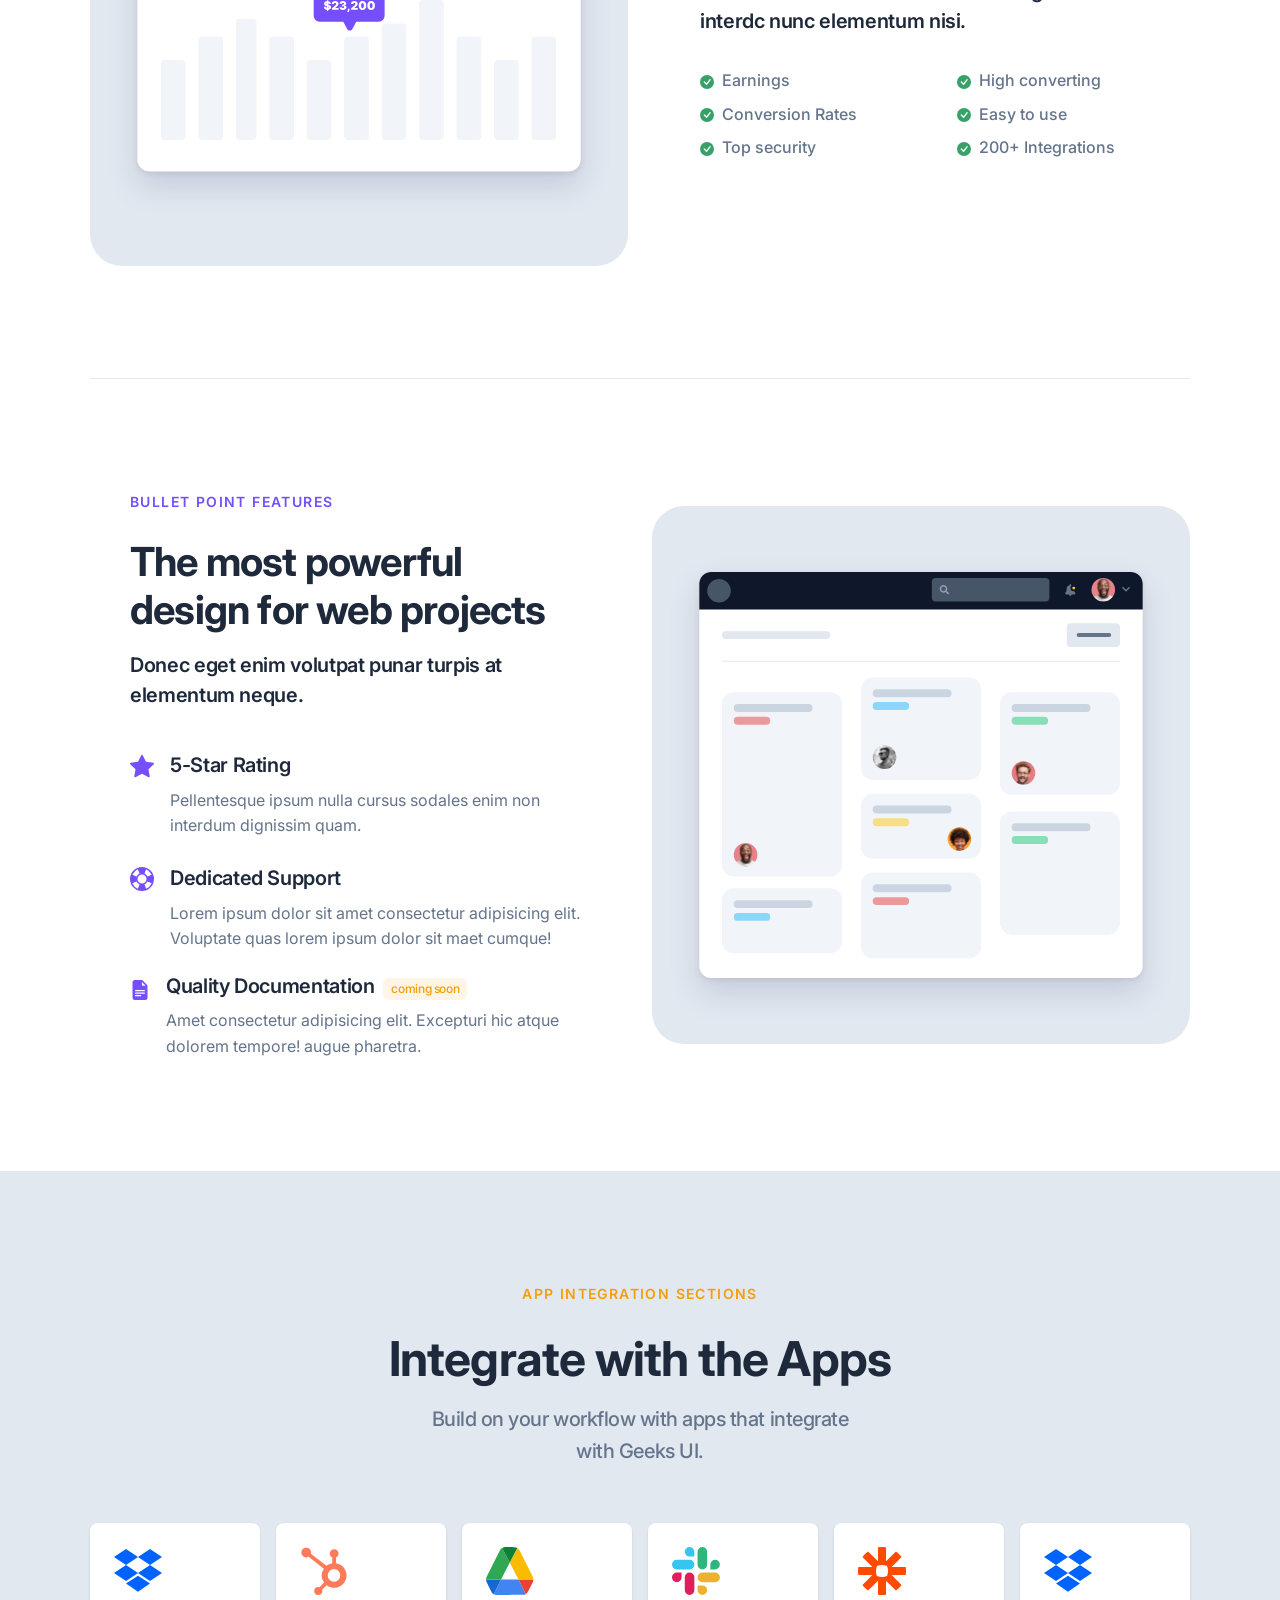
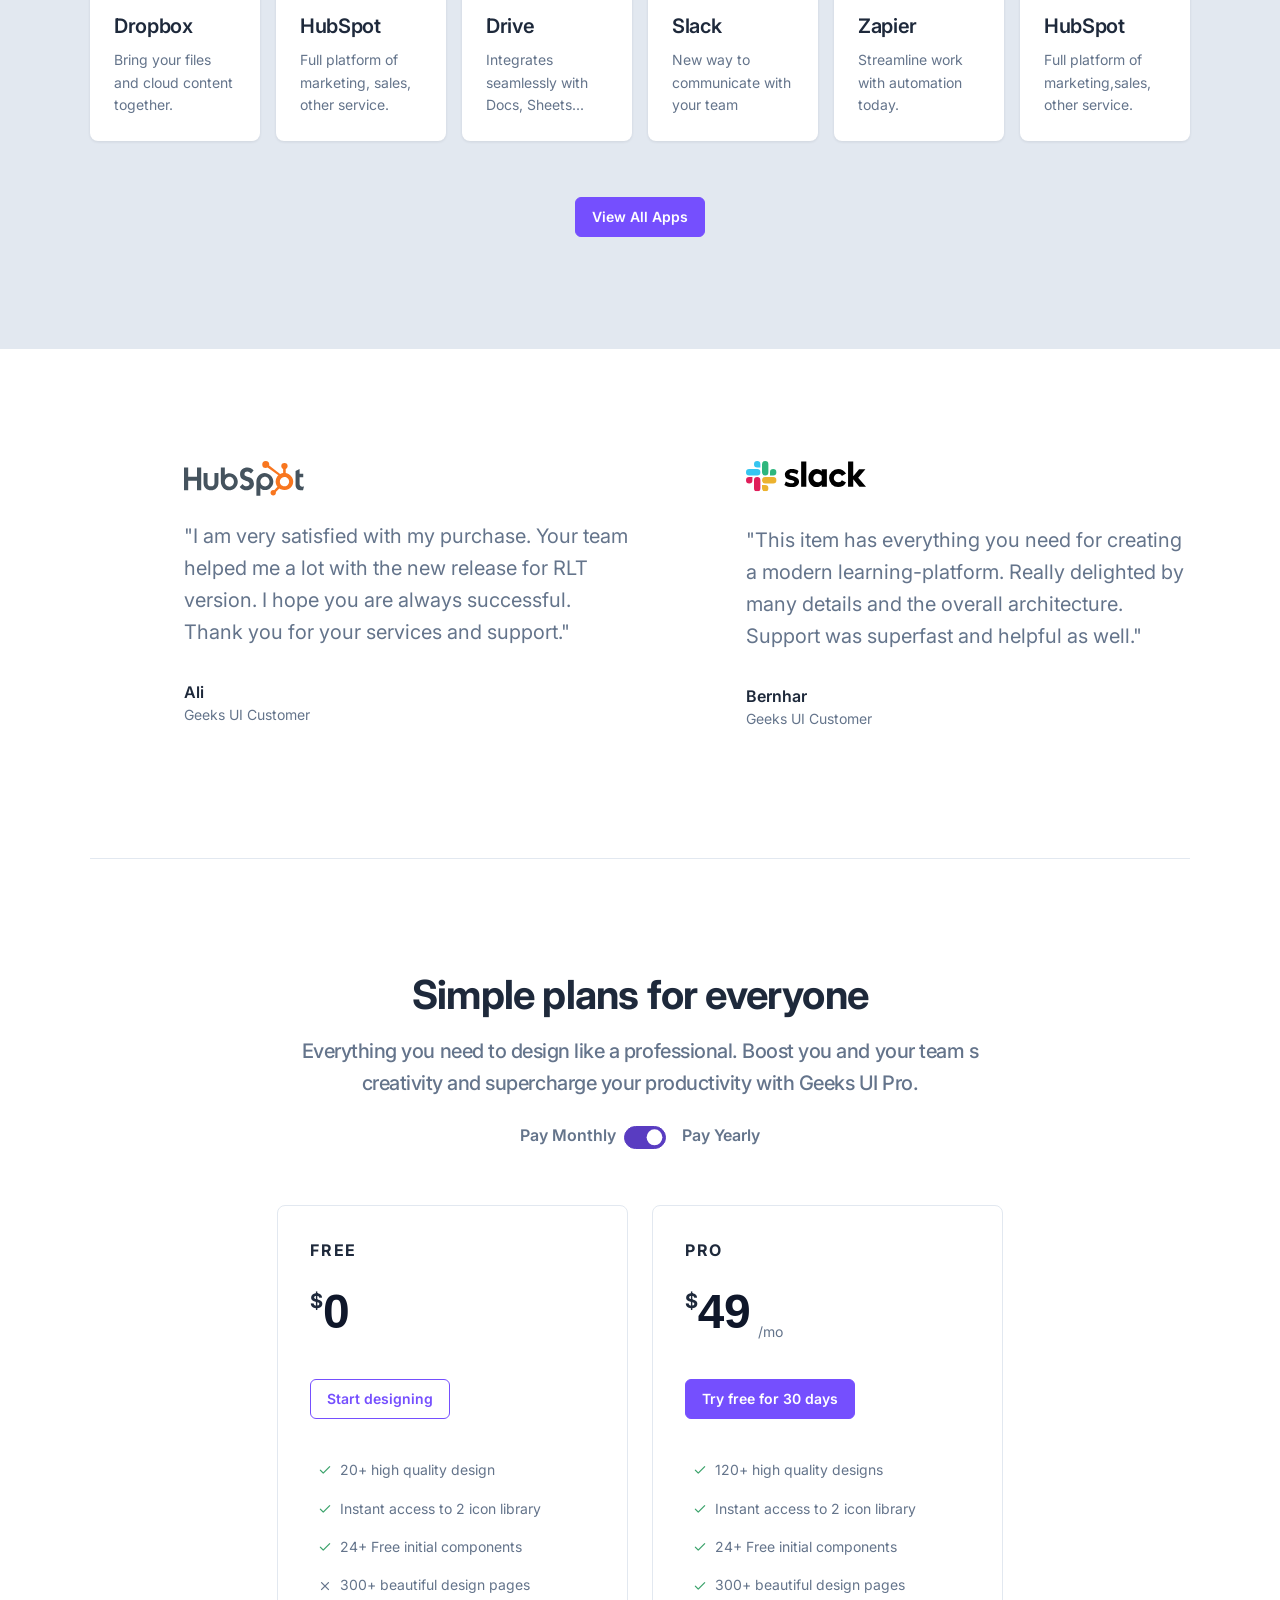
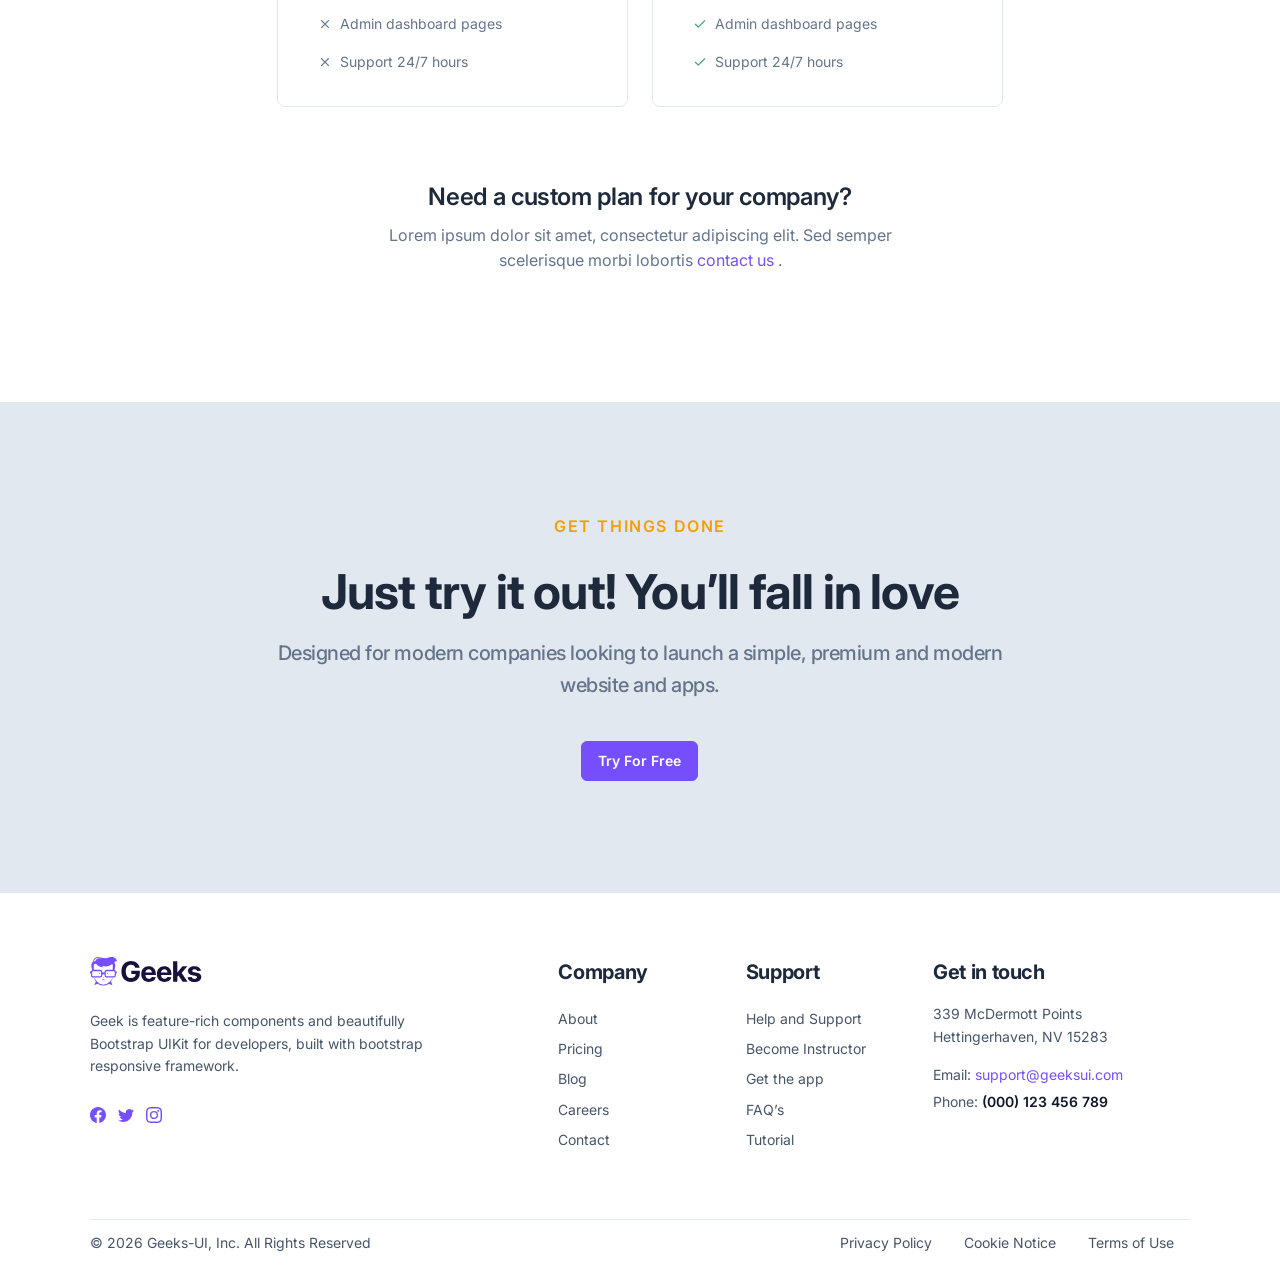
<file: code/sas/geeks/pages/landings/landing-sass.html>
<!doctype html>
<html lang="en" style="overflow-x: hidden">
    <head>
        <link rel="stylesheet" href="../../assets/libs/odometer/themes/odometer-theme-default.css">
        <!-- Required meta tags -->
<meta charset="utf-8" />
<meta name="viewport" content="width=device-width, initial-scale=1" />
<meta name="description" content="" />
<meta name="keywords" content="" />
<meta name="author" content="Codescandy" />

<!-- Favicon icon-->
<link rel="shortcut icon" type="image/x-icon" href="../../assets/images/favicon/favicon.ico" />

<!-- darkmode js -->
<script src="../../assets/js/vendors/darkMode.js"></script>

<!-- Libs CSS -->
<link href="../../assets/fonts/feather/feather.css" rel="stylesheet" />
<link href="../../assets/libs/bootstrap-icons/font/bootstrap-icons.min.css" rel="stylesheet" />
<link href="../../assets/libs/simplebar/dist/simplebar.min.css" rel="stylesheet" />

<!-- Theme CSS -->
<link rel="stylesheet" href="../../assets/css/theme.min.css">

        <link rel="canonical" href="https://geeksui.codescandy.com/geeks/pages/landings/landing-sass.html">
        <title>SASS | Geeks - Academy Admin Template</title>
    </head>

    <body class="bg-white overflow-hidden">
        <!-- Navbar -->
        <!-- navbar login -->
<nav class="navbar navbar-expand-lg navbar-transparent shadow-none ">
    <div class="container px-0">
        <a class="navbar-brand" href="../../index.html"><img src="../../assets/images/brand/logo/logo.svg" alt="Geeks" /></a>
        <div class="d-flex align-items-center order-lg-3">
            <div class="d-flex align-items-center">
                <div class="dropdown me-2">
                    <button class="btn btn-light btn-icon rounded-circle d-flex align-items-center" type="button" aria-expanded="false" data-bs-toggle="dropdown" aria-label="Toggle theme (auto)">
                        <i class="bi theme-icon-active"></i>
                        <span class="visually-hidden bs-theme-text">Toggle theme</span>
                    </button>
                    <ul class="dropdown-menu dropdown-menu-end shadow" aria-labelledby="bs-theme-text">
                        <li>
                            <button type="button" class="dropdown-item d-flex align-items-center" data-bs-theme-value="light" aria-pressed="false">
                                <i class="bi theme-icon bi-sun-fill"></i>
                                <span class="ms-2">Light</span>
                            </button>
                        </li>
                        <li>
                            <button type="button" class="dropdown-item d-flex align-items-center" data-bs-theme-value="dark" aria-pressed="false">
                                <i class="bi theme-icon bi-moon-stars-fill"></i>
                                <span class="ms-2">Dark</span>
                            </button>
                        </li>
                        <li>
                            <button type="button" class="dropdown-item d-flex align-items-center active" data-bs-theme-value="auto" aria-pressed="true">
                                <i class="bi theme-icon bi-circle-half"></i>
                                <span class="ms-2">Auto</span>
                            </button>
                        </li>
                    </ul>
                </div>
                <div class="d-none d-md-block me-2">
                    <a href="https://themes.getbootstrap.com/product/geeks-academy-admin-template/" class="btn btn-primary">Buy Now</a>
                </div>
            </div>
            <div>
                <button
                    class="navbar-toggler collapsed"
                    type="button"
                    data-bs-toggle="collapse"
                    data-bs-target="#navbar-default"
                    aria-controls="navbar-default"
                    aria-expanded="false"
                    aria-label="Toggle navigation">
                    <span class="icon-bar top-bar mt-0"></span>
                    <span class="icon-bar middle-bar"></span>
                    <span class="icon-bar bottom-bar"></span>
                </button>
            </div>
        </div>
        <!-- Button -->

        <!-- Collapse -->
        <div class="collapse navbar-collapse" id="navbar-default">
            <ul class="navbar-nav @@navbarAuto">
                <li class="nav-item dropdown">
                    <a class="nav-link dropdown-toggle" href="#" id="navbarLanding" data-bs-toggle="dropdown" aria-haspopup="true" aria-expanded="false">Landings</a>
                    <ul class="dropdown-menu" aria-labelledby="navbarLanding">
                        <li>
                            <h4 class="dropdown-header">Landings</h4>
                        </li>

                        <li>
                            <a href="../../pages/landings/landing-education.html" class="dropdown-item justify-content-between">Education</a>
                        </li>
                        <li>
                            <a href="../../pages/landings/home-academy.html" class="dropdown-item justify-content-between">Home Academy</a>
                        </li>
                        <li>
                            <a href="../../pages/landings/landing-courses.html" class="dropdown-item">Courses</a>
                        </li>
                        <li>
                            <a href="../../pages/landings/course-lead.html" class="dropdown-item">Lead Course</a>
                        </li>
                        <li>
                            <a href="../../pages/landings/request-access.html" class="dropdown-item">Request Access</a>
                        </li>
                        <li>
                            <a href="../../pages/landings/landing-sass.html" class="dropdown-item">SaaS</a>
                        </li>

                        <li>
                            <a href="../../pages/landings/landing-job.html" class="dropdown-item justify-content-between">Job Listing</a>
                        </li>
                    </ul>
                </li>
                <li class="nav-item dropdown">
                    <a class="nav-link dropdown-toggle" href="#" id="navbarPages" data-bs-toggle="dropdown" aria-haspopup="true" aria-expanded="false">Pages</a>
                    <ul class="dropdown-menu dropdown-menu-arrow" aria-labelledby="navbarPages">
                        <li class="dropdown-submenu dropend">
                            <a class="dropdown-item dropdown-list-group-item dropdown-toggle" href="#">Courses</a>
                            <ul class="dropdown-menu">
                                <li>
                                    <a class="dropdown-item" href="../../pages/course-single.html">Course Single</a>
                                </li>
                                <li>
                                    <a class="dropdown-item" href="../../pages/course-single-v2.html">Course Single v2</a>
                                </li>
                                <li>
                                    <a class="dropdown-item" href="../../pages/course-resume.html">Course Resume</a>
                                </li>
                                <li>
                                    <a class="dropdown-item" href="../../pages/course-category.html">Course Category</a>
                                </li>
                                <li>
                                    <a class="dropdown-item" href="../../pages/course-checkout.html">Course Checkout</a>
                                </li>
                                <li>
                                    <a class="dropdown-item" href="../../pages/course-filter-list.html">Course List/Grid</a>
                                </li>
                                <li>
                                    <a class="dropdown-item" href="../../pages/add-course.html">Add New Course</a>
                                </li>
                            </ul>
                        </li>
                        <li class="dropdown-submenu dropend">
                            <a class="dropdown-item dropdown-list-group-item dropdown-toggle" href="#">Paths</a>
                            <ul class="dropdown-menu">
                                <li>
                                    <a href="../../pages/course-path.html" class="dropdown-item">Browse Path</a>
                                </li>
                                <li>
                                    <a href="../../pages/course-path-single.html" class="dropdown-item">Path Single</a>
                                </li>
                            </ul>
                        </li>
                        <li class="dropdown-submenu dropend">
                            <a class="dropdown-item dropdown-list-group-item dropdown-toggle" href="#">Blog</a>
                            <ul class="dropdown-menu">
                                <li>
                                    <a class="dropdown-item" href="../../pages/blog.html">Listing</a>
                                </li>
                                <li>
                                    <a class="dropdown-item" href="../../pages/blog-single.html">Article</a>
                                </li>
                                <li>
                                    <a class="dropdown-item" href="../../pages/blog-category.html">Category</a>
                                </li>
                                <li>
                                    <a class="dropdown-item" href="../../pages/blog-sidebar.html">Sidebar</a>
                                </li>
                            </ul>
                        </li>

                        <li class="dropdown-submenu dropend">
                            <a class="dropdown-item dropdown-list-group-item dropdown-toggle" href="#">Career</a>
                            <ul class="dropdown-menu">
                                <li>
                                    <a class="dropdown-item" href="../../pages/career.html">Overview</a>
                                </li>
                                <li>
                                    <a class="dropdown-item" href="../../pages/career-list.html">Listing</a>
                                </li>
                                <li>
                                    <a class="dropdown-item" href="../../pages/career-single.html">Opening</a>
                                </li>
                            </ul>
                        </li>
                        <li class="dropdown-submenu dropend">
                            <a class="dropdown-item dropdown-list-group-item dropdown-toggle" href="#">Portfolio</a>
                            <ul class="dropdown-menu">
                                <li>
                                    <a class="dropdown-item" href="../../pages/portfolio.html">List</a>
                                </li>
                                <li>
                                    <a class="dropdown-item" href="../../pages/portfolio-single.html">Single</a>
                                </li>
                            </ul>
                        </li>
                        <li class="dropdown-submenu dropend">
                            <a class="dropdown-item dropdown-list-group-item dropdown-toggle" href="#">Job</a>
                            <ul class="dropdown-menu">
                                <li>
                                    <a class="dropdown-item" href="../../pages/landings/landing-job.html">Home</a>
                                </li>
                                <li>
                                    <a class="dropdown-item" href="../../pages/jobs/job-listing.html">List</a>
                                </li>
                                <li>
                                    <a class="dropdown-item" href="../../pages/jobs/job-grid.html">Grid</a>
                                </li>
                                <li>
                                    <a class="dropdown-item" href="../../pages/jobs/job-single.html">Single</a>
                                </li>
                                <li>
                                    <a class="dropdown-item" href="../../pages/jobs/company-list.html">Company List</a>
                                </li>
                                <li>
                                    <a class="dropdown-item" href="../../pages/jobs/company-about.html">Company Single</a>
                                </li>
                            </ul>
                        </li>
                        <li class="dropdown-submenu dropend">
                            <a class="dropdown-item dropdown-list-group-item dropdown-toggle" href="#">Specialty</a>
                            <ul class="dropdown-menu">
                                <li>
                                    <a class="dropdown-item" href="../../pages/coming-soon.html">Coming Soon</a>
                                </li>
                                <li>
                                    <a class="dropdown-item" href="../../pages/404-error.html">Error 404</a>
                                </li>
                                <li>
                                    <a class="dropdown-item" href="../../pages/maintenance-mode.html">Maintenance Mode</a>
                                </li>
                                <li>
                                    <a class="dropdown-item" href="../../pages/terms-condition-page.html">Terms & Conditions</a>
                                </li>
                            </ul>
                        </li>
                        <li>
                            <hr class="mx-3" />
                        </li>

                        <li>
                            <a class="dropdown-item" href="../../pages/about.html">About</a>
                        </li>
                        <li class="dropdown-submenu dropend">
                            <a class="dropdown-item dropdown-list-group-item dropdown-toggle" href="#">Help Center</a>
                            <ul class="dropdown-menu">
                                <li>
                                    <a class="dropdown-item" href="../../pages/help-center.html">Help Center</a>
                                </li>
                                <li>
                                    <a class="dropdown-item" href="../../pages/help-center-faq.html">FAQ's</a>
                                </li>
                                <li>
                                    <a class="dropdown-item" href="../../pages/help-center-guide.html">Guide</a>
                                </li>
                                <li>
                                    <a class="dropdown-item" href="../../pages/help-center-guide-single.html">Guide Single</a>
                                </li>
                                <li>
                                    <a class="dropdown-item" href="../../pages/help-center-support.html">Support</a>
                                </li>
                            </ul>
                        </li>
                        <li>
                            <a class="dropdown-item" href="../../pages/pricing.html">Pricing</a>
                        </li>
                        <li>
                            <a class="dropdown-item" href="../../pages/compare-plan.html">Compare Plan</a>
                        </li>

                        <li>
                            <a class="dropdown-item" href="../../pages/contact.html">Contact</a>
                        </li>
                    </ul>
                </li>
                <li class="nav-item dropdown">
                    <a class="nav-link dropdown-toggle" href="#" id="navbarAccount" data-bs-toggle="dropdown" aria-haspopup="true" aria-expanded="false">Accounts</a>
                    <ul class="dropdown-menu dropdown-menu-arrow" aria-labelledby="navbarAccount">
                        <li>
                            <h4 class="dropdown-header">Accounts</h4>
                        </li>
                        <li class="dropdown-submenu dropend">
                            <a class="dropdown-item dropdown-list-group-item dropdown-toggle" href="#">Instructor</a>
                            <ul class="dropdown-menu">
                                <li class="text-wrap">
                                    <h5 class="dropdown-header text-dark">Instructor</h5>
                                    <p class="dropdown-text mb-0">Instructor dashboard for manage courses and earning.</p>
                                </li>
                                <li>
                                    <hr class="mx-3" />
                                </li>
                                <li>
                                    <a class="dropdown-item" href="../../pages/dashboard-instructor.html">Dashboard</a>
                                </li>
                                <li>
                                    <a class="dropdown-item" href="../../pages/instructor-profile.html">Profile</a>
                                </li>
                                <li>
                                    <a class="dropdown-item" href="../../pages/instructor-courses.html">My Courses</a>
                                </li>
                                <li>
                                    <a class="dropdown-item" href="../../pages/instructor-order.html">Orders</a>
                                </li>
                                <li>
                                    <a class="dropdown-item" href="../../pages/instructor-reviews.html">Reviews</a>
                                </li>
                                <li>
                                    <a class="dropdown-item" href="../../pages/instructor-students.html">Students</a>
                                </li>
                                <li>
                                    <a class="dropdown-item" href="../../pages/instructor-payouts.html">Payouts</a>
                                </li>
                                <li>
                                    <a class="dropdown-item" href="../../pages/instructor-earning.html">Earning</a>
                                </li>
                                <li class="dropdown-submenu dropend">
                                    <a class="dropdown-item dropdown-list-group-item dropdown-toggle" href="#">
                                        Quiz
                                        <span class="badge bg-primary ms-1">New</span>
                                    </a>
                                    <ul class="dropdown-menu">
                                        <li>
                                            <a class="dropdown-item" href="../../pages/instructor-quiz.html">Quiz</a>
                                        </li>
                                        <li>
                                            <a class="dropdown-item" href="../../pages/instructor-quiz-details.html">Single</a>
                                        </li>
                                        <li>
                                            <a class="dropdown-item" href="../../pages/instructor-quiz-result.html">Result</a>
                                        </li>
                                    </ul>
                                </li>
                            </ul>
                        </li>
                        <li class="dropdown-submenu dropend">
                            <a class="dropdown-item dropdown-list-group-item dropdown-toggle" href="#">Students</a>
                            <ul class="dropdown-menu">
                                <li class="text-wrap">
                                    <h5 class="dropdown-header text-dark">Students</h5>
                                    <p class="dropdown-text mb-0">Students dashboard to manage your courses and subscriptions.</p>
                                </li>
                                <li>
                                    <hr class="mx-3" />
                                </li>
                                <li>
                                    <a class="dropdown-item" href="../../pages/dashboard-student.html">Dashboard</a>
                                </li>
                                <li>
                                    <a class="dropdown-item" href="../../pages/student-subscriptions.html">Subscriptions</a>
                                </li>
                                <li>
                                    <a class="dropdown-item" href="../../pages/payment-method.html">Payments</a>
                                </li>
                                <li>
                                    <a class="dropdown-item" href="../../pages/billing-info.html">Billing Info</a>
                                </li>
                                <li>
                                    <a class="dropdown-item" href="../../pages/invoice.html">Invoice</a>
                                </li>
                                <li>
                                    <a class="dropdown-item" href="../../pages/invoice-details.html">Invoice Details</a>
                                </li>
                                <li>
                                    <a class="dropdown-item" href="../../pages/dashboard-student.html">Bookmarked</a>
                                </li>
                                <li>
                                    <a class="dropdown-item" href="../../pages/dashboard-student.html">My Path</a>
                                </li>
                                <li class="dropdown-submenu dropend">
                                    <a class="dropdown-item dropdown-list-group-item dropdown-toggle" href="#">
                                        Quiz
                                        <span class="badge bg-primary ms-1">New</span>
                                    </a>
                                    <ul class="dropdown-menu">
                                        <li>
                                            <a class="dropdown-item" href="../../pages/student-quiz.html">Quiz</a>
                                        </li>
                                        <li>
                                            <a class="dropdown-item" href="../../pages/student-quiz-attempt.html">Attempt</a>
                                        </li>
                                        <li>
                                            <a class="dropdown-item" href="../../pages/student-quiz-start.html">Start</a>
                                        </li>
                                        <li>
                                            <a class="dropdown-item" href="../../pages/student-quiz-result.html">Result</a>
                                        </li>
                                    </ul>
                                </li>
                            </ul>
                        </li>
                        <li class="dropdown-submenu dropend">
                            <a class="dropdown-item dropdown-list-group-item dropdown-toggle" href="#">Admin</a>
                            <ul class="dropdown-menu">
                                <li class="text-wrap">
                                    <h5 class="dropdown-header text-dark">Master Admin</h5>
                                    <p class="dropdown-text mb-0">Master admin dashboard to manage courses, user, site setting , and work with amazing apps.</p>
                                </li>
                                <li>
                                    <hr class="mx-3" />
                                </li>
                                <li class="px-3 d-grid">
                                    <a href="../../pages/dashboard/admin-dashboard.html" class="btn btn-sm btn-primary">Go to Dashboard</a>
                                </li>
                            </ul>
                        </li>
                        <li>
                            <hr class="mx-3" />
                        </li>
                        <li>
                            <a class="dropdown-item" href="../../pages/sign-in.html">Sign In</a>
                        </li>
                        <li>
                            <a class="dropdown-item" href="../../pages/sign-up.html">Sign Up</a>
                        </li>
                        <li>
                            <a class="dropdown-item" href="../../pages/forget-password.html">Forgot Password</a>
                        </li>
                        <li>
                            <a class="dropdown-item" href="../../pages/profile-edit.html">Edit Profile</a>
                        </li>
                        <li>
                            <a class="dropdown-item" href="../../pages/security.html">Security</a>
                        </li>
                        <li>
                            <a class="dropdown-item" href="../../pages/social-profile.html">Social Profiles</a>
                        </li>
                        <li>
                            <a class="dropdown-item" href="../../pages/notifications.html">Notifications</a>
                        </li>
                        <li>
                            <a class="dropdown-item" href="../../pages/profile-privacy.html">Privacy Settings</a>
                        </li>
                        <li>
                            <a class="dropdown-item" href="../../pages/delete-profile.html">Delete Profile</a>
                        </li>
                        <li>
                            <a class="dropdown-item" href="../../pages/linked-accounts.html">Linked Accounts</a>
                        </li>
                    </ul>
                </li>
                <li class="nav-item dropdown">
                    <a class="nav-link" href="#" id="navbarDropdown" role="button" data-bs-toggle="dropdown" aria-haspopup="true" aria-expanded="false">
                        <i class="fe fe-more-horizontal"></i>
                    </a>
                    <div class="dropdown-menu dropdown-menu-md" aria-labelledby="navbarDropdown">
                        <div class="list-group">
                            <a class="list-group-item list-group-item-action border-0" href="../../docs/index.html">
                                <div class="d-flex align-items-center">
                                    <i class="fe fe-file-text fs-3 text-primary"></i>
                                    <div class="ms-3">
                                        <h5 class="mb-0">Documentations</h5>
                                        <p class="mb-0 fs-6">Browse the all documentation</p>
                                    </div>
                                </div>
                            </a>
                            <a class="list-group-item list-group-item-action border-0" href="../../docs/bootstrap-5-snippets.html">
                                <div class="d-flex align-items-center">
                                    <i class="bi bi-files fs-3 text-primary"></i>
                                    <div class="ms-3">
                                        <h5 class="mb-0">Snippet</h5>
                                        <p class="mb-0 fs-6">Bunch of Snippet</p>
                                    </div>
                                </div>
                            </a>
                            <a class="list-group-item list-group-item-action border-0" href="../../docs/changelog.html">
                                <div class="d-flex align-items-center">
                                    <i class="fe fe-layers fs-3 text-primary"></i>
                                    <div class="ms-3">
                                        <h5 class="mb-0">
                                            Changelog
                                            <span class="text-primary ms-1" id="changelog"></span>
                                        </h5>
                                        <p class="mb-0 fs-6">See what's new</p>
                                    </div>
                                </div>
                            </a>
                            <a class="list-group-item list-group-item-action border-0" href="https://geeksui.codescandy.com/geeks-rtl/" target="_blank">
                                <div class="d-flex align-items-center">
                                    <i class="fe fe-toggle-right fs-3 text-primary"></i>
                                    <div class="ms-3">
                                        <h5 class="mb-0">RTL demo</h5>
                                        <p class="mb-0 fs-6">RTL Pages</p>
                                    </div>
                                </div>
                            </a>
                        </div>
                    </div>
                </li>
            </ul>
        </div>
    </div>
</nav>

        <main>
            <!-- Page Content -->
            <section class="py-8 position-relative bg-cover" style="background-image: url(../../assets/images/background/gradient-bg.png)">
                <!-- Image -->
                <div class="container">
                    <div class="row align-items-center mb-6">
                        <div class="col-12 col-lg-7 order-md-2">
                            <div class="mb-2 mb-md-0">
                                <img src="../../assets/images/background/graphics.svg" alt="graphics" class="img-fluid mw-md-130">
                            </div>
                        </div>
                        <div class="col-12 col-lg-5 order-md-1">
                            <!-- Heading -->
                            <h1 class="display-2 mb-5 fw-bold">Modern web apps shipped faster</h1>
                            <!-- list -->
                            <ul class="list-unstyled fs-3 text-dark mb-6 fw-medium">
                                <li class="mb-1 d-flex">
                                    <span class="me-2">
                                        <svg xmlns="http://www.w3.org/2000/svg" width="14" height="14" fill="currentColor" class="bi bi-check-circle-fill text-success mb-1" viewBox="0 0 16 16">
                                            <path
                                                d="M16 8A8 8 0 1 1 0 8a8 8 0 0 1 16 0zm-3.97-3.03a.75.75 0 0 0-1.08.022L7.477 9.417 5.384 7.323a.75.75 0 0 0-1.06 1.06L6.97 11.03a.75.75 0 0 0 1.079-.02l3.992-4.99a.75.75 0 0 0-.01-1.05z">
                                        </svg>
                                    </span>
                                    <span>Simple to use, beautiful UI design</span>
                                </li>
                                <li class="mb-1 d-flex">
                                    <span class="me-2">
                                        <svg xmlns="http://www.w3.org/2000/svg" width="14" height="14" fill="currentColor" class="bi bi-check-circle-fill text-success mb-1" viewBox="0 0 16 16">
                                            <path
                                                d="M16 8A8 8 0 1 1 0 8a8 8 0 0 1 16 0zm-3.97-3.03a.75.75 0 0 0-1.08.022L7.477 9.417 5.384 7.323a.75.75 0 0 0-1.06 1.06L6.97 11.03a.75.75 0 0 0 1.079-.02l3.992-4.99a.75.75 0 0 0-.01-1.05z">
                                        </svg>
                                    </span>
                                    <span>Complete complex project with ease</span>
                                </li>
                                <li class="mb-1 d-flex">
                                    <span class="me-2">
                                        <svg xmlns="http://www.w3.org/2000/svg" width="14" height="14" fill="currentColor" class="bi bi-check-circle-fill text-success mb-1" viewBox="0 0 16 16">
                                            <path
                                                d="M16 8A8 8 0 1 1 0 8a8 8 0 0 1 16 0zm-3.97-3.03a.75.75 0 0 0-1.08.022L7.477 9.417 5.384 7.323a.75.75 0 0 0-1.06 1.06L6.97 11.03a.75.75 0 0 0 1.079-.02l3.992-4.99a.75.75 0 0 0-.01-1.05z">
                                        </svg>
                                    </span>
                                    <span>An intuitive admin app for developers</span>
                                </li>
                            </ul>
                            <!-- Buttons -->
                            <div class="mb-8 mb-lg-0">
                                <a href="#" class="btn btn-primary me-3 mb-2 mb-lg-0">Get started for Free</a>

                                <a href="#" class="text-nowrap btn-link">Questions? Talk to an expert</a>
                            </div>
                        </div>
                    </div>
                    <!-- Hero Section -->
                    <!-- row -->
                    <div class="row mt-8">
                        <div class="offset-xl-1 col-xl-10 col-md-12 col-12">
                            <!-- Heading -->
                            <div class="text-center mb-6 px-md-8 fw-semibold">
                                <span class="ls-md">TRUSTED BY MILLIONS OF DEVELOPERS & THOUSANDS OF ENTERPRISE TEAMS</span>
                            </div>
                            <!-- row -->
                            <div class="row text-center">
                                <!-- col -->
                                <div class="col">
                                    <div class="mb-4 mb-lg-0">
                                        <img src="../../assets/images/brand/gray-logo-airbnb.svg" alt="logo">
                                    </div>
                                </div>
                                <!-- col -->
                                <div class="col">
                                    <div class="mb-4 mb-lg-0">
                                        <img src="../../assets/images/brand/gray-logo-discord.svg" alt="logo">
                                    </div>
                                </div>
                                <div class="col">
                                    <div class="mb-4 mb-lg-0">
                                        <img src="../../assets/images/brand/gray-logo-intercom.svg" alt="logo">
                                    </div>
                                </div>
                                <!-- col -->
                                <div class="col">
                                    <div class="mb-4 mb-lg-0">
                                        <img src="../../assets/images/brand/gray-logo-stripe.svg" alt="logo">
                                    </div>
                                </div>
                                <!-- col -->
                                <div class="col">
                                    <div class="mb-4 mb-lg-0">
                                        <img src="../../assets/images/brand/gray-logo-netflix.svg" alt="logo">
                                    </div>
                                </div>
                            </div>
                        </div>
                    </div>
                </div>
            </section>
            <!-- Client logo -->
            <section class="py-8">
                <div class="container mt-lg-8">
                    <div class="row">
                        <div class="col-md-6 col-lg-3 col-12">
                            <!-- featues -->
                            <div class="mb-6 mb-lg-0 fs-4">
                                <!-- icon -->
                                <div class="icon-shape icon-lg bg-primary text-light-primary rounded-circle text-center mb-4">
                                    <svg xmlns="http://www.w3.org/2000/svg" width="24" height="24" fill="currentColor" class="bi bi-lightning-fill text-white" viewBox="0 0 16 16">
                                        <path
                                            d="M5.52.359A.5.5 0 0 1 6 0h4a.5.5 0 0 1 .474.658L8.694 6H12.5a.5.5 0 0 1 .395.807l-7 9a.5.5 0 0 1-.873-.454L6.823 9.5H3.5a.5.5 0 0 1-.48-.641l2.5-8.5z">
                                    </svg>
                                </div>
                                <h3 class="fw-bold">Easy Setup Process</h3>
                                <p>Vivamus sit amet eros facilisis, suscipit libero eget, elementum diam. Praesent quam.</p>
                            </div>
                        </div>
                        <div class="col-md-6 col-lg-3 col-12">
                            <!-- features -->
                            <div class="mb-6 mb-lg-0 fs-4">
                                <!-- icon -->
                                <div class="icon-shape icon-lg bg-primary text-light-primary rounded-circle text-center mb-4">
                                    <svg xmlns="http://www.w3.org/2000/svg" width="24" height="24" fill="currentColor" class="bi bi-layers-fill text-white" viewBox="0 0 16 16">
                                        <path d="M7.765 1.559a.5.5 0 0 1 .47 0l7.5 4a.5.5 0 0 1 0 .882l-7.5 4a.5.5 0 0 1-.47 0l-7.5-4a.5.5 0 0 1 0-.882l7.5-4z">
                                        <path d="m2.125 8.567-1.86.992a.5.5 0 0 0 0 .882l7.5 4a.5.5 0 0 0 .47 0l7.5-4a.5.5 0 0 0 0-.882l-1.86-.992-5.17 2.756a1.5 1.5 0 0 1-1.41 0l-5.17-2.756z">
                                    </svg>
                                </div>
                                <h3 class="fw-bold">Quality First</h3>
                                <p>Quality first. All projects are backed by our fanatic support & 100% satisfaction guarantee.</p>
                            </div>
                        </div>
                        <div class="col-md-6 col-lg-3 col-12">
                            <!-- features -->
                            <div class="mb-6 mb-lg-0 fs-4">
                                <!-- icon -->
                                <div class="icon-shape icon-lg bg-primary text-light-primary rounded-circle text-center mb-4">
                                    <svg xmlns="http://www.w3.org/2000/svg" width="24" height="24" fill="currentColor" class="bi bi-phone text-white" viewBox="0 0 16 16">
                                        <path d="M11 1a1 1 0 0 1 1 1v12a1 1 0 0 1-1 1H5a1 1 0 0 1-1-1V2a1 1 0 0 1 1-1h6zM5 0a2 2 0 0 0-2 2v12a2 2 0 0 0 2 2h6a2 2 0 0 0 2-2V2a2 2 0 0 0-2-2H5z">
                                        <path d="M8 14a1 1 0 1 0 0-2 1 1 0 0 0 0 2z">
                                    </svg>
                                </div>
                                <h3 class="fw-bold">Customizable</h3>
                                <p>Mauris interdum leo vel eleifend fringilla, nibh elit interdum nisi nec porttitor nunc egestas.</p>
                            </div>
                        </div>
                        <div class="col-md-6 col-lg-3 col-12">
                            <!-- features -->
                            <div class="mb-6 mb-lg-0 fs-4">
                                <!-- icon -->
                                <div class="icon-shape icon-lg bg-primary text-light-primary rounded-circle text-center mb-4">
                                    <svg xmlns="http://www.w3.org/2000/svg" width="24" height="24" fill="currentColor" class="bi bi-infinity text-white" viewBox="0 0 16 16">
                                        <path
                                            d="M5.68 5.792 7.345 7.75 5.681 9.708a2.75 2.75 0 1 1 0-3.916ZM8 6.978 6.416 5.113l-.014-.015a3.75 3.75 0 1 0 0 5.304l.014-.015L8 8.522l1.584 1.865.014.015a3.75 3.75 0 1 0 0-5.304l-.014.015L8 6.978Zm.656.772 1.663-1.958a2.75 2.75 0 1 1 0 3.916L8.656 7.75Z">
                                    </svg>
                                </div>
                                <h3 class="fw-bold">Unlimited</h3>
                                <p>Excepteur sint occaecat cupidatat non proident, sunt in anim id est laborum velit esse cillum.</p>
                            </div>
                        </div>
                    </div>
                </div>
            </section>
            <!-- image section -->
            <section class="py-8">
                <div class="container">
                    <div class="row align-items-center pb-lg-8">
                        <div class="col-lg-6 col-md-12 col-12">
                            <!-- image -->
                            <div class="mb-4 mb-lg-0 bg-gray-200 rounded-4">
                                <img src="../../assets/images/svg/featured-img-1.svg" alt="featured" class="img-fluid w-100">
                            </div>
                        </div>
                        <div class="col-lg-6 col-md-12 col-12 mt-4 mt-lg-0">
                            <!-- content -->
                            <div class="ps-lg-7">
                                <span class="text-primary ls-md text-uppercase fw-semibold">Build fast, launch faster</span>
                                <h2 class="display-4 mt-4 mb-3 fw-bold">Build the sites you want with Geeks UI you love</h2>
                                <h3>Mauris interdum leo vel eleifend fringilla nibh elit interdc nunc elementum nisi.</h3>
                                <div class="mt-5 row">
                                    <!-- list -->
                                    <div class="col">
                                        <ul class="list-unstyled fs-4 fw-medium">
                                            <li class="mb-2 d-flex">
                                                <span class="me-2">
                                                    <svg xmlns="http://www.w3.org/2000/svg" width="14" height="14" fill="currentColor" class="bi bi-check-circle-fill text-success" viewBox="0 0 16 16">
                                                        <path
                                                            d="M16 8A8 8 0 1 1 0 8a8 8 0 0 1 16 0zm-3.97-3.03a.75.75 0 0 0-1.08.022L7.477 9.417 5.384 7.323a.75.75 0 0 0-1.06 1.06L6.97 11.03a.75.75 0 0 0 1.079-.02l3.992-4.99a.75.75 0 0 0-.01-1.05z">
                                                    </svg>
                                                </span>
                                                <span>Earnings</span>
                                            </li>
                                            <li class="mb-2 d-flex">
                                                <span class="me-2">
                                                    <svg xmlns="http://www.w3.org/2000/svg" width="14" height="14" fill="currentColor" class="bi bi-check-circle-fill text-success" viewBox="0 0 16 16">
                                                        <path
                                                            d="M16 8A8 8 0 1 1 0 8a8 8 0 0 1 16 0zm-3.97-3.03a.75.75 0 0 0-1.08.022L7.477 9.417 5.384 7.323a.75.75 0 0 0-1.06 1.06L6.97 11.03a.75.75 0 0 0 1.079-.02l3.992-4.99a.75.75 0 0 0-.01-1.05z">
                                                    </svg>
                                                </span>
                                                <span>Conversion Rates</span>
                                            </li>
                                            <li class="mb-2 d-flex">
                                                <span class="me-2">
                                                    <svg xmlns="http://www.w3.org/2000/svg" width="14" height="14" fill="currentColor" class="bi bi-check-circle-fill text-success" viewBox="0 0 16 16">
                                                        <path
                                                            d="M16 8A8 8 0 1 1 0 8a8 8 0 0 1 16 0zm-3.97-3.03a.75.75 0 0 0-1.08.022L7.477 9.417 5.384 7.323a.75.75 0 0 0-1.06 1.06L6.97 11.03a.75.75 0 0 0 1.079-.02l3.992-4.99a.75.75 0 0 0-.01-1.05z">
                                                    </svg>
                                                </span>
                                                <span>Top security</span>
                                            </li>
                                        </ul>
                                    </div>
                                    <div class="col">
                                        <!-- list -->
                                        <ul class="list-unstyled fs-4 fw-medium">
                                            <li class="mb-2 d-flex">
                                                <span class="me-2">
                                                    <svg xmlns="http://www.w3.org/2000/svg" width="14" height="14" fill="currentColor" class="bi bi-check-circle-fill text-success" viewBox="0 0 16 16">
                                                        <path
                                                            d="M16 8A8 8 0 1 1 0 8a8 8 0 0 1 16 0zm-3.97-3.03a.75.75 0 0 0-1.08.022L7.477 9.417 5.384 7.323a.75.75 0 0 0-1.06 1.06L6.97 11.03a.75.75 0 0 0 1.079-.02l3.992-4.99a.75.75 0 0 0-.01-1.05z">
                                                    </svg>
                                                </span>
                                                <span>High converting</span>
                                            </li>
                                            <li class="mb-2 d-flex">
                                                <span class="me-2">
                                                    <svg xmlns="http://www.w3.org/2000/svg" width="14" height="14" fill="currentColor" class="bi bi-check-circle-fill text-success" viewBox="0 0 16 16">
                                                        <path
                                                            d="M16 8A8 8 0 1 1 0 8a8 8 0 0 1 16 0zm-3.97-3.03a.75.75 0 0 0-1.08.022L7.477 9.417 5.384 7.323a.75.75 0 0 0-1.06 1.06L6.97 11.03a.75.75 0 0 0 1.079-.02l3.992-4.99a.75.75 0 0 0-.01-1.05z">
                                                    </svg>
                                                </span>
                                                <span>Easy to use</span>
                                            </li>
                                            <li class="mb-2 d-flex">
                                                <span class="me-2">
                                                    <svg xmlns="http://www.w3.org/2000/svg" width="14" height="14" fill="currentColor" class="bi bi-check-circle-fill text-success" viewBox="0 0 16 16">
                                                        <path
                                                            d="M16 8A8 8 0 1 1 0 8a8 8 0 0 1 16 0zm-3.97-3.03a.75.75 0 0 0-1.08.022L7.477 9.417 5.384 7.323a.75.75 0 0 0-1.06 1.06L6.97 11.03a.75.75 0 0 0 1.079-.02l3.992-4.99a.75.75 0 0 0-.01-1.05z">
                                                    </svg>
                                                </span>
                                                <span>200+ Integrations</span>
                                            </li>
                                        </ul>
                                    </div>
                                </div>
                            </div>
                        </div>
                    </div>
                    <!-- divider -->
                    <hr class="my-8">
                    <div class="row align-items-center py-lg-8">
                        <!-- col -->
                        <div class="col-lg-6 col-md-12 col-12">
                            <!-- content -->
                            <div class="pe-lg-6 ps-lg-6">
                                <span class="text-primary ls-md text-uppercase fw-semibold">Bullet point Features</span>
                                <h2 class="display-4 mt-4 mb-3 fw-bold">The most powerful design for web projects</h2>
                                <h3>Donec eget enim volutpat punar turpis at elementum neque.</h3>
                                <div class="mt-6">
                                    <!-- icon with para -->
                                    <div class="d-flex mb-4">
                                        <div>
                                            <svg xmlns="http://www.w3.org/2000/svg" width="24" height="24" fill="currentColor" class="bi bi-star-fill text-primary mt-1" viewBox="0 0 16 16">
                                                <path
                                                    d="M3.612 15.443c-.386.198-.824-.149-.746-.592l.83-4.73L.173 6.765c-.329-.314-.158-.888.283-.95l4.898-.696L7.538.792c.197-.39.73-.39.927 0l2.184 4.327 4.898.696c.441.062.612.636.282.95l-3.522 3.356.83 4.73c.078.443-.36.79-.746.592L8 13.187l-4.389 2.256z">
                                            </svg>
                                        </div>
                                        <div class="ms-3">
                                            <!-- content -->
                                            <h3 class="mb-2">5-Star Rating</h3>
                                            <p class="mb-0 fs-4">Pellentesque ipsum nulla cursus sodales enim non interdum dignissim quam.</p>
                                        </div>
                                    </div>
                                    <!-- icon with para -->
                                    <div class="d-flex mb-4">
                                        <div>
                                            <svg xmlns="http://www.w3.org/2000/svg" width="24" height="24" fill="currentColor" class="bi bi-life-preserver mt-1 text-primary" viewBox="0 0 16 16">
                                                <path
                                                    d="M8 16A8 8 0 1 0 8 0a8 8 0 0 0 0 16zm6.43-5.228a7.025 7.025 0 0 1-3.658 3.658l-1.115-2.788a4.015 4.015 0 0 0 1.985-1.985l2.788 1.115zM5.228 14.43a7.025 7.025 0 0 1-3.658-3.658l2.788-1.115a4.015 4.015 0 0 0 1.985 1.985L5.228 14.43zm9.202-9.202-2.788 1.115a4.015 4.015 0 0 0-1.985-1.985l1.115-2.788a7.025 7.025 0 0 1 3.658 3.658zm-8.087-.87a4.015 4.015 0 0 0-1.985 1.985L1.57 5.228A7.025 7.025 0 0 1 5.228 1.57l1.115 2.788zM8 11a3 3 0 1 1 0-6 3 3 0 0 1 0 6z">
                                            </svg>
                                        </div>
                                        <!-- content -->
                                        <div class="ms-3">
                                            <h3 class="mb-2">Dedicated Support</h3>
                                            <p class="mb-0 fs-4">Lorem ipsum dolor sit amet consectetur adipisicing elit. Voluptate quas lorem ipsum dolor sit maet cumque!</p>
                                        </div>
                                    </div>
                                    <!-- icon with para -->
                                    <div class="d-flex">
                                        <div>
                                            <svg
                                                xmlns="http://www.w3.org/2000/svg"
                                                width="20"
                                                height="20"
                                                fill="currentColor"
                                                class="bi bi-file-earmark-text-fill text-primary mt-1"
                                                viewBox="0 0 16 16">
                                                <path
                                                    d="M9.293 0H4a2 2 0 0 0-2 2v12a2 2 0 0 0 2 2h8a2 2 0 0 0 2-2V4.707A1 1 0 0 0 13.707 4L10 .293A1 1 0 0 0 9.293 0zM9.5 3.5v-2l3 3h-2a1 1 0 0 1-1-1zM4.5 9a.5.5 0 0 1 0-1h7a.5.5 0 0 1 0 1h-7zM4 10.5a.5.5 0 0 1 .5-.5h7a.5.5 0 0 1 0 1h-7a.5.5 0 0 1-.5-.5zm.5 2.5a.5.5 0 0 1 0-1h4a.5.5 0 0 1 0 1h-4z">
                                            </svg>
                                        </div>
                                        <!-- content -->
                                        <div class="ms-3">
                                            <h3 class="mb-2 lh-1">
                                                Quality Documentation
                                                <span class="badge bg-warning-soft fs-6 ms-1">coming soon</span>
                                            </h3>
                                            <p class="mb-0 fs-4">Amet consectetur adipisicing elit. Excepturi hic atque dolorem tempore! augue pharetra.</p>
                                        </div>
                                    </div>
                                </div>
                            </div>
                        </div>
                        <div class="col-lg-6 col-md-12 col-12">
                            <!-- image -->
                            <div class="mt-4 mt-lg-0 bg-gray-200 rounded-4">
                                <img src="../../assets/images/svg/featured-img-2.svg" alt="featured" class="img-fluid w-100">
                            </div>
                        </div>
                    </div>
                </div>
            </section>
            <!-- app integration -->
            <section class="py-8 bg-gray-200">
                <div class="container my-lg-8">
                    <div class="row justify-content-center">
                        <div class="col-lg-6 col-md-12 col-12">
                            <!-- heading -->
                            <div class="text-center mb-8">
                                <span class="text-warning ls-md text-uppercase fw-semibold">App Integration sections</span>
                                <h2 class="display-3 mt-4 mb-3 fw-bold">Integrate with the Apps</h2>
                                <p class="lead px-lg-8">Build on your workflow with apps that integrate with Geeks UI.</p>
                            </div>
                        </div>
                    </div>
                    <!-- row -->
                    <div class="row gx-3">
                        <div class="col-xl-2 col-md-4 col-6 mb-3 mb-xl-0">
                            <!-- card card-borderd  -->
                            <div class="card h-100">
                                <!-- card body  -->
                                <div class="card-body">
                                    <img src="../../assets/images/brand/dropbox-logo.svg" alt="dropbox" class="icon-lg mb-3">
                                    <h3>Dropbox</h3>
                                    <p class="mb-0">Bring your files and cloud content together.</p>
                                </div>
                            </div>
                        </div>
                        <div class="col-xl-2 col-md-4 col-6 mb-3 mb-xl-0">
                            <!-- card card-borderd  -->
                            <div class="card h-100">
                                <!-- card body  -->
                                <div class="card-body">
                                    <img src="../../assets/images/brand/hubspot.svg" alt="hubspot" class="icon-lg mb-3">
                                    <h3>HubSpot</h3>
                                    <p class="mb-0">Full platform of marketing, sales, other service.</p>
                                </div>
                            </div>
                        </div>
                        <div class="col-xl-2 col-md-4 col-6 mb-3 mb-xl-0">
                            <!-- card card-borderd  -->
                            <div class="card h-100">
                                <!-- card body  -->
                                <div class="card-body">
                                    <img src="../../assets/images/brand/google-drive.svg" alt="drive" class="icon-lg mb-3">
                                    <h3>Drive</h3>
                                    <p class="mb-0">Integrates seamlessly with Docs, Sheets...</p>
                                </div>
                            </div>
                        </div>
                        <div class="col-xl-2 col-md-4 col-6 mb-3 mb-xl-0">
                            <!-- card card-borderd  -->
                            <div class="card h-100">
                                <!-- card body  -->
                                <div class="card-body">
                                    <img src="../../assets/images/brand/slack-logo.svg" alt="slack" class="icon-lg mb-3">
                                    <h3>Slack</h3>
                                    <p class="mb-0">New way to communicate with your team</p>
                                </div>
                            </div>
                        </div>
                        <div class="col-xl-2 col-md-4 col-6 mb-3 mb-xl-0">
                            <!-- card card-borderd  -->
                            <div class="card h-100">
                                <!-- card body  -->
                                <div class="card-body">
                                    <img src="../../assets/images/brand/zapier.svg" alt="zapier" class="icon-lg mb-3">
                                    <h3>Zapier</h3>
                                    <p class="mb-0">Streamline work with automation today.</p>
                                </div>
                            </div>
                        </div>
                        <div class="col-xl-2 col-md-4 col-6 mb-3 mb-xl-0">
                            <!-- card card-borderd  -->
                            <div class="card h-100">
                                <!-- card body  -->
                                <div class="card-body">
                                    <img src="../../assets/images/brand/dropbox-logo.svg" alt="dropbox" class="icon-lg mb-3">
                                    <h3>HubSpot</h3>
                                    <p class="mb-0">Full platform of marketing,sales, other service.</p>
                                </div>
                            </div>
                        </div>
                    </div>
                    <div class="row">
                        <!-- button  -->
                        <div class="col-12 text-center mt-8">
                            <a href="#" class="btn btn-primary">View All Apps</a>
                        </div>
                    </div>
                </div>
            </section>
            <!-- testimonials  -->
            <section class="py-8">
                <div class="container my-lg-8">
                    <div class="row pb-lg-8">
                        <div class="offset-lg-1 col-lg-5 col-md-6 col-12">
                            <div class="mb-8 mb-md-0">
                                <!-- image  -->
                                <div class="mb-4">
                                    <img src="../../assets/images/svg/hubspot-logo.svg" alt="hubspot">
                                </div>
                                <!-- para  -->
                                <p class="fs-3 mb-5">
                                    "I am very satisfied with my purchase. Your team helped me a lot with the new release for RLT version. I hope you are always successful. Thank you for your services
                                    and support."
                                </p>
                                <h4 class="mb-0">Ali</h4>

                                <p>Geeks UI Customer</p>
                            </div>
                        </div>
                        <div class="offset-lg-1 col-lg-5 col-md-6 col-12">
                            <div class="mb-8 mb-md-0">
                                <!-- image  -->
                                <div class="mb-5">
                                    <img src="../../assets/images/svg/slack-logo.svg" alt="slack">
                                </div>
                                <!-- para  -->
                                <p class="fs-3 mb-5">
                                    "This item has everything you need for creating a modern learning-platform. Really delighted by many details and the overall architecture. Support was superfast and
                                    helpful as well."
                                </p>
                                <h4 class="mb-0">Bernhar</h4>

                                <p>Geeks UI Customer</p>
                            </div>
                        </div>
                    </div>
                    <!-- divider  -->
                    <hr class="my-lg-12 my-8">
                    <div class="row pt-lg-8">
                        <div class="offset-xl-2 col-xl-8 offset-lg-1 col-lg-10 col-md-12 col-12">
                            <!-- pricing -->
                            <div class="mb-8 text-center">
                                <h2 class="display-4 mb-3 fw-bold">Simple plans for everyone</h2>
                                <p class="lead mb-4">Everything you need to design like a professional. Boost you and your team s creativity and supercharge your productivity with Geeks UI Pro.</p>
                                <!-- Switch Toggle -->
                                <div id="pricing-switch-second" class="d-flex justify-content-center align-items-center">
                                    <span class="fs-4 fw-semibold me-2">Pay Monthly</span>
                                    <span class="form-check form-switch form-switch-price">
                                        <input type="checkbox" class="form-check-input" id="customSwitch1" checked />
                                        <label class="form-check-label" for="customSwitch1"></label>
                                    </span>
                                    <span class="fs-4 fw-semibold ms-2">Pay Yearly</span>
                                </div>
                            </div>
                            <div class="row">
                                <!-- col  -->
                                <div class="col-lg-6 col-md-6 col-12">
                                    <!-- Card -->
                                    <div class="card shadow-none border mb-3">
                                        <!-- Card body -->
                                        <div class="p-5">
                                            <div class="mb-5">
                                                <h4 class="fw-bold text-uppercase ls-md mb-4">Free</h4>
                                                <div class="d-flex mb-4">
                                                    <span class="h3 mb-0 fw-bold">$</span>
                                                    <div class="price-card--price-number toggle-price-content-second odometer text-dark fs-1 lh-1 h1" data-price-monthly="0" data-price-yearly="0">
                                                        0
                                                    </div>
                                                </div>
                                            </div>
                                            <!-- button  -->
                                            <a href="#" class="btn btn-outline-primary">Start designing</a>
                                            <div class="px-2 mt-6">
                                                <!-- List -->
                                                <ul class="list-unstyled mb-0">
                                                    <li class="mb-3 d-flex align-items-center">
                                                        <i class="fe fe-check text-success me-2"></i>
                                                        <span>20+ high quality design</span>
                                                    </li>
                                                    <li class="mb-3 d-flex align-items-center">
                                                        <i class="fe fe-check text-success me-2"></i>
                                                        <span>Instant access to 2 icon library</span>
                                                    </li>
                                                    <li class="mb-3 d-flex align-items-center">
                                                        <i class="fe fe-check text-success me-2"></i>
                                                        <span>24+ Free initial components</span>
                                                    </li>
                                                    <li class="mb-3 d-flex align-items-center">
                                                        <i class="fe fe-x me-2"></i>
                                                        <span>300+ beautiful design pages</span>
                                                    </li>
                                                    <li class="mb-3 d-flex align-items-center">
                                                        <i class="fe fe-x me-2"></i>
                                                        <span>Admin dashboard pages</span>
                                                    </li>
                                                    <li class="d-flex align-items-center">
                                                        <i class="fe fe-x me-2"></i>
                                                        <span>Support 24/7 hours</span>
                                                    </li>
                                                </ul>
                                            </div>
                                        </div>
                                    </div>
                                </div>
                                <div class="col-lg-6 col-md-6 col-12">
                                    <!-- Card -->
                                    <div class="card shadow-none border mb-3">
                                        <!-- Card body -->
                                        <div class="p-5">
                                            <div class="mb-5">
                                                <h4 class="fw-bold text-uppercase ls-md mb-4">Pro</h4>
                                                <div class="d-flex mb-4">
                                                    <span class="h3 mb-0 fw-bold">$</span>
                                                    <div class="price-card--price-number toggle-price-content-second odometer text-dark fs-1 lh-1 h1" data-price-monthly="39" data-price-yearly="49">
                                                        49
                                                    </div>
                                                    <span class="align-self-end mb-1 ms-2 toggle-price-content-second" data-price-monthly="/mo" data-price-yearly="/y">/mo</span>
                                                </div>
                                            </div>
                                            <!-- button  -->
                                            <a href="#" class="btn btn-primary">Try free for 30 days</a>
                                            <div class="px-2 mt-6">
                                                <!-- List -->
                                                <ul class="list-unstyled mb-0">
                                                    <li class="mb-3 d-flex align-items-center">
                                                        <i class="fe fe-check text-success me-2"></i>
                                                        <span>120+ high quality designs</span>
                                                    </li>
                                                    <li class="mb-3 d-flex align-items-center">
                                                        <i class="fe fe-check text-success me-2"></i>
                                                        <span>Instant access to 2 icon library</span>
                                                    </li>
                                                    <li class="mb-3 d-flex align-items-center">
                                                        <i class="fe fe-check text-success me-2"></i>
                                                        <span>24+ Free initial components</span>
                                                    </li>
                                                    <li class="mb-3 d-flex align-items-center">
                                                        <i class="fe fe-check text-success me-2"></i>
                                                        <span>300+ beautiful design pages</span>
                                                    </li>
                                                    <li class="mb-3 d-flex align-items-center">
                                                        <i class="fe fe-check text-success me-2"></i>
                                                        <span>Admin dashboard pages</span>
                                                    </li>
                                                    <li class="d-flex align-items-center">
                                                        <i class="fe fe-check text-success me-2"></i>
                                                        <span>Support 24/7 hours</span>
                                                    </li>
                                                </ul>
                                            </div>
                                        </div>
                                    </div>
                                </div>
                            </div>
                        </div>
                    </div>
                    <!-- small cta  -->
                    <div class="row text-center mt-8">
                        <div class="offset-lg-3 col-lg-6 col-md-12 col-12">
                            <h2>Need a custom plan for your company?</h2>
                            <p class="fs-4">
                                Lorem ipsum dolor sit amet, consectetur adipiscing elit. Sed semper scelerisque morbi lobortis
                                <a href="https://geeksui.codescandy.com/geeks/" target="_blank">contact us</a>
                                .
                            </p>
                        </div>
                    </div>
                </div>
            </section>
            <!-- cta with bg color  -->
            <section class="py-8 bg-gray-200">
                <div class="container my-lg-8">
                    <div class="row">
                        <div class="offset-lg-2 col-lg-8 col-md-12 col-12 text-center">
                            <span class="fs-4 text-warning ls-md text-uppercase fw-semibold">get things done</span>
                            <!-- heading  -->
                            <h2 class="display-3 mt-4 mb-3 fw-bold">Just try it out! You’ll fall in love</h2>
                            <!-- para  -->
                            <p class="lead px-lg- 8 mb-6">Designed for modern companies looking to launch a simple, premium and modern website and apps.</p>
                            <a href="#" class="btn btn-primary">Try For Free</a>
                        </div>
                    </div>
                </div>
            </section>
        </main>

        <!-- footer -->
        <!-- footer -->
<footer class="pt-lg-8 pt-5 footer bg-white">
    <div class="container mt-lg-2">
        <div class="row">
            <div class="col-lg-4 col-md-6 col-12">
                <!-- about company -->
                <div class="mb-4">
                    <img src="../../assets/images/brand/logo/logo.svg" alt="Geeks" class="logo-inverse" />
                    <div class="mt-4">
                        <p>Geek is feature-rich components and beautifully Bootstrap UIKit for developers, built with bootstrap responsive framework.</p>
                        <!-- social media -->
                        <div class="fs-4 mt-4">
                            <!--Facebook-->
                            <a href="#" class="me-2">
                                <svg xmlns="http://www.w3.org/2000/svg" width="16" height="16" fill="currentColor" class="bi bi-facebook" viewBox="0 0 16 16">
                                    <path
                                        d="M16 8.049c0-4.446-3.582-8.05-8-8.05C3.58 0-.002 3.603-.002 8.05c0 4.017 2.926 7.347 6.75 7.951v-5.625h-2.03V8.05H6.75V6.275c0-2.017 1.195-3.131 3.022-3.131.876 0 1.791.157 1.791.157v1.98h-1.009c-.993 0-1.303.621-1.303 1.258v1.51h2.218l-.354 2.326H9.25V16c3.824-.604 6.75-3.934 6.75-7.951z" />
                                </svg>
                            </a>
                            <!--Twitter-->
                            <a href="#" class="me-2">
                                <svg xmlns="http://www.w3.org/2000/svg" width="16" height="16" fill="currentColor" class="bi bi-twitter" viewBox="0 0 16 16">
                                    <path
                                        d="M5.026 15c6.038 0 9.341-5.003 9.341-9.334 0-.14 0-.282-.006-.422A6.685 6.685 0 0 0 16 3.542a6.658 6.658 0 0 1-1.889.518 3.301 3.301 0 0 0 1.447-1.817 6.533 6.533 0 0 1-2.087.793A3.286 3.286 0 0 0 7.875 6.03a9.325 9.325 0 0 1-6.767-3.429 3.289 3.289 0 0 0 1.018 4.382A3.323 3.323 0 0 1 .64 6.575v.045a3.288 3.288 0 0 0 2.632 3.218 3.203 3.203 0 0 1-.865.115 3.23 3.23 0 0 1-.614-.057 3.283 3.283 0 0 0 3.067 2.277A6.588 6.588 0 0 1 .78 13.58a6.32 6.32 0 0 1-.78-.045A9.344 9.344 0 0 0 5.026 15z" />
                                </svg>
                            </a>

                            <!--GitHub-->
                            <a href="#">
                                <svg xmlns="http://www.w3.org/2000/svg" width="16" height="16" fill="currentColor" class="bi bi-instagram" viewBox="0 0 16 16">
                                    <path
                                        d="M8 0C5.829 0 5.556.01 4.703.048 3.85.088 3.269.222 2.76.42a3.917 3.917 0 0 0-1.417.923A3.927 3.927 0 0 0 .42 2.76C.222 3.268.087 3.85.048 4.7.01 5.555 0 5.827 0 8.001c0 2.172.01 2.444.048 3.297.04.852.174 1.433.372 1.942.205.526.478.972.923 1.417.444.445.89.719 1.416.923.51.198 1.09.333 1.942.372C5.555 15.99 5.827 16 8 16s2.444-.01 3.298-.048c.851-.04 1.434-.174 1.943-.372a3.916 3.916 0 0 0 1.416-.923c.445-.445.718-.891.923-1.417.197-.509.332-1.09.372-1.942C15.99 10.445 16 10.173 16 8s-.01-2.445-.048-3.299c-.04-.851-.175-1.433-.372-1.941a3.926 3.926 0 0 0-.923-1.417A3.911 3.911 0 0 0 13.24.42c-.51-.198-1.092-.333-1.943-.372C10.443.01 10.172 0 7.998 0h.003zm-.717 1.442h.718c2.136 0 2.389.007 3.232.046.78.035 1.204.166 1.486.275.373.145.64.319.92.599.28.28.453.546.598.92.11.281.24.705.275 1.485.039.843.047 1.096.047 3.231s-.008 2.389-.047 3.232c-.035.78-.166 1.203-.275 1.485a2.47 2.47 0 0 1-.599.919c-.28.28-.546.453-.92.598-.28.11-.704.24-1.485.276-.843.038-1.096.047-3.232.047s-2.39-.009-3.233-.047c-.78-.036-1.203-.166-1.485-.276a2.478 2.478 0 0 1-.92-.598 2.48 2.48 0 0 1-.6-.92c-.109-.281-.24-.705-.275-1.485-.038-.843-.046-1.096-.046-3.233 0-2.136.008-2.388.046-3.231.036-.78.166-1.204.276-1.486.145-.373.319-.64.599-.92.28-.28.546-.453.92-.598.282-.11.705-.24 1.485-.276.738-.034 1.024-.044 2.515-.045v.002zm4.988 1.328a.96.96 0 1 0 0 1.92.96.96 0 0 0 0-1.92zm-4.27 1.122a4.109 4.109 0 1 0 0 8.217 4.109 4.109 0 0 0 0-8.217zm0 1.441a2.667 2.667 0 1 1 0 5.334 2.667 2.667 0 0 1 0-5.334z" />
                                </svg>
                            </a>
                        </div>
                    </div>
                </div>
            </div>
            <div class="offset-lg-1 col-lg-2 col-md-3 col-6">
                <div class="mb-4">
                    <!-- list -->
                    <h3 class="fw-bold mb-3">Company</h3>
                    <ul class="list-unstyled nav nav-footer flex-column nav-x-0">
                        <li><a href="#" class="nav-link">About</a></li>
                        <li><a href="#" class="nav-link">Pricing</a></li>
                        <li><a href="#" class="nav-link">Blog</a></li>
                        <li><a href="#" class="nav-link">Careers</a></li>
                        <li><a href="#" class="nav-link">Contact</a></li>
                    </ul>
                </div>
            </div>
            <div class="col-lg-2 col-md-3 col-6">
                <div class="mb-4">
                    <!-- list -->
                    <h3 class="fw-bold mb-3">Support</h3>
                    <ul class="list-unstyled nav nav-footer flex-column nav-x-0">
                        <li><a href="#" class="nav-link">Help and Support</a></li>
                        <li><a href="#" class="nav-link">Become Instructor</a></li>
                        <li><a href="#" class="nav-link">Get the app</a></li>
                        <li><a href="#" class="nav-link">FAQ’s</a></li>
                        <li><a href="#" class="nav-link">Tutorial</a></li>
                    </ul>
                </div>
            </div>
            <div class="col-lg-3 col-md-12">
                <!-- contact info -->
                <div class="mb-4">
                    <h3 class="fw-bold mb-3">Get in touch</h3>
                    <p>339 McDermott Points Hettingerhaven, NV 15283</p>
                    <p class="mb-1">
                        Email:
                        <a href="#">support@geeksui.com</a>
                    </p>
                    <p>
                        Phone:
                        <span class="text-dark fw-semibold">(000) 123 456 789</span>
                    </p>
                </div>
            </div>
        </div>
        <div class="row align-items-center g-0 border-top py-2 mt-6">
            <!-- Desc -->
            <div class="col-lg-4 col-md-5 col-12">
                <span>
                    ©
                    <span id="copyright2">
                        <script>
                            document.getElementById("copyright2").appendChild(document.createTextNode(new Date().getFullYear()));
                        </script>
                    </span>
                    Geeks-UI, Inc. All Rights Reserved
                </span>
            </div>

            <!-- Links -->
            <div class="col-12 col-md-7 col-lg-8 d-md-flex justify-content-end">
                <nav class="nav nav-footer">
                    <a class="nav-link ps-0" href="#">Privacy Policy</a>
                    <a class="nav-link px-2 px-md-3" href="#">Cookie Notice</a>

                    <a class="nav-link" href="#">Terms of Use</a>
                </nav>
            </div>
        </div>
    </div>
</footer>


        <!-- Scroll top -->
        <div class="btn-scroll-top">
    <svg class="progress-square svg-content" width="100%" height="100%" viewBox="0 0 40 40">
        <path d="M8 1H32C35.866 1 39 4.13401 39 8V32C39 35.866 35.866 39 32 39H8C4.13401 39 1 35.866 1 32V8C1 4.13401 4.13401 1 8 1Z" />
    </svg>
</div>

        <!-- Scripts -->
        <!-- Libs JS -->
<script src="../../assets/libs/@popperjs/core/dist/umd/popper.min.js"></script>
<script src="../../assets/libs/bootstrap/dist/js/bootstrap.min.js"></script>
<script src="../../assets/libs/simplebar/dist/simplebar.min.js"></script>

<!-- Theme JS -->
<script src="../../assets/js/theme.min.js"></script>

        <script src="../../assets/libs/odometer/odometer.min.js"></script>
        <script src="../../assets/js/vendors/pricing.js"></script>
    </body>
</html>
</file>
<file: code/education/assets/fonts/feather/feather.css>
@font-face {
  font-family: 'Feather';
  src:
    url('fonts/feather.ttf?sdxovp') format('truetype'),
    url('fonts/feather.woff?sdxovp') format('woff'),
    url('fonts/feather.svg?sdxovp#Feather') format('svg');
  font-weight: normal;
  font-style: normal;
}

.fe {
  /* use !important to prevent issues with browser extensions that change fonts */
  font-family: 'Feather' !important;
  speak: none;
  font-style: normal;
  font-weight: normal;
  font-variant: normal;
  text-transform: none;
  line-height: 1;

  /* Better Font Rendering =========== */
  -webkit-font-smoothing: antialiased;
  -moz-osx-font-smoothing: grayscale;
}

.fe-activity:before {
  content: "\e900";
}
.fe-airplay:before {
  content: "\e901";
}
.fe-alert-circle:before {
  content: "\e902";
}
.fe-alert-octagon:before {
  content: "\e903";
}
.fe-alert-triangle:before {
  content: "\e904";
}
.fe-align-center:before {
  content: "\e905";
}
.fe-align-justify:before {
  content: "\e906";
}
.fe-align-left:before {
  content: "\e907";
}
.fe-align-right:before {
  content: "\e908";
}
.fe-anchor:before {
  content: "\e909";
}
.fe-aperture:before {
  content: "\e90a";
}
.fe-archive:before {
  content: "\e90b";
}
.fe-arrow-down:before {
  content: "\e90c";
}
.fe-arrow-down-circle:before {
  content: "\e90d";
}
.fe-arrow-down-left:before {
  content: "\e90e";
}
.fe-arrow-down-right:before {
  content: "\e90f";
}
.fe-arrow-left:before {
  content: "\e910";
}
.fe-arrow-left-circle:before {
  content: "\e911";
}
.fe-arrow-right:before {
  content: "\e912";
}
.fe-arrow-right-circle:before {
  content: "\e913";
}
.fe-arrow-up:before {
  content: "\e914";
}
.fe-arrow-up-circle:before {
  content: "\e915";
}
.fe-arrow-up-left:before {
  content: "\e916";
}
.fe-arrow-up-right:before {
  content: "\e917";
}
.fe-at-sign:before {
  content: "\e918";
}
.fe-award:before {
  content: "\e919";
}
.fe-bar-chart:before {
  content: "\e91a";
}
.fe-bar-chart-2:before {
  content: "\e91b";
}
.fe-battery:before {
  content: "\e91c";
}
.fe-battery-charging:before {
  content: "\e91d";
}
.fe-bell:before {
  content: "\e91e";
}
.fe-bell-off:before {
  content: "\e91f";
}
.fe-bluetooth:before {
  content: "\e920";
}
.fe-bold:before {
  content: "\e921";
}
.fe-book:before {
  content: "\e922";
}
.fe-book-open:before {
  content: "\e923";
}
.fe-bookmark:before {
  content: "\e924";
}
.fe-box:before {
  content: "\e925";
}
.fe-briefcase:before {
  content: "\e926";
}
.fe-calendar:before {
  content: "\e927";
}
.fe-camera:before {
  content: "\e928";
}
.fe-camera-off:before {
  content: "\e929";
}
.fe-cast:before {
  content: "\e92a";
}
.fe-check:before {
  content: "\e92b";
}
.fe-check-circle:before {
  content: "\e92c";
}
.fe-check-square:before {
  content: "\e92d";
}
.fe-chevron-down:before {
  content: "\e92e";
}
.fe-chevron-left:before {
  content: "\e92f";
}
.fe-chevron-right:before {
  content: "\e930";
}
.fe-chevron-up:before {
  content: "\e931";
}
.fe-chevrons-down:before {
  content: "\e932";
}
.fe-chevrons-left:before {
  content: "\e933";
}
.fe-chevrons-right:before {
  content: "\e934";
}
.fe-chevrons-up:before {
  content: "\e935";
}
.fe-chrome:before {
  content: "\e936";
}
.fe-circle:before {
  content: "\e937";
}
.fe-clipboard:before {
  content: "\e938";
}
.fe-clock:before {
  content: "\e939";
}
.fe-cloud:before {
  content: "\e93a";
}
.fe-cloud-drizzle:before {
  content: "\e93b";
}
.fe-cloud-lightning:before {
  content: "\e93c";
}
.fe-cloud-off:before {
  content: "\e93d";
}
.fe-cloud-rain:before {
  content: "\e93e";
}
.fe-cloud-snow:before {
  content: "\e93f";
}
.fe-code:before {
  content: "\e940";
}
.fe-codepen:before {
  content: "\e941";
}
.fe-command:before {
  content: "\e942";
}
.fe-compass:before {
  content: "\e943";
}
.fe-copy:before {
  content: "\e944";
}
.fe-corner-down-left:before {
  content: "\e945";
}
.fe-corner-down-right:before {
  content: "\e946";
}
.fe-corner-left-down:before {
  content: "\e947";
}
.fe-corner-left-up:before {
  content: "\e948";
}
.fe-corner-right-down:before {
  content: "\e949";
}
.fe-corner-right-up:before {
  content: "\e94a";
}
.fe-corner-up-left:before {
  content: "\e94b";
}
.fe-corner-up-right:before {
  content: "\e94c";
}
.fe-cpu:before {
  content: "\e94d";
}
.fe-credit-card:before {
  content: "\e94e";
}
.fe-crop:before {
  content: "\e94f";
}
.fe-crosshair:before {
  content: "\e950";
}
.fe-database:before {
  content: "\e951";
}
.fe-delete:before {
  content: "\e952";
}
.fe-disc:before {
  content: "\e953";
}
.fe-dollar-sign:before {
  content: "\e954";
}
.fe-download:before {
  content: "\e955";
}
.fe-download-cloud:before {
  content: "\e956";
}
.fe-droplet:before {
  content: "\e957";
}
.fe-edit:before {
  content: "\e958";
}
.fe-edit-2:before {
  content: "\e959";
}
.fe-edit-3:before {
  content: "\e95a";
}
.fe-external-link:before {
  content: "\e95b";
}
.fe-eye:before {
  content: "\e95c";
}
.fe-eye-off:before {
  content: "\e95d";
}
.fe-facebook:before {
  content: "\e95e";
}
.fe-fast-forward:before {
  content: "\e95f";
}
.fe-feather:before {
  content: "\e960";
}
.fe-file:before {
  content: "\e961";
}
.fe-file-minus:before {
  content: "\e962";
}
.fe-file-plus:before {
  content: "\e963";
}
.fe-file-text:before {
  content: "\e964";
}
.fe-film:before {
  content: "\e965";
}
.fe-filter:before {
  content: "\e966";
}
.fe-flag:before {
  content: "\e967";
}
.fe-folder:before {
  content: "\e968";
}
.fe-folder-minus:before {
  content: "\e969";
}
.fe-folder-plus:before {
  content: "\e96a";
}
.fe-gift:before {
  content: "\e96b";
}
.fe-git-branch:before {
  content: "\e96c";
}
.fe-git-commit:before {
  content: "\e96d";
}
.fe-git-merge:before {
  content: "\e96e";
}
.fe-git-pull-request:before {
  content: "\e96f";
}
.fe-github:before {
  content: "\e970";
}
.fe-gitlab:before {
  content: "\e971";
}
.fe-globe:before {
  content: "\e972";
}
.fe-grid:before {
  content: "\e973";
}
.fe-hard-drive:before {
  content: "\e974";
}
.fe-hash:before {
  content: "\e975";
}
.fe-headphones:before {
  content: "\e976";
}
.fe-heart:before {
  content: "\e977";
}
.fe-help-circle:before {
  content: "\e978";
}
.fe-home:before {
  content: "\e979";
}
.fe-image:before {
  content: "\e97a";
}
.fe-inbox:before {
  content: "\e97b";
}
.fe-info:before {
  content: "\e97c";
}
.fe-instagram:before {
  content: "\e97d";
}
.fe-italic:before {
  content: "\e97e";
}
.fe-layers:before {
  content: "\e97f";
}
.fe-layout:before {
  content: "\e980";
}
.fe-life-buoy:before {
  content: "\e981";
}
.fe-link:before {
  content: "\e982";
}
.fe-link-2:before {
  content: "\e983";
}
.fe-linkedin:before {
  content: "\e984";
}
.fe-list:before {
  content: "\e985";
}
.fe-loader:before {
  content: "\e986";
}
.fe-lock:before {
  content: "\e987";
}
.fe-log-in:before {
  content: "\e988";
}
.fe-log-out:before {
  content: "\e989";
}
.fe-mail:before {
  content: "\e98a";
}
.fe-map:before {
  content: "\e98b";
}
.fe-map-pin:before {
  content: "\e98c";
}
.fe-maximize:before {
  content: "\e98d";
}
.fe-maximize-2:before {
  content: "\e98e";
}
.fe-menu:before {
  content: "\e98f";
}
.fe-message-circle:before {
  content: "\e990";
}
.fe-message-square:before {
  content: "\e991";
}
.fe-mic:before {
  content: "\e992";
}
.fe-mic-off:before {
  content: "\e993";
}
.fe-minimize:before {
  content: "\e994";
}
.fe-minimize-2:before {
  content: "\e995";
}
.fe-minus:before {
  content: "\e996";
}
.fe-minus-circle:before {
  content: "\e997";
}
.fe-minus-square:before {
  content: "\e998";
}
.fe-monitor:before {
  content: "\e999";
}
.fe-moon:before {
  content: "\e99a";
}
.fe-more-horizontal:before {
  content: "\e99b";
}
.fe-more-vertical:before {
  content: "\e99c";
}
.fe-move:before {
  content: "\e99d";
}
.fe-music:before {
  content: "\e99e";
}
.fe-navigation:before {
  content: "\e99f";
}
.fe-navigation-2:before {
  content: "\e9a0";
}
.fe-octagon:before {
  content: "\e9a1";
}
.fe-package:before {
  content: "\e9a2";
}
.fe-paperclip:before {
  content: "\e9a3";
}
.fe-pause:before {
  content: "\e9a4";
}
.fe-pause-circle:before {
  content: "\e9a5";
}
.fe-percent:before {
  content: "\e9a6";
}
.fe-phone:before {
  content: "\e9a7";
}
.fe-phone-call:before {
  content: "\e9a8";
}
.fe-phone-forwarded:before {
  content: "\e9a9";
}
.fe-phone-incoming:before {
  content: "\e9aa";
}
.fe-phone-missed:before {
  content: "\e9ab";
}
.fe-phone-off:before {
  content: "\e9ac";
}
.fe-phone-outgoing:before {
  content: "\e9ad";
}
.fe-pie-chart:before {
  content: "\e9ae";
}
.fe-play:before {
  content: "\e9af";
}
.fe-play-circle:before {
  content: "\e9b0";
}
.fe-plus:before {
  content: "\e9b1";
}
.fe-plus-circle:before {
  content: "\e9b2";
}
.fe-plus-square:before {
  content: "\e9b3";
}
.fe-pocket:before {
  content: "\e9b4";
}
.fe-power:before {
  content: "\e9b5";
}
.fe-printer:before {
  content: "\e9b6";
}
.fe-radio:before {
  content: "\e9b7";
}
.fe-refresh-ccw:before {
  content: "\e9b8";
}
.fe-refresh-cw:before {
  content: "\e9b9";
}
.fe-repeat:before {
  content: "\e9ba";
}
.fe-rewind:before {
  content: "\e9bb";
}
.fe-rotate-ccw:before {
  content: "\e9bc";
}
.fe-rotate-cw:before {
  content: "\e9bd";
}
.fe-rss:before {
  content: "\e9be";
}
.fe-save:before {
  content: "\e9bf";
}
.fe-scissors:before {
  content: "\e9c0";
}
.fe-search:before {
  content: "\e9c1";
}
.fe-send:before {
  content: "\e9c2";
}
.fe-server:before {
  content: "\e9c3";
}
.fe-settings:before {
  content: "\e9c4";
}
.fe-share:before {
  content: "\e9c5";
}
.fe-share-2:before {
  content: "\e9c6";
}
.fe-shield:before {
  content: "\e9c7";
}
.fe-shield-off:before {
  content: "\e9c8";
}
.fe-shopping-bag:before {
  content: "\e9c9";
}
.fe-shopping-cart:before {
  content: "\e9ca";
}
.fe-shuffle:before {
  content: "\e9cb";
}
.fe-sidebar:before {
  content: "\e9cc";
}
.fe-skip-back:before {
  content: "\e9cd";
}
.fe-skip-forward:before {
  content: "\e9ce";
}
.fe-slack:before {
  content: "\e9cf";
}
.fe-slash:before {
  content: "\e9d0";
}
.fe-sliders:before {
  content: "\e9d1";
}
.fe-smartphone:before {
  content: "\e9d2";
}
.fe-speaker:before {
  content: "\e9d3";
}
.fe-square:before {
  content: "\e9d4";
}
.fe-star:before {
  content: "\e9d5";
}
.fe-stop-circle:before {
  content: "\e9d6";
}
.fe-sun:before {
  content: "\e9d7";
}
.fe-sunrise:before {
  content: "\e9d8";
}
.fe-sunset:before {
  content: "\e9d9";
}
.fe-tablet:before {
  content: "\e9da";
}
.fe-tag:before {
  content: "\e9db";
}
.fe-target:before {
  content: "\e9dc";
}
.fe-terminal:before {
  content: "\e9dd";
}
.fe-thermometer:before {
  content: "\e9de";
}
.fe-thumbs-down:before {
  content: "\e9df";
}
.fe-thumbs-up:before {
  content: "\e9e0";
}
.fe-toggle-left:before {
  content: "\e9e1";
}
.fe-toggle-right:before {
  content: "\e9e2";
}
.fe-trash:before {
  content: "\e9e3";
}
.fe-trash-2:before {
  content: "\e9e4";
}
.fe-trending-down:before {
  content: "\e9e5";
}
.fe-trending-up:before {
  content: "\e9e6";
}
.fe-triangle:before {
  content: "\e9e7";
}
.fe-truck:before {
  content: "\e9e8";
}
.fe-tv:before {
  content: "\e9e9";
}
.fe-twitter:before {
  content: "\e9ea";
}
.fe-type:before {
  content: "\e9eb";
}
.fe-umbrella:before {
  content: "\e9ec";
}
.fe-underline:before {
  content: "\e9ed";
}
.fe-unlock:before {
  content: "\e9ee";
}
.fe-upload:before {
  content: "\e9ef";
}
.fe-upload-cloud:before {
  content: "\e9f0";
}
.fe-user:before {
  content: "\e9f1";
}
.fe-user-check:before {
  content: "\e9f2";
}
.fe-user-minus:before {
  content: "\e9f3";
}
.fe-user-plus:before {
  content: "\e9f4";
}
.fe-user-x:before {
  content: "\e9f5";
}
.fe-users:before {
  content: "\e9f6";
}
.fe-video:before {
  content: "\e9f7";
}
.fe-video-off:before {
  content: "\e9f8";
}
.fe-voicemail:before {
  content: "\e9f9";
}
.fe-volume:before {
  content: "\e9fa";
}
.fe-volume-1:before {
  content: "\e9fb";
}
.fe-volume-2:before {
  content: "\e9fc";
}
.fe-volume-x:before {
  content: "\e9fd";
}
.fe-watch:before {
  content: "\e9fe";
}
.fe-wifi:before {
  content: "\e9ff";
}
.fe-wifi-off:before {
  content: "\ea00";
}
.fe-wind:before {
  content: "\ea01";
}
.fe-x:before {
  content: "\ea02";
}
.fe-x-circle:before {
  content: "\ea03";
}
.fe-x-square:before {
  content: "\ea04";
}
.fe-youtube:before {
  content: "\ea05";
}
.fe-zap:before {
  content: "\ea06";
}
.fe-zap-off:before {
  content: "\ea07";
}
.fe-zoom-in:before {
  content: "\ea08";
}
.fe-zoom-out:before {
  content: "\ea09";
}
</file>
<file: code/lea cource/assets/fonts/feather/feather.css>
@font-face {
  font-family: 'Feather';
  src:
    url('fonts/feather.ttf?sdxovp') format('truetype'),
    url('fonts/feather.woff?sdxovp') format('woff'),
    url('fonts/feather.svg?sdxovp#Feather') format('svg');
  font-weight: normal;
  font-style: normal;
}

.fe {
  /* use !important to prevent issues with browser extensions that change fonts */
  font-family: 'Feather' !important;
  speak: none;
  font-style: normal;
  font-weight: normal;
  font-variant: normal;
  text-transform: none;
  line-height: 1;

  /* Better Font Rendering =========== */
  -webkit-font-smoothing: antialiased;
  -moz-osx-font-smoothing: grayscale;
}

.fe-activity:before {
  content: "\e900";
}
.fe-airplay:before {
  content: "\e901";
}
.fe-alert-circle:before {
  content: "\e902";
}
.fe-alert-octagon:before {
  content: "\e903";
}
.fe-alert-triangle:before {
  content: "\e904";
}
.fe-align-center:before {
  content: "\e905";
}
.fe-align-justify:before {
  content: "\e906";
}
.fe-align-left:before {
  content: "\e907";
}
.fe-align-right:before {
  content: "\e908";
}
.fe-anchor:before {
  content: "\e909";
}
.fe-aperture:before {
  content: "\e90a";
}
.fe-archive:before {
  content: "\e90b";
}
.fe-arrow-down:before {
  content: "\e90c";
}
.fe-arrow-down-circle:before {
  content: "\e90d";
}
.fe-arrow-down-left:before {
  content: "\e90e";
}
.fe-arrow-down-right:before {
  content: "\e90f";
}
.fe-arrow-left:before {
  content: "\e910";
}
.fe-arrow-left-circle:before {
  content: "\e911";
}
.fe-arrow-right:before {
  content: "\e912";
}
.fe-arrow-right-circle:before {
  content: "\e913";
}
.fe-arrow-up:before {
  content: "\e914";
}
.fe-arrow-up-circle:before {
  content: "\e915";
}
.fe-arrow-up-left:before {
  content: "\e916";
}
.fe-arrow-up-right:before {
  content: "\e917";
}
.fe-at-sign:before {
  content: "\e918";
}
.fe-award:before {
  content: "\e919";
}
.fe-bar-chart:before {
  content: "\e91a";
}
.fe-bar-chart-2:before {
  content: "\e91b";
}
.fe-battery:before {
  content: "\e91c";
}
.fe-battery-charging:before {
  content: "\e91d";
}
.fe-bell:before {
  content: "\e91e";
}
.fe-bell-off:before {
  content: "\e91f";
}
.fe-bluetooth:before {
  content: "\e920";
}
.fe-bold:before {
  content: "\e921";
}
.fe-book:before {
  content: "\e922";
}
.fe-book-open:before {
  content: "\e923";
}
.fe-bookmark:before {
  content: "\e924";
}
.fe-box:before {
  content: "\e925";
}
.fe-briefcase:before {
  content: "\e926";
}
.fe-calendar:before {
  content: "\e927";
}
.fe-camera:before {
  content: "\e928";
}
.fe-camera-off:before {
  content: "\e929";
}
.fe-cast:before {
  content: "\e92a";
}
.fe-check:before {
  content: "\e92b";
}
.fe-check-circle:before {
  content: "\e92c";
}
.fe-check-square:before {
  content: "\e92d";
}
.fe-chevron-down:before {
  content: "\e92e";
}
.fe-chevron-left:before {
  content: "\e92f";
}
.fe-chevron-right:before {
  content: "\e930";
}
.fe-chevron-up:before {
  content: "\e931";
}
.fe-chevrons-down:before {
  content: "\e932";
}
.fe-chevrons-left:before {
  content: "\e933";
}
.fe-chevrons-right:before {
  content: "\e934";
}
.fe-chevrons-up:before {
  content: "\e935";
}
.fe-chrome:before {
  content: "\e936";
}
.fe-circle:before {
  content: "\e937";
}
.fe-clipboard:before {
  content: "\e938";
}
.fe-clock:before {
  content: "\e939";
}
.fe-cloud:before {
  content: "\e93a";
}
.fe-cloud-drizzle:before {
  content: "\e93b";
}
.fe-cloud-lightning:before {
  content: "\e93c";
}
.fe-cloud-off:before {
  content: "\e93d";
}
.fe-cloud-rain:before {
  content: "\e93e";
}
.fe-cloud-snow:before {
  content: "\e93f";
}
.fe-code:before {
  content: "\e940";
}
.fe-codepen:before {
  content: "\e941";
}
.fe-command:before {
  content: "\e942";
}
.fe-compass:before {
  content: "\e943";
}
.fe-copy:before {
  content: "\e944";
}
.fe-corner-down-left:before {
  content: "\e945";
}
.fe-corner-down-right:before {
  content: "\e946";
}
.fe-corner-left-down:before {
  content: "\e947";
}
.fe-corner-left-up:before {
  content: "\e948";
}
.fe-corner-right-down:before {
  content: "\e949";
}
.fe-corner-right-up:before {
  content: "\e94a";
}
.fe-corner-up-left:before {
  content: "\e94b";
}
.fe-corner-up-right:before {
  content: "\e94c";
}
.fe-cpu:before {
  content: "\e94d";
}
.fe-credit-card:before {
  content: "\e94e";
}
.fe-crop:before {
  content: "\e94f";
}
.fe-crosshair:before {
  content: "\e950";
}
.fe-database:before {
  content: "\e951";
}
.fe-delete:before {
  content: "\e952";
}
.fe-disc:before {
  content: "\e953";
}
.fe-dollar-sign:before {
  content: "\e954";
}
.fe-download:before {
  content: "\e955";
}
.fe-download-cloud:before {
  content: "\e956";
}
.fe-droplet:before {
  content: "\e957";
}
.fe-edit:before {
  content: "\e958";
}
.fe-edit-2:before {
  content: "\e959";
}
.fe-edit-3:before {
  content: "\e95a";
}
.fe-external-link:before {
  content: "\e95b";
}
.fe-eye:before {
  content: "\e95c";
}
.fe-eye-off:before {
  content: "\e95d";
}
.fe-facebook:before {
  content: "\e95e";
}
.fe-fast-forward:before {
  content: "\e95f";
}
.fe-feather:before {
  content: "\e960";
}
.fe-file:before {
  content: "\e961";
}
.fe-file-minus:before {
  content: "\e962";
}
.fe-file-plus:before {
  content: "\e963";
}
.fe-file-text:before {
  content: "\e964";
}
.fe-film:before {
  content: "\e965";
}
.fe-filter:before {
  content: "\e966";
}
.fe-flag:before {
  content: "\e967";
}
.fe-folder:before {
  content: "\e968";
}
.fe-folder-minus:before {
  content: "\e969";
}
.fe-folder-plus:before {
  content: "\e96a";
}
.fe-gift:before {
  content: "\e96b";
}
.fe-git-branch:before {
  content: "\e96c";
}
.fe-git-commit:before {
  content: "\e96d";
}
.fe-git-merge:before {
  content: "\e96e";
}
.fe-git-pull-request:before {
  content: "\e96f";
}
.fe-github:before {
  content: "\e970";
}
.fe-gitlab:before {
  content: "\e971";
}
.fe-globe:before {
  content: "\e972";
}
.fe-grid:before {
  content: "\e973";
}
.fe-hard-drive:before {
  content: "\e974";
}
.fe-hash:before {
  content: "\e975";
}
.fe-headphones:before {
  content: "\e976";
}
.fe-heart:before {
  content: "\e977";
}
.fe-help-circle:before {
  content: "\e978";
}
.fe-home:before {
  content: "\e979";
}
.fe-image:before {
  content: "\e97a";
}
.fe-inbox:before {
  content: "\e97b";
}
.fe-info:before {
  content: "\e97c";
}
.fe-instagram:before {
  content: "\e97d";
}
.fe-italic:before {
  content: "\e97e";
}
.fe-layers:before {
  content: "\e97f";
}
.fe-layout:before {
  content: "\e980";
}
.fe-life-buoy:before {
  content: "\e981";
}
.fe-link:before {
  content: "\e982";
}
.fe-link-2:before {
  content: "\e983";
}
.fe-linkedin:before {
  content: "\e984";
}
.fe-list:before {
  content: "\e985";
}
.fe-loader:before {
  content: "\e986";
}
.fe-lock:before {
  content: "\e987";
}
.fe-log-in:before {
  content: "\e988";
}
.fe-log-out:before {
  content: "\e989";
}
.fe-mail:before {
  content: "\e98a";
}
.fe-map:before {
  content: "\e98b";
}
.fe-map-pin:before {
  content: "\e98c";
}
.fe-maximize:before {
  content: "\e98d";
}
.fe-maximize-2:before {
  content: "\e98e";
}
.fe-menu:before {
  content: "\e98f";
}
.fe-message-circle:before {
  content: "\e990";
}
.fe-message-square:before {
  content: "\e991";
}
.fe-mic:before {
  content: "\e992";
}
.fe-mic-off:before {
  content: "\e993";
}
.fe-minimize:before {
  content: "\e994";
}
.fe-minimize-2:before {
  content: "\e995";
}
.fe-minus:before {
  content: "\e996";
}
.fe-minus-circle:before {
  content: "\e997";
}
.fe-minus-square:before {
  content: "\e998";
}
.fe-monitor:before {
  content: "\e999";
}
.fe-moon:before {
  content: "\e99a";
}
.fe-more-horizontal:before {
  content: "\e99b";
}
.fe-more-vertical:before {
  content: "\e99c";
}
.fe-move:before {
  content: "\e99d";
}
.fe-music:before {
  content: "\e99e";
}
.fe-navigation:before {
  content: "\e99f";
}
.fe-navigation-2:before {
  content: "\e9a0";
}
.fe-octagon:before {
  content: "\e9a1";
}
.fe-package:before {
  content: "\e9a2";
}
.fe-paperclip:before {
  content: "\e9a3";
}
.fe-pause:before {
  content: "\e9a4";
}
.fe-pause-circle:before {
  content: "\e9a5";
}
.fe-percent:before {
  content: "\e9a6";
}
.fe-phone:before {
  content: "\e9a7";
}
.fe-phone-call:before {
  content: "\e9a8";
}
.fe-phone-forwarded:before {
  content: "\e9a9";
}
.fe-phone-incoming:before {
  content: "\e9aa";
}
.fe-phone-missed:before {
  content: "\e9ab";
}
.fe-phone-off:before {
  content: "\e9ac";
}
.fe-phone-outgoing:before {
  content: "\e9ad";
}
.fe-pie-chart:before {
  content: "\e9ae";
}
.fe-play:before {
  content: "\e9af";
}
.fe-play-circle:before {
  content: "\e9b0";
}
.fe-plus:before {
  content: "\e9b1";
}
.fe-plus-circle:before {
  content: "\e9b2";
}
.fe-plus-square:before {
  content: "\e9b3";
}
.fe-pocket:before {
  content: "\e9b4";
}
.fe-power:before {
  content: "\e9b5";
}
.fe-printer:before {
  content: "\e9b6";
}
.fe-radio:before {
  content: "\e9b7";
}
.fe-refresh-ccw:before {
  content: "\e9b8";
}
.fe-refresh-cw:before {
  content: "\e9b9";
}
.fe-repeat:before {
  content: "\e9ba";
}
.fe-rewind:before {
  content: "\e9bb";
}
.fe-rotate-ccw:before {
  content: "\e9bc";
}
.fe-rotate-cw:before {
  content: "\e9bd";
}
.fe-rss:before {
  content: "\e9be";
}
.fe-save:before {
  content: "\e9bf";
}
.fe-scissors:before {
  content: "\e9c0";
}
.fe-search:before {
  content: "\e9c1";
}
.fe-send:before {
  content: "\e9c2";
}
.fe-server:before {
  content: "\e9c3";
}
.fe-settings:before {
  content: "\e9c4";
}
.fe-share:before {
  content: "\e9c5";
}
.fe-share-2:before {
  content: "\e9c6";
}
.fe-shield:before {
  content: "\e9c7";
}
.fe-shield-off:before {
  content: "\e9c8";
}
.fe-shopping-bag:before {
  content: "\e9c9";
}
.fe-shopping-cart:before {
  content: "\e9ca";
}
.fe-shuffle:before {
  content: "\e9cb";
}
.fe-sidebar:before {
  content: "\e9cc";
}
.fe-skip-back:before {
  content: "\e9cd";
}
.fe-skip-forward:before {
  content: "\e9ce";
}
.fe-slack:before {
  content: "\e9cf";
}
.fe-slash:before {
  content: "\e9d0";
}
.fe-sliders:before {
  content: "\e9d1";
}
.fe-smartphone:before {
  content: "\e9d2";
}
.fe-speaker:before {
  content: "\e9d3";
}
.fe-square:before {
  content: "\e9d4";
}
.fe-star:before {
  content: "\e9d5";
}
.fe-stop-circle:before {
  content: "\e9d6";
}
.fe-sun:before {
  content: "\e9d7";
}
.fe-sunrise:before {
  content: "\e9d8";
}
.fe-sunset:before {
  content: "\e9d9";
}
.fe-tablet:before {
  content: "\e9da";
}
.fe-tag:before {
  content: "\e9db";
}
.fe-target:before {
  content: "\e9dc";
}
.fe-terminal:before {
  content: "\e9dd";
}
.fe-thermometer:before {
  content: "\e9de";
}
.fe-thumbs-down:before {
  content: "\e9df";
}
.fe-thumbs-up:before {
  content: "\e9e0";
}
.fe-toggle-left:before {
  content: "\e9e1";
}
.fe-toggle-right:before {
  content: "\e9e2";
}
.fe-trash:before {
  content: "\e9e3";
}
.fe-trash-2:before {
  content: "\e9e4";
}
.fe-trending-down:before {
  content: "\e9e5";
}
.fe-trending-up:before {
  content: "\e9e6";
}
.fe-triangle:before {
  content: "\e9e7";
}
.fe-truck:before {
  content: "\e9e8";
}
.fe-tv:before {
  content: "\e9e9";
}
.fe-twitter:before {
  content: "\e9ea";
}
.fe-type:before {
  content: "\e9eb";
}
.fe-umbrella:before {
  content: "\e9ec";
}
.fe-underline:before {
  content: "\e9ed";
}
.fe-unlock:before {
  content: "\e9ee";
}
.fe-upload:before {
  content: "\e9ef";
}
.fe-upload-cloud:before {
  content: "\e9f0";
}
.fe-user:before {
  content: "\e9f1";
}
.fe-user-check:before {
  content: "\e9f2";
}
.fe-user-minus:before {
  content: "\e9f3";
}
.fe-user-plus:before {
  content: "\e9f4";
}
.fe-user-x:before {
  content: "\e9f5";
}
.fe-users:before {
  content: "\e9f6";
}
.fe-video:before {
  content: "\e9f7";
}
.fe-video-off:before {
  content: "\e9f8";
}
.fe-voicemail:before {
  content: "\e9f9";
}
.fe-volume:before {
  content: "\e9fa";
}
.fe-volume-1:before {
  content: "\e9fb";
}
.fe-volume-2:before {
  content: "\e9fc";
}
.fe-volume-x:before {
  content: "\e9fd";
}
.fe-watch:before {
  content: "\e9fe";
}
.fe-wifi:before {
  content: "\e9ff";
}
.fe-wifi-off:before {
  content: "\ea00";
}
.fe-wind:before {
  content: "\ea01";
}
.fe-x:before {
  content: "\ea02";
}
.fe-x-circle:before {
  content: "\ea03";
}
.fe-x-square:before {
  content: "\ea04";
}
.fe-youtube:before {
  content: "\ea05";
}
.fe-zap:before {
  content: "\ea06";
}
.fe-zap-off:before {
  content: "\ea07";
}
.fe-zoom-in:before {
  content: "\ea08";
}
.fe-zoom-out:before {
  content: "\ea09";
}
</file>
<file: code/sas/geeks/assets/libs/odometer/themes/odometer-theme-default.css>
.odometer.odometer-auto-theme, .odometer.odometer-theme-default {
  display: inline-block;
  vertical-align: middle;
  *vertical-align: auto;
  *zoom: 1;
  *display: inline;
  position: relative;
}
.odometer.odometer-auto-theme .odometer-digit, .odometer.odometer-theme-default .odometer-digit {
  display: inline-block;
  vertical-align: middle;
  *vertical-align: auto;
  *zoom: 1;
  *display: inline;
  position: relative;
}
.odometer.odometer-auto-theme .odometer-digit .odometer-digit-spacer, .odometer.odometer-theme-default .odometer-digit .odometer-digit-spacer {
  display: inline-block;
  vertical-align: middle;
  *vertical-align: auto;
  *zoom: 1;
  *display: inline;
  visibility: hidden;
}
.odometer.odometer-auto-theme .odometer-digit .odometer-digit-inner, .odometer.odometer-theme-default .odometer-digit .odometer-digit-inner {
  text-align: left;
  display: block;
  position: absolute;
  top: 0;
  left: 0;
  right: 0;
  bottom: 0;
  overflow: hidden;
}
.odometer.odometer-auto-theme .odometer-digit .odometer-ribbon, .odometer.odometer-theme-default .odometer-digit .odometer-ribbon {
  display: block;
}
.odometer.odometer-auto-theme .odometer-digit .odometer-ribbon-inner, .odometer.odometer-theme-default .odometer-digit .odometer-ribbon-inner {
  display: block;
  -webkit-backface-visibility: hidden;
}
.odometer.odometer-auto-theme .odometer-digit .odometer-value, .odometer.odometer-theme-default .odometer-digit .odometer-value {
  display: block;
  -webkit-transform: translateZ(0);
}
.odometer.odometer-auto-theme .odometer-digit .odometer-value.odometer-last-value, .odometer.odometer-theme-default .odometer-digit .odometer-value.odometer-last-value {
  position: absolute;
}
.odometer.odometer-auto-theme.odometer-animating-up .odometer-ribbon-inner, .odometer.odometer-theme-default.odometer-animating-up .odometer-ribbon-inner {
  -webkit-transition: -webkit-transform 2s;
  -moz-transition: -moz-transform 2s;
  -ms-transition: -ms-transform 2s;
  -o-transition: -o-transform 2s;
  transition: transform 2s;
}
.odometer.odometer-auto-theme.odometer-animating-up.odometer-animating .odometer-ribbon-inner, .odometer.odometer-theme-default.odometer-animating-up.odometer-animating .odometer-ribbon-inner {
  -webkit-transform: translateY(-100%);
  -moz-transform: translateY(-100%);
  -ms-transform: translateY(-100%);
  -o-transform: translateY(-100%);
  transform: translateY(-100%);
}
.odometer.odometer-auto-theme.odometer-animating-down .odometer-ribbon-inner, .odometer.odometer-theme-default.odometer-animating-down .odometer-ribbon-inner {
  -webkit-transform: translateY(-100%);
  -moz-transform: translateY(-100%);
  -ms-transform: translateY(-100%);
  -o-transform: translateY(-100%);
  transform: translateY(-100%);
}
.odometer.odometer-auto-theme.odometer-animating-down.odometer-animating .odometer-ribbon-inner, .odometer.odometer-theme-default.odometer-animating-down.odometer-animating .odometer-ribbon-inner {
  -webkit-transition: -webkit-transform 2s;
  -moz-transition: -moz-transform 2s;
  -ms-transition: -ms-transform 2s;
  -o-transition: -o-transform 2s;
  transition: transform 2s;
  -webkit-transform: translateY(0);
  -moz-transform: translateY(0);
  -ms-transform: translateY(0);
  -o-transform: translateY(0);
  transform: translateY(0);
}

.odometer.odometer-auto-theme, .odometer.odometer-theme-default {
  font-family: "Helvetica Neue", sans-serif;
  line-height: 1.1em;
}
.odometer.odometer-auto-theme .odometer-value, .odometer.odometer-theme-default .odometer-value {
  text-align: center;
}
</file>
<file: code/sas/geeks/assets/fonts/feather/feather.css>
@font-face {
  font-family: 'Feather';
  src:
    url('fonts/feather.ttf?sdxovp') format('truetype'),
    url('fonts/feather.woff?sdxovp') format('woff'),
    url('fonts/feather.svg?sdxovp#Feather') format('svg');
  font-weight: normal;
  font-style: normal;
}

.fe {
  /* use !important to prevent issues with browser extensions that change fonts */
  font-family: 'Feather' !important;
  speak: none;
  font-style: normal;
  font-weight: normal;
  font-variant: normal;
  text-transform: none;
  line-height: 1;

  /* Better Font Rendering =========== */
  -webkit-font-smoothing: antialiased;
  -moz-osx-font-smoothing: grayscale;
}

.fe-activity:before {
  content: "\e900";
}
.fe-airplay:before {
  content: "\e901";
}
.fe-alert-circle:before {
  content: "\e902";
}
.fe-alert-octagon:before {
  content: "\e903";
}
.fe-alert-triangle:before {
  content: "\e904";
}
.fe-align-center:before {
  content: "\e905";
}
.fe-align-justify:before {
  content: "\e906";
}
.fe-align-left:before {
  content: "\e907";
}
.fe-align-right:before {
  content: "\e908";
}
.fe-anchor:before {
  content: "\e909";
}
.fe-aperture:before {
  content: "\e90a";
}
.fe-archive:before {
  content: "\e90b";
}
.fe-arrow-down:before {
  content: "\e90c";
}
.fe-arrow-down-circle:before {
  content: "\e90d";
}
.fe-arrow-down-left:before {
  content: "\e90e";
}
.fe-arrow-down-right:before {
  content: "\e90f";
}
.fe-arrow-left:before {
  content: "\e910";
}
.fe-arrow-left-circle:before {
  content: "\e911";
}
.fe-arrow-right:before {
  content: "\e912";
}
.fe-arrow-right-circle:before {
  content: "\e913";
}
.fe-arrow-up:before {
  content: "\e914";
}
.fe-arrow-up-circle:before {
  content: "\e915";
}
.fe-arrow-up-left:before {
  content: "\e916";
}
.fe-arrow-up-right:before {
  content: "\e917";
}
.fe-at-sign:before {
  content: "\e918";
}
.fe-award:before {
  content: "\e919";
}
.fe-bar-chart:before {
  content: "\e91a";
}
.fe-bar-chart-2:before {
  content: "\e91b";
}
.fe-battery:before {
  content: "\e91c";
}
.fe-battery-charging:before {
  content: "\e91d";
}
.fe-bell:before {
  content: "\e91e";
}
.fe-bell-off:before {
  content: "\e91f";
}
.fe-bluetooth:before {
  content: "\e920";
}
.fe-bold:before {
  content: "\e921";
}
.fe-book:before {
  content: "\e922";
}
.fe-book-open:before {
  content: "\e923";
}
.fe-bookmark:before {
  content: "\e924";
}
.fe-box:before {
  content: "\e925";
}
.fe-briefcase:before {
  content: "\e926";
}
.fe-calendar:before {
  content: "\e927";
}
.fe-camera:before {
  content: "\e928";
}
.fe-camera-off:before {
  content: "\e929";
}
.fe-cast:before {
  content: "\e92a";
}
.fe-check:before {
  content: "\e92b";
}
.fe-check-circle:before {
  content: "\e92c";
}
.fe-check-square:before {
  content: "\e92d";
}
.fe-chevron-down:before {
  content: "\e92e";
}
.fe-chevron-left:before {
  content: "\e92f";
}
.fe-chevron-right:before {
  content: "\e930";
}
.fe-chevron-up:before {
  content: "\e931";
}
.fe-chevrons-down:before {
  content: "\e932";
}
.fe-chevrons-left:before {
  content: "\e933";
}
.fe-chevrons-right:before {
  content: "\e934";
}
.fe-chevrons-up:before {
  content: "\e935";
}
.fe-chrome:before {
  content: "\e936";
}
.fe-circle:before {
  content: "\e937";
}
.fe-clipboard:before {
  content: "\e938";
}
.fe-clock:before {
  content: "\e939";
}
.fe-cloud:before {
  content: "\e93a";
}
.fe-cloud-drizzle:before {
  content: "\e93b";
}
.fe-cloud-lightning:before {
  content: "\e93c";
}
.fe-cloud-off:before {
  content: "\e93d";
}
.fe-cloud-rain:before {
  content: "\e93e";
}
.fe-cloud-snow:before {
  content: "\e93f";
}
.fe-code:before {
  content: "\e940";
}
.fe-codepen:before {
  content: "\e941";
}
.fe-command:before {
  content: "\e942";
}
.fe-compass:before {
  content: "\e943";
}
.fe-copy:before {
  content: "\e944";
}
.fe-corner-down-left:before {
  content: "\e945";
}
.fe-corner-down-right:before {
  content: "\e946";
}
.fe-corner-left-down:before {
  content: "\e947";
}
.fe-corner-left-up:before {
  content: "\e948";
}
.fe-corner-right-down:before {
  content: "\e949";
}
.fe-corner-right-up:before {
  content: "\e94a";
}
.fe-corner-up-left:before {
  content: "\e94b";
}
.fe-corner-up-right:before {
  content: "\e94c";
}
.fe-cpu:before {
  content: "\e94d";
}
.fe-credit-card:before {
  content: "\e94e";
}
.fe-crop:before {
  content: "\e94f";
}
.fe-crosshair:before {
  content: "\e950";
}
.fe-database:before {
  content: "\e951";
}
.fe-delete:before {
  content: "\e952";
}
.fe-disc:before {
  content: "\e953";
}
.fe-dollar-sign:before {
  content: "\e954";
}
.fe-download:before {
  content: "\e955";
}
.fe-download-cloud:before {
  content: "\e956";
}
.fe-droplet:before {
  content: "\e957";
}
.fe-edit:before {
  content: "\e958";
}
.fe-edit-2:before {
  content: "\e959";
}
.fe-edit-3:before {
  content: "\e95a";
}
.fe-external-link:before {
  content: "\e95b";
}
.fe-eye:before {
  content: "\e95c";
}
.fe-eye-off:before {
  content: "\e95d";
}
.fe-facebook:before {
  content: "\e95e";
}
.fe-fast-forward:before {
  content: "\e95f";
}
.fe-feather:before {
  content: "\e960";
}
.fe-file:before {
  content: "\e961";
}
.fe-file-minus:before {
  content: "\e962";
}
.fe-file-plus:before {
  content: "\e963";
}
.fe-file-text:before {
  content: "\e964";
}
.fe-film:before {
  content: "\e965";
}
.fe-filter:before {
  content: "\e966";
}
.fe-flag:before {
  content: "\e967";
}
.fe-folder:before {
  content: "\e968";
}
.fe-folder-minus:before {
  content: "\e969";
}
.fe-folder-plus:before {
  content: "\e96a";
}
.fe-gift:before {
  content: "\e96b";
}
.fe-git-branch:before {
  content: "\e96c";
}
.fe-git-commit:before {
  content: "\e96d";
}
.fe-git-merge:before {
  content: "\e96e";
}
.fe-git-pull-request:before {
  content: "\e96f";
}
.fe-github:before {
  content: "\e970";
}
.fe-gitlab:before {
  content: "\e971";
}
.fe-globe:before {
  content: "\e972";
}
.fe-grid:before {
  content: "\e973";
}
.fe-hard-drive:before {
  content: "\e974";
}
.fe-hash:before {
  content: "\e975";
}
.fe-headphones:before {
  content: "\e976";
}
.fe-heart:before {
  content: "\e977";
}
.fe-help-circle:before {
  content: "\e978";
}
.fe-home:before {
  content: "\e979";
}
.fe-image:before {
  content: "\e97a";
}
.fe-inbox:before {
  content: "\e97b";
}
.fe-info:before {
  content: "\e97c";
}
.fe-instagram:before {
  content: "\e97d";
}
.fe-italic:before {
  content: "\e97e";
}
.fe-layers:before {
  content: "\e97f";
}
.fe-layout:before {
  content: "\e980";
}
.fe-life-buoy:before {
  content: "\e981";
}
.fe-link:before {
  content: "\e982";
}
.fe-link-2:before {
  content: "\e983";
}
.fe-linkedin:before {
  content: "\e984";
}
.fe-list:before {
  content: "\e985";
}
.fe-loader:before {
  content: "\e986";
}
.fe-lock:before {
  content: "\e987";
}
.fe-log-in:before {
  content: "\e988";
}
.fe-log-out:before {
  content: "\e989";
}
.fe-mail:before {
  content: "\e98a";
}
.fe-map:before {
  content: "\e98b";
}
.fe-map-pin:before {
  content: "\e98c";
}
.fe-maximize:before {
  content: "\e98d";
}
.fe-maximize-2:before {
  content: "\e98e";
}
.fe-menu:before {
  content: "\e98f";
}
.fe-message-circle:before {
  content: "\e990";
}
.fe-message-square:before {
  content: "\e991";
}
.fe-mic:before {
  content: "\e992";
}
.fe-mic-off:before {
  content: "\e993";
}
.fe-minimize:before {
  content: "\e994";
}
.fe-minimize-2:before {
  content: "\e995";
}
.fe-minus:before {
  content: "\e996";
}
.fe-minus-circle:before {
  content: "\e997";
}
.fe-minus-square:before {
  content: "\e998";
}
.fe-monitor:before {
  content: "\e999";
}
.fe-moon:before {
  content: "\e99a";
}
.fe-more-horizontal:before {
  content: "\e99b";
}
.fe-more-vertical:before {
  content: "\e99c";
}
.fe-move:before {
  content: "\e99d";
}
.fe-music:before {
  content: "\e99e";
}
.fe-navigation:before {
  content: "\e99f";
}
.fe-navigation-2:before {
  content: "\e9a0";
}
.fe-octagon:before {
  content: "\e9a1";
}
.fe-package:before {
  content: "\e9a2";
}
.fe-paperclip:before {
  content: "\e9a3";
}
.fe-pause:before {
  content: "\e9a4";
}
.fe-pause-circle:before {
  content: "\e9a5";
}
.fe-percent:before {
  content: "\e9a6";
}
.fe-phone:before {
  content: "\e9a7";
}
.fe-phone-call:before {
  content: "\e9a8";
}
.fe-phone-forwarded:before {
  content: "\e9a9";
}
.fe-phone-incoming:before {
  content: "\e9aa";
}
.fe-phone-missed:before {
  content: "\e9ab";
}
.fe-phone-off:before {
  content: "\e9ac";
}
.fe-phone-outgoing:before {
  content: "\e9ad";
}
.fe-pie-chart:before {
  content: "\e9ae";
}
.fe-play:before {
  content: "\e9af";
}
.fe-play-circle:before {
  content: "\e9b0";
}
.fe-plus:before {
  content: "\e9b1";
}
.fe-plus-circle:before {
  content: "\e9b2";
}
.fe-plus-square:before {
  content: "\e9b3";
}
.fe-pocket:before {
  content: "\e9b4";
}
.fe-power:before {
  content: "\e9b5";
}
.fe-printer:before {
  content: "\e9b6";
}
.fe-radio:before {
  content: "\e9b7";
}
.fe-refresh-ccw:before {
  content: "\e9b8";
}
.fe-refresh-cw:before {
  content: "\e9b9";
}
.fe-repeat:before {
  content: "\e9ba";
}
.fe-rewind:before {
  content: "\e9bb";
}
.fe-rotate-ccw:before {
  content: "\e9bc";
}
.fe-rotate-cw:before {
  content: "\e9bd";
}
.fe-rss:before {
  content: "\e9be";
}
.fe-save:before {
  content: "\e9bf";
}
.fe-scissors:before {
  content: "\e9c0";
}
.fe-search:before {
  content: "\e9c1";
}
.fe-send:before {
  content: "\e9c2";
}
.fe-server:before {
  content: "\e9c3";
}
.fe-settings:before {
  content: "\e9c4";
}
.fe-share:before {
  content: "\e9c5";
}
.fe-share-2:before {
  content: "\e9c6";
}
.fe-shield:before {
  content: "\e9c7";
}
.fe-shield-off:before {
  content: "\e9c8";
}
.fe-shopping-bag:before {
  content: "\e9c9";
}
.fe-shopping-cart:before {
  content: "\e9ca";
}
.fe-shuffle:before {
  content: "\e9cb";
}
.fe-sidebar:before {
  content: "\e9cc";
}
.fe-skip-back:before {
  content: "\e9cd";
}
.fe-skip-forward:before {
  content: "\e9ce";
}
.fe-slack:before {
  content: "\e9cf";
}
.fe-slash:before {
  content: "\e9d0";
}
.fe-sliders:before {
  content: "\e9d1";
}
.fe-smartphone:before {
  content: "\e9d2";
}
.fe-speaker:before {
  content: "\e9d3";
}
.fe-square:before {
  content: "\e9d4";
}
.fe-star:before {
  content: "\e9d5";
}
.fe-stop-circle:before {
  content: "\e9d6";
}
.fe-sun:before {
  content: "\e9d7";
}
.fe-sunrise:before {
  content: "\e9d8";
}
.fe-sunset:before {
  content: "\e9d9";
}
.fe-tablet:before {
  content: "\e9da";
}
.fe-tag:before {
  content: "\e9db";
}
.fe-target:before {
  content: "\e9dc";
}
.fe-terminal:before {
  content: "\e9dd";
}
.fe-thermometer:before {
  content: "\e9de";
}
.fe-thumbs-down:before {
  content: "\e9df";
}
.fe-thumbs-up:before {
  content: "\e9e0";
}
.fe-toggle-left:before {
  content: "\e9e1";
}
.fe-toggle-right:before {
  content: "\e9e2";
}
.fe-trash:before {
  content: "\e9e3";
}
.fe-trash-2:before {
  content: "\e9e4";
}
.fe-trending-down:before {
  content: "\e9e5";
}
.fe-trending-up:before {
  content: "\e9e6";
}
.fe-triangle:before {
  content: "\e9e7";
}
.fe-truck:before {
  content: "\e9e8";
}
.fe-tv:before {
  content: "\e9e9";
}
.fe-twitter:before {
  content: "\e9ea";
}
.fe-type:before {
  content: "\e9eb";
}
.fe-umbrella:before {
  content: "\e9ec";
}
.fe-underline:before {
  content: "\e9ed";
}
.fe-unlock:before {
  content: "\e9ee";
}
.fe-upload:before {
  content: "\e9ef";
}
.fe-upload-cloud:before {
  content: "\e9f0";
}
.fe-user:before {
  content: "\e9f1";
}
.fe-user-check:before {
  content: "\e9f2";
}
.fe-user-minus:before {
  content: "\e9f3";
}
.fe-user-plus:before {
  content: "\e9f4";
}
.fe-user-x:before {
  content: "\e9f5";
}
.fe-users:before {
  content: "\e9f6";
}
.fe-video:before {
  content: "\e9f7";
}
.fe-video-off:before {
  content: "\e9f8";
}
.fe-voicemail:before {
  content: "\e9f9";
}
.fe-volume:before {
  content: "\e9fa";
}
.fe-volume-1:before {
  content: "\e9fb";
}
.fe-volume-2:before {
  content: "\e9fc";
}
.fe-volume-x:before {
  content: "\e9fd";
}
.fe-watch:before {
  content: "\e9fe";
}
.fe-wifi:before {
  content: "\e9ff";
}
.fe-wifi-off:before {
  content: "\ea00";
}
.fe-wind:before {
  content: "\ea01";
}
.fe-x:before {
  content: "\ea02";
}
.fe-x-circle:before {
  content: "\ea03";
}
.fe-x-square:before {
  content: "\ea04";
}
.fe-youtube:before {
  content: "\ea05";
}
.fe-zap:before {
  content: "\ea06";
}
.fe-zap-off:before {
  content: "\ea07";
}
.fe-zoom-in:before {
  content: "\ea08";
}
.fe-zoom-out:before {
  content: "\ea09";
}
</file>
<file: code/education/assets/libs/simplebar/dist/simplebar.min.css>
[data-simplebar]{position:relative;flex-direction:column;flex-wrap:wrap;justify-content:flex-start;align-content:flex-start;align-items:flex-start}.simplebar-wrapper{overflow:hidden;width:inherit;height:inherit;max-width:inherit;max-height:inherit}.simplebar-mask{direction:inherit;position:absolute;overflow:hidden;padding:0;margin:0;left:0;top:0;bottom:0;right:0;width:auto!important;height:auto!important;z-index:0}.simplebar-offset{direction:inherit!important;box-sizing:inherit!important;resize:none!important;position:absolute;top:0;left:0;bottom:0;right:0;padding:0;margin:0;-webkit-overflow-scrolling:touch}.simplebar-content-wrapper{direction:inherit;box-sizing:border-box!important;position:relative;display:block;height:100%;width:auto;max-width:100%;max-height:100%;overflow:auto;scrollbar-width:none;-ms-overflow-style:none}.simplebar-content-wrapper::-webkit-scrollbar,.simplebar-hide-scrollbar::-webkit-scrollbar{display:none;width:0;height:0}.simplebar-content:after,.simplebar-content:before{content:' ';display:table}.simplebar-placeholder{max-height:100%;max-width:100%;width:100%;pointer-events:none}.simplebar-height-auto-observer-wrapper{box-sizing:inherit!important;height:100%;width:100%;max-width:1px;position:relative;float:left;max-height:1px;overflow:hidden;z-index:-1;padding:0;margin:0;pointer-events:none;flex-grow:inherit;flex-shrink:0;flex-basis:0}.simplebar-height-auto-observer{box-sizing:inherit;display:block;opacity:0;position:absolute;top:0;left:0;height:1000%;width:1000%;min-height:1px;min-width:1px;overflow:hidden;pointer-events:none;z-index:-1}.simplebar-track{z-index:1;position:absolute;right:0;bottom:0;pointer-events:none;overflow:hidden}[data-simplebar].simplebar-dragging{pointer-events:none;-webkit-touch-callout:none;-webkit-user-select:none;-khtml-user-select:none;-moz-user-select:none;-ms-user-select:none;user-select:none}[data-simplebar].simplebar-dragging .simplebar-content{pointer-events:none;-webkit-touch-callout:none;-webkit-user-select:none;-khtml-user-select:none;-moz-user-select:none;-ms-user-select:none;user-select:none}[data-simplebar].simplebar-dragging .simplebar-track{pointer-events:all}.simplebar-scrollbar{position:absolute;left:0;right:0;min-height:10px}.simplebar-scrollbar:before{position:absolute;content:'';background:#000;border-radius:7px;left:2px;right:2px;opacity:0;transition:opacity .2s .5s linear}.simplebar-scrollbar.simplebar-visible:before{opacity:.5;transition-delay:0s;transition-duration:0s}.simplebar-track.simplebar-vertical{top:0;width:11px}.simplebar-scrollbar:before{top:2px;bottom:2px;left:2px;right:2px}.simplebar-track.simplebar-horizontal{left:0;height:11px}.simplebar-track.simplebar-horizontal .simplebar-scrollbar{right:auto;left:0;top:0;bottom:0;min-height:0;min-width:10px;width:auto}[data-simplebar-direction=rtl] .simplebar-track.simplebar-vertical{right:auto;left:0}.simplebar-dummy-scrollbar-size{direction:rtl;position:fixed;opacity:0;visibility:hidden;height:500px;width:500px;overflow-y:hidden;overflow-x:scroll;-ms-overflow-style:scrollbar!important}.simplebar-dummy-scrollbar-size>div{width:200%;height:200%;margin:10px 0}.simplebar-hide-scrollbar{position:fixed;left:0;visibility:hidden;overflow-y:scroll;scrollbar-width:none;-ms-overflow-style:none}
</file>
